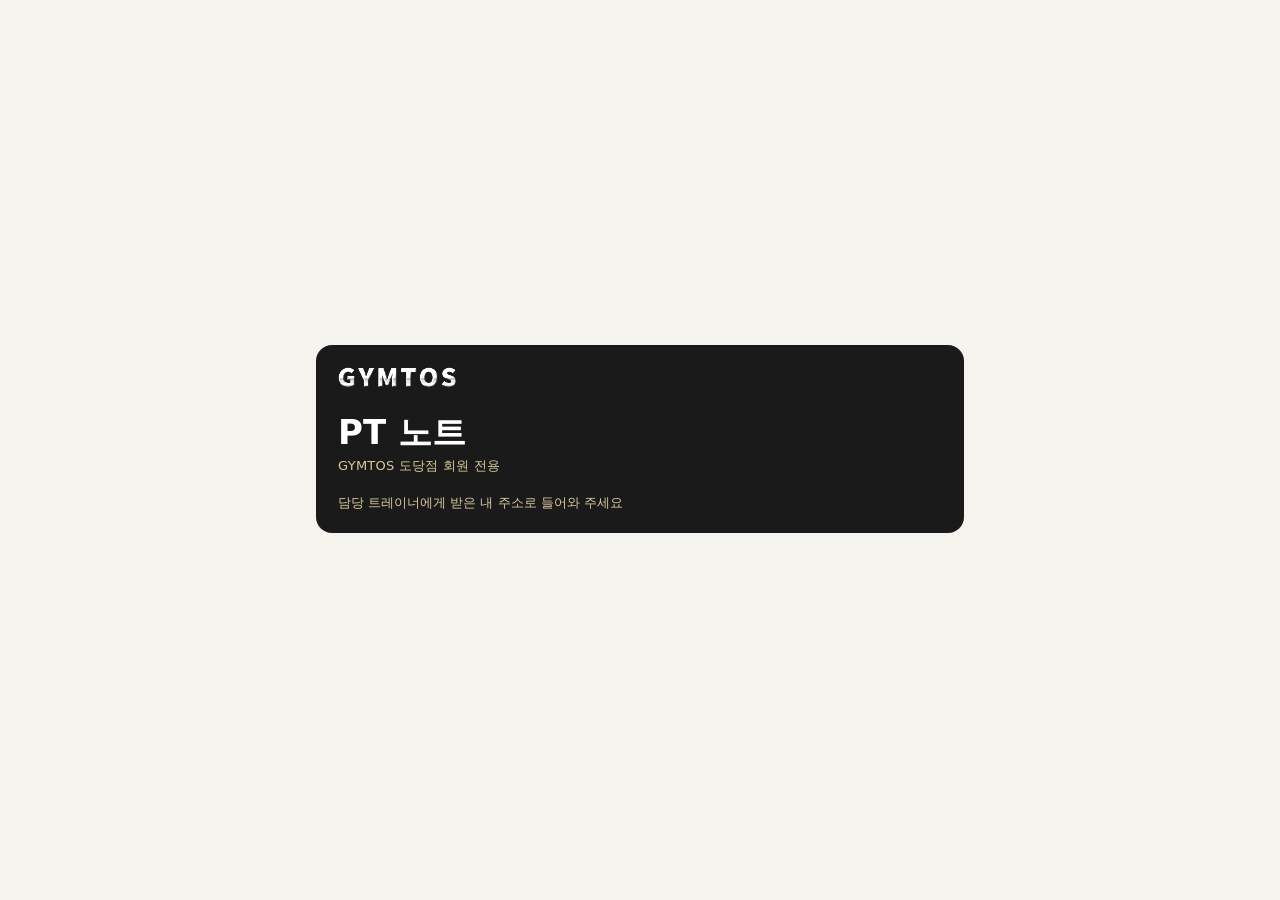
<file: index.html>
<!doctype html>
<html lang="ko">
<head>
<meta charset="utf-8">
<meta name="viewport" content="width=device-width, initial-scale=1, viewport-fit=cover">
<title>GYMTOS 도당점 PT 노트</title>
<meta name="robots" content="noindex, nofollow">
<link rel="icon" href="assets/icon.png">
<link rel="stylesheet" href="assets/style.css">
</head>
<body>
<main class="wrap" style="min-height:100vh;justify-content:center;padding-bottom:40px">
  <div class="hero"><div class="hero-main"><div class="hero-l">
    <img src="assets/logo.png" alt="GYMTOS" style="width:120px;filter:brightness(1.6)">
    <h1 style="margin-top:16px">PT 노트</h1>
    <div class="en">GYMTOS 도당점 회원 전용</div>
    <div class="who"><span>담당 트레이너에게 받은 내 주소로 들어와 주세요</span></div>
  </div></div></div>
</main>
</body>
</html>
</file>
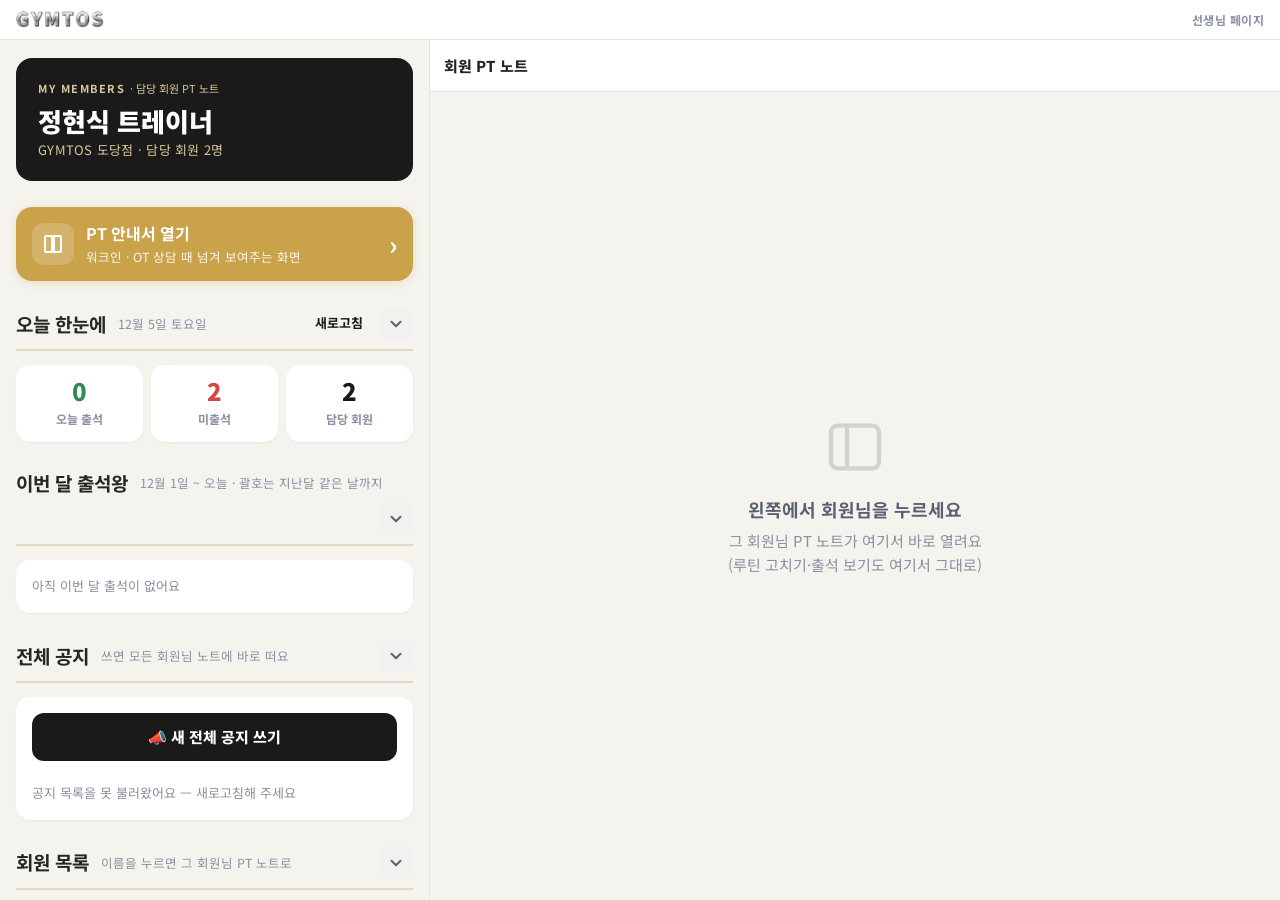
<file: coach-vpcbuw/index.html>
<!doctype html>
<html lang="ko">
<head>
<meta charset="utf-8">
<meta name="viewport" content="width=device-width, initial-scale=1, viewport-fit=cover">
<title>PT 노트 선생님 · GYMTOS 도당점</title>
<meta name="robots" content="noindex, nofollow">
<meta name="theme-color" content="#0D0D0D">
<meta name="apple-mobile-web-app-capable" content="yes">
<meta name="mobile-web-app-capable" content="yes">
<meta name="apple-mobile-web-app-title" content="PT노트 쌤">
<meta name="apple-mobile-web-app-status-bar-style" content="default">
<link rel="manifest" href="manifest.webmanifest">
<link rel="icon" href="/assets/icon-coach-192.png">
<link rel="apple-touch-icon" href="/assets/icon-coach-180.png">
<link rel="preconnect" href="https://fonts.googleapis.com">
<link rel="preconnect" href="https://fonts.gstatic.com" crossorigin>
<link rel="stylesheet" href="https://fonts.googleapis.com/css2?family=Noto+Sans+KR:wght@400;500;700;900&display=swap">
<link rel="stylesheet" href="/assets/style.css">
<script src="/assets/site.js"></script>
<style>
.wrap { padding-bottom: calc(40px + env(safe-area-inset-bottom, 0px)); }
.sum { display: grid; grid-template-columns: repeat(3, 1fr); gap: 8px; }
.sum div { background: var(--paper); border-radius: 14px; padding: 12px 8px; text-align: center; box-shadow: 0 1px 2px rgba(30, 35, 48, .06); }
.sum b { display: block; font-size: 24px; font-weight: 900; color: var(--primary); font-variant-numeric: tabular-nums; line-height: 1.2; }
.sum b.ok { color: var(--good); }
.sum small { font-size: 12px; color: var(--faint); font-weight: 700; }
.mlist { display: flex; flex-direction: column; gap: 10px; }
.mcard { background: var(--paper); border-radius: 16px; padding: 14px; box-shadow: 0 1px 2px rgba(30, 35, 48, .06); display: flex; flex-direction: column; gap: 12px; }
.mtop { display: flex; align-items: center; gap: 12px; text-decoration: none; color: inherit; }
.av { width: 48px; height: 48px; border-radius: 50%; display: grid; place-items: center; color: #fff; font-size: 20px; font-weight: 900; flex: none; }
.av.M { background: #1A1A1A; } .av.F { background: #C2185B; }
.mtop > div { flex: 1; min-width: 0; }
.mtop h3 { margin: 0; font-size: 17px; line-height: 1.3; }
.mtop p { margin: 2px 0 0; font-size: 12.5px; color: var(--faint); white-space: nowrap; overflow: hidden; text-overflow: ellipsis; }
.st { flex: none; display: inline-flex; flex-direction: column; align-items: center; gap: 4px; min-width: 66px; padding: 8px 8px 7px; border-radius: 12px; background: #F4F3F2; color: var(--sub); }
.st b { font-size: 13.5px; line-height: 1.1; }
.st small { font-size: 11px; font-variant-numeric: tabular-nums; line-height: 1.1; margin-top: -2px; opacity: .85; }
.led { width: 12px; height: 12px; border-radius: 50%; background: #CECCC7; box-shadow: inset 0 -1px 2px rgba(0, 0, 0, .15); display: block; }
.st.on { background: var(--good-tint); color: var(--good); }
.st.on .led { background: radial-gradient(circle at 35% 35%, #B9F5D0 0 18%, #2ECC71 45%, #1E9E55 100%); box-shadow: 0 0 6px 2px rgba(46, 204, 113, .65), 0 0 14px 4px rgba(46, 204, 113, .3); animation: ledon 2.4s ease-in-out infinite; }
@keyframes ledon { 0%, 100% { box-shadow: 0 0 6px 2px rgba(46, 204, 113, .65), 0 0 14px 4px rgba(46, 204, 113, .3); } 50% { box-shadow: 0 0 4px 1px rgba(46, 204, 113, .45), 0 0 8px 2px rgba(46, 204, 113, .15); } }
@media (prefers-reduced-motion: reduce) { .st.on .led { animation: none; } }
.st.off { background: #FDEDED; color: var(--bad); }
.st.off .led { background: #E9B4B4; }
.st.rest { color: #A3A9B5; }
.st.wait { opacity: .6; }
.sum b.no { color: var(--bad); }
.mrow2 { display: flex; flex-wrap: wrap; gap: 6px 14px; font-size: 12.5px; color: var(--sub); }
.mrow2 b { color: var(--ink); font-variant-numeric: tabular-nums; }
.qlinks { display: grid; grid-template-columns: repeat(4, 1fr); gap: 6px; }
.qlinks a { text-align: center; text-decoration: none; font-size: 13px; font-weight: 700; color: var(--primary); background: var(--tint); border-radius: 10px; padding: 9px 4px; }
.qlinks a.F { color: #C2185B; background: #FCE4EC; }
.qlinks a:focus-visible, .mtop:focus-visible { outline: 3px solid var(--key); outline-offset: 2px; }
.refresh { font: inherit; font-size: 13px; font-weight: 700; color: var(--primary); background: none; border: 0; cursor: pointer; margin-left: auto; padding: 4px; }
.sbar { position: sticky; top: var(--barh, 51px); z-index: 10; background: var(--page); padding: 8px 0 10px; margin: -8px 0 -4px; display: flex; flex-direction: column; gap: 8px; }
.sbox { display: flex; align-items: center; gap: 8px; background: var(--paper); border: 1.5px solid var(--rule); border-radius: 14px; padding: 0 12px; height: 46px; color: var(--faint); }
.sbox:focus-within { border-color: var(--primary); color: var(--primary); }
.sbox svg { width: 20px; height: 20px; flex: none; }
.sbox input { flex: 1; min-width: 0; border: 0; outline: 0; background: transparent; font: inherit; font-size: 16px; color: var(--ink); height: 100%; }
.sbox input::-webkit-search-cancel-button { display: none; }
.sbox button { border: 0; background: #EAE8E5; color: var(--sub); width: 24px; height: 24px; border-radius: 50%; font-size: 12px; cursor: pointer; flex: none; }
.fchips { display: flex; gap: 6px; }
.fchips button { font: inherit; font-size: 13px; font-weight: 700; padding: 6px 12px; border-radius: 99px; border: 1.5px solid var(--rule); background: var(--paper); color: var(--sub); cursor: pointer; }
.fchips button b { font-variant-numeric: tabular-nums; margin-left: 2px; }
.fchips button[aria-pressed="true"] { background: var(--primary); border-color: var(--primary); color: #fff; }
.fchips button[data-f="on"][aria-pressed="true"] { background: var(--good); border-color: var(--good); }
.fchips button[data-f="off"][aria-pressed="true"] { background: var(--bad); border-color: var(--bad); }
.nores { text-align: center; color: var(--faint); font-size: 14px; margin: 8px 0; }
.howto { font-size: 13px; color: var(--sub); line-height: 1.6; }
.howto b { color: var(--ink); }
.guidecard { display: flex; align-items: center; gap: 12px; text-decoration: none; color: #fff; background: linear-gradient(0deg, #C9A24A, #C9A24A); border-radius: 16px; padding: 14px 16px; box-shadow: 0 2px 8px rgba(201, 162, 74, .25); }
.guidecard .sc-ic { width: 42px; height: 42px; border-radius: 12px; background: rgba(255, 255, 255, .18); display: grid; place-items: center; flex: none; }
.guidecard .sc-ic svg { width: 24px; height: 24px; }
.guidecard .sc-t { flex: 1; min-width: 0; display: flex; flex-direction: column; }
.guidecard b { font-size: 16px; } .guidecard small { font-size: 12.5px; opacity: .9; }
.guidecard .sc-go { font-size: 26px; font-weight: 700; line-height: 1; }
.guidecard:focus-visible { outline: 3px solid var(--primary); outline-offset: 2px; }
/* 이번 달 출석왕 · 전체 공지 (2026-11-11) */
.rank { display: flex; flex-direction: column; gap: 8px; }
.rk { display: grid; grid-template-columns: 30px 34px 1fr auto; align-items: center; gap: 10px; text-decoration: none; color: inherit; }
.rk .no { width: 28px; height: 28px; border-radius: 50%; display: grid; place-items: center; font-weight: 900; font-size: 13px; color: var(--sub); background: #F2F1F0; }
.rk.r1 .no { background: linear-gradient(135deg, #F6D77A, #C99A2E); color: #fff; box-shadow: 0 0 10px rgba(214, 170, 60, .55); }
.rk.r2 .no { background: linear-gradient(135deg, #EBE9E6, #B3AFA8); color: #fff; }
.rk.r3 .no { background: linear-gradient(135deg, #EBC2A0, #B47A4C); color: #fff; }
.rk .av { width: 34px; height: 34px; font-size: 14px; }
.rk .nm { min-width: 0; display: flex; flex-direction: column; gap: 4px; }
.rk .nm b { font-size: 14.5px; white-space: nowrap; overflow: hidden; text-overflow: ellipsis; }
.rk .bar { height: 7px; border-radius: 99px; background: #F2F1F0; overflow: hidden; }
.rk .bar i { display: block; height: 100%; border-radius: 99px; background: var(--primary); }
.rk.F .bar i { background: #C2185B; }
.rk.r1 .bar i { background: linear-gradient(90deg, #C99A2E, #F6D77A); }
.rk .cnt { text-align: right; line-height: 1.2; }
.rk .cnt b { font-size: 16px; font-weight: 900; font-variant-numeric: tabular-nums; }
.rk .cnt small { display: block; font-size: 11px; font-weight: 700; color: var(--faint); font-variant-numeric: tabular-nums; }
.rk .cnt small.up { color: var(--good); } .rk .cnt small.dn { color: var(--bad); }
.rkmore { font: inherit; font-size: 13px; font-weight: 700; color: var(--primary); background: var(--tint); border: 0; border-radius: 10px; padding: 9px; cursor: pointer; }
.rkhide { display: none !important; }
.rank.all .rkhide { display: grid !important; }
.bnnew { width: 100%; font: inherit; font-size: 15px; font-weight: 800; color: #fff; background: var(--primary); border: 0; border-radius: 12px; padding: 12px; cursor: pointer; }
.bnf { display: flex; flex-direction: column; gap: 10px; margin-top: 2px; }
.bnf label { display: flex; flex-direction: column; gap: 5px; font-size: 13px; font-weight: 800; color: var(--sub); }
.bnf label small { font-weight: 500; color: var(--faint); font-size: 11.5px; }
.bnf input, .bnf textarea, .bnf select { font: inherit; font-size: 16px; color: var(--ink); border: 1.5px solid var(--rule); border-radius: 10px; padding: 9px 11px; background: #fff; width: 100%; box-sizing: border-box; resize: vertical; }
.bnf input:focus, .bnf textarea:focus, .bnf select:focus { outline: none; border-color: var(--primary); }
.bnf .row { display: grid; grid-template-columns: 1fr 2fr; gap: 8px; }
.bnf .row button { font: inherit; font-size: 15px; font-weight: 800; border-radius: 12px; padding: 11px; cursor: pointer; border: 1.5px solid var(--primary); background: #fff; color: var(--primary); }
.bnf .row button.fill { background: var(--primary); color: #fff; }
.bnf .row button:disabled { opacity: .5; }
.bnmsg { margin: 0; font-size: 13px; font-weight: 700; color: var(--bad); }
.bnmsg:empty { display: none; }
.bnl { display: flex; flex-direction: column; gap: 8px; margin-top: 12px; }
.bnl:empty { display: none; }
.bni { border-top: 1px dashed var(--rule); padding-top: 9px; display: grid; grid-template-columns: 1fr auto; gap: 2px 10px; align-items: start; }
.bni time { font-size: 11.5px; color: var(--faint); font-weight: 700; }
.bni b { font-size: 14.5px; grid-column: 1; }
.bni p { margin: 0; font-size: 12.5px; color: var(--sub); grid-column: 1; white-space: pre-line; }
.bni button { grid-column: 2; grid-row: 1 / span 3; align-self: center; font: inherit; font-size: 12.5px; font-weight: 800; color: var(--bad); background: #fff; border: 1.5px solid #F2C9C9; border-radius: 9px; padding: 6px 10px; cursor: pointer; }
.bni button.sure { background: var(--bad); color: #fff; border-color: var(--bad); }
.bnempty { font-size: 13px; color: var(--faint); margin: 10px 0 0; }
/* 칸 접기·펼치기 (2026-11-11 "공간 확보 — 가리기 누르면 저장") */
.fold-btn { margin-left: auto; flex: none; width: 34px; height: 34px; border: 0; border-radius: 10px; background: #F2F1F0; color: var(--sub); display: grid; place-items: center; cursor: pointer; }
.fold-btn svg { width: 18px; height: 18px; transition: transform .2s ease; }
.refresh + .fold-btn { margin-left: 0; }
.head .refresh { margin-left: auto; }
section[data-fold] .head h2 { cursor: pointer; }
section.folded .fold-btn svg { transform: rotate(-90deg); }
section.folded .fbody { display: none; }
section.folded .head { border-bottom-style: dashed; }
section.folded .head p { display: none; }
.fsum { display: none; font-size: 12.5px; font-weight: 700; color: var(--primary); white-space: nowrap; overflow: hidden; text-overflow: ellipsis; min-width: 0; }
section.folded .fsum:not(:empty) { display: inline; }
.fbody { display: flex; flex-direction: column; gap: inherit; }
@media (prefers-reduced-motion: reduce) { .fold-btn svg { transition: none; } }
/* 아이패드 화면 (2026-11-11 "PT통합노트도 아이패드버전"): 넓은 화면이면 왼쪽 = 지금 선생님 페이지, 오른쪽 = 고른 회원 PT 노트(바로 열림) */
.pane { display: none; }
@media (min-width: 760px) {
  body.pad { height: 100vh; height: 100dvh; overflow: hidden; display: grid; grid-template-columns: 380px 1fr; grid-template-rows: auto minmax(0, 1fr); }
  body.pad .bar { grid-column: 1 / -1; }
  body.pad .bar-in { max-width: none; }
  body.pad .wrap { max-width: none; width: 100%; margin: 0; overflow-y: auto; -webkit-overflow-scrolling: touch; border-right: 1px solid var(--line); padding-bottom: calc(28px + env(safe-area-inset-bottom, 0px)); box-sizing: border-box; min-height: 0; }
  body.pad .sbar { top: 0; }
  body.pad .wrap > * { flex-shrink: 0; }
  body.pad .pane { display: flex; flex-direction: column; min-width: 0; min-height: 0; background: var(--page); }
  body.pad .mcard.sel { box-shadow: 0 0 0 2.5px var(--primary), 0 4px 14px rgba(30, 35, 48, .12); }
  body.pad .mcard.sel.F { box-shadow: 0 0 0 2.5px #C2185B, 0 4px 14px rgba(30, 35, 48, .12); }
  body.pad .hero h1 { font-size: 26px; }
}
@media (min-width: 1100px) { body.pad { grid-template-columns: 430px 1fr; } }
.pane-top { display: flex; align-items: center; gap: 10px; padding: 10px 14px; border-bottom: 1px solid var(--line); background: var(--paper); min-height: 52px; box-sizing: border-box; }
.pane-top .pt-name { flex: 1; min-width: 0; font-size: 15px; font-weight: 800; white-space: nowrap; overflow: hidden; text-overflow: ellipsis; }
.pane-top .pt-name small { font-size: 12px; color: var(--faint); font-weight: 700; margin-left: 6px; }
.pane-top a, .pane-top button { flex: none; font: inherit; font-size: 13px; font-weight: 700; color: var(--primary); background: var(--tint); border: 0; border-radius: 10px; padding: 7px 12px; text-decoration: none; cursor: pointer; }
.pane-body { flex: 1; min-height: 0; position: relative; }
.pane-body iframe { position: absolute; inset: 0; width: 100%; height: 100%; border: 0; background: var(--page); }
.pane-empty { position: absolute; inset: 0; display: grid; place-items: center; text-align: center; color: var(--faint); padding: 24px; }
.pane-empty b { display: block; font-size: 18px; color: var(--sub); margin-bottom: 6px; }
.pane-empty svg { width: 64px; height: 64px; color: #D4D2CD; margin-bottom: 10px; }
</style>
</head>
<body>
<header class="bar"><div class="bar-in"><img src="/assets/logo.png" alt="GYMTOS"><span>선생님 페이지</span></div></header>
<main class="wrap">
  <div class="hero"><div class="hero-main"><div class="hero-l">
    <div class="eyebrow">MY MEMBERS <b>· 담당 회원 PT 노트</b></div>
    <h1 id="trn">정현식 트레이너</h1>
    <div class="en" id="sub">GYMTOS 도당점</div>
  </div></div></div>

  <a class="guidecard" href="guide.html">
    <span class="sc-ic" aria-hidden="true"><svg viewBox="0 0 24 24" fill="none" stroke="currentColor" stroke-width="2" stroke-linejoin="round"><path d="M4 5.5A1.5 1.5 0 0 1 5.5 4H11v16H5.5A1.5 1.5 0 0 1 4 18.5z"/><path d="M20 5.5A1.5 1.5 0 0 0 18.5 4H13v16h5.5a1.5 1.5 0 0 0 1.5-1.5z"/></svg></span>
    <span class="sc-t"><b>PT 안내서 열기</b><small>워크인 · OT 상담 때 넘겨 보여주는 화면</small></span>
    <span class="sc-go" aria-hidden="true">›</span>
  </a>

  <section data-fold="today">
    <div class="head"><h2>오늘 한눈에</h2><p id="today"></p><button class="refresh" id="refresh" type="button">새로고침</button></div>
    <div class="sum">
      <div><b class="ok" id="sOn">–</b><small>오늘 출석</small></div>
      <div><b class="no" id="sWait">–</b><small>미출석</small></div>
      <div><b id="sAll">–</b><small>담당 회원</small></div>
    </div>
  </section>

  <section id="rankSec" data-fold="rank">
    <div class="head"><h2>이번 달 출석왕</h2><p id="rankSub">출석 불러오는 중…</p></div>
    <div class="panel rank" id="rank"></div>
  </section>

  <section data-fold="bn">
    <div class="head"><h2>전체 공지</h2><p>쓰면 모든 회원님 노트에 바로 떠요</p></div>
    <div class="panel">
      <button type="button" class="bnnew" id="bnOpen">📣 새 전체 공지 쓰기</button>
      <form class="bnf" id="bnForm" hidden>
        <label>제목<input id="bnT" maxlength="80" placeholder="예: 11월 15일(토) 단축 운영 안내" autocomplete="off"></label>
        <label>내용<textarea id="bnB" rows="3" maxlength="600" placeholder="회원님께 보여줄 내용"></textarea></label>
        <label>바로가기 버튼 <small>누르면 그 화면으로 (없어도 돼요)</small><select id="bnL"><option value="">없음</option><option value="home">홈</option><option value="routine">루틴</option><option value="forms">복습지</option><option value="diet">식단</option><option value="goal">출석·목표</option><option value="body">몸변화</option></select></label>
        <label id="bnKeyWrap" hidden>선생님 열쇠 <small>처음 한 번만</small><input id="bnK" type="password" autocomplete="off"></label>
        <p class="bnmsg" id="bnMsg" role="status"></p>
        <div class="row"><button type="button" id="bnCancel">취소</button><button type="submit" class="fill" id="bnSend">모든 회원님께 보내기</button></div>
      </form>
      <div class="bnl" id="bnList"></div>
    </div>
  </section>

  <section data-fold="list">
    <div class="head"><h2>회원 목록</h2><p>이름을 누르면 그 회원님 PT 노트로</p></div>
    <div class="sbar" id="sbar">
      <label class="sbox"><svg viewBox="0 0 24 24" aria-hidden="true"><circle cx="10.5" cy="10.5" r="6.5" fill="none" stroke="currentColor" stroke-width="2.4"/><path d="M15.5 15.5 20 20" stroke="currentColor" stroke-width="2.4" stroke-linecap="round"/></svg>
        <input type="search" id="q" placeholder="회원 이름 검색 (초성도 돼요 · ㅊㅈㅎ)" autocomplete="off" aria-label="회원 이름 검색">
        <button type="button" id="qclear" aria-label="검색어 지우기" hidden>✕</button></label>
      <div class="fchips" role="group" aria-label="출석으로 거르기">
        <button type="button" data-f="all" aria-pressed="true">전체 <b id="cAll">0</b></button>
        <button type="button" data-f="on" aria-pressed="false">출석 <b id="cOn">0</b></button>
        <button type="button" data-f="off" aria-pressed="false">미출석 <b id="cOff">0</b></button>
      </div>
    </div>
    <p class="nores" id="nores" hidden>찾는 회원님이 없어요</p>
    <div class="mlist" id="list"><div class="panel empty"><h3>불러오는 중…</h3></div></div>
  </section>

  <section data-fold="howto">
    <div class="head"><h2>앱처럼 쓰기</h2></div>
    <div class="panel howto">
      <p style="margin:0 0 6px"><b>아이폰</b> 사파리에서 이 페이지 열기 → 아래 공유 버튼 → <b>홈 화면에 추가</b></p>
      <p style="margin:0">갤럭시 크롬에서 이 페이지 열기 → 오른쪽 위 ⋮ → <b>홈 화면에 추가 / 앱 설치</b></p>
      <p style="margin:8px 0 0;color:var(--faint);font-size:12px">이 주소는 선생님만 아시면 돼요. 회원님께는 각자 PT 노트 주소만 보내주세요.</p>
    </div>
  </section>
</main>
<aside class="pane" id="pane" aria-label="회원 PT 노트 보기">
  <div class="pane-top"><span class="pt-name" id="ptName">회원 PT 노트</span>
    <button type="button" id="ptReload" hidden>새로고침</button><a id="ptOpen" href="#" target="_blank" rel="noopener" hidden>새 창으로 ↗</a></div>
  <div class="pane-body" id="paneBody">
    <div class="pane-empty" id="paneEmpty"><div><svg viewBox="0 0 24 24" fill="none" stroke="currentColor" stroke-width="1.6" stroke-linejoin="round"><rect x="3" y="4" width="18" height="16" rx="2.5"/><path d="M9 4v16"/></svg><b>왼쪽에서 회원님을 누르세요</b>그 회원님 PT 노트가 여기서 바로 열려요<br>(루틴 고치기·출석 보기도 여기서 그대로)</div></div>
  </div>
</aside>
<script src="members.js"></script>
<script>
(function () {
  "use strict";
  var SITE = window.SITE || {}, BRN = (SITE.brand || "GYMTOS") + " " + (SITE.branch || "도당점");
  if (SITE.trainer) document.getElementById("trn").textContent = SITE.trainer + " 트레이너";
  document.title = "PT 노트 선생님 · " + BRN;
  var API = SITE.att_api || "";
  var LIST = window.COACH_MEMBERS || [];
  var DK = ["일", "월", "화", "수", "목", "금", "토"];
  try { sessionStorage.setItem("ptcoach", location.pathname); localStorage.setItem("ptcoach", location.pathname); sessionStorage.removeItem("ptdemo"); } catch (e) {}
  /* 루틴 고치기 열쇠 (2026-11-10): 주소 끝 #key=… 로 한 번 열면 이 휴대폰에 저장 → 회원 루틴 탭에서 바로 저장됨 */
  var km = location.hash.match(/key=([a-z0-9]{8,64})/);
  if (km) {
    try { localStorage.setItem("ptkey", km[1]); } catch (e) {}
    history.replaceState(null, "", location.pathname + location.search);
    setTimeout(function () {
      var t = document.createElement("div");
      t.textContent = "루틴 고치기 열쇠가 이 휴대폰에 저장됐어요";
      t.style.cssText = "position:fixed;left:50%;bottom:28px;transform:translateX(-50%);z-index:50;background:#272625;color:#fff;font-size:13.5px;font-weight:700;padding:10px 16px;border-radius:99px;box-shadow:0 4px 16px rgba(0,0,0,.2);max-width:calc(100% - 32px);text-align:center";
      document.body.appendChild(t); setTimeout(function () { t.remove(); }, 3200);
    }, 300);
  }
  function rtBase(r) { return r ? String(r.version || "") + "|" + String(r.updated || "") : ""; }

  function pad(n) { return (n < 10 ? "0" : "") + n; }
  function ymd(d) { return d.getFullYear() + "-" + pad(d.getMonth() + 1) + "-" + pad(d.getDate()); }
  function esc(s) { return String(s == null ? "" : s).replace(/[&<>"']/g, function (c) { return { "&": "&amp;", "<": "&lt;", ">": "&gt;", '"': "&quot;", "'": "&#39;" }[c]; }); }
  var now = new Date(), today = ymd(now);
  document.getElementById("today").textContent = (now.getMonth() + 1) + "월 " + now.getDate() + "일 " + DK[now.getDay()] + "요일";
  document.getElementById("sAll").textContent = LIST.length;
  document.getElementById("sub").textContent = BRN + " · 담당 회원 " + LIST.length + "명";

  function loadMember(slug) {
    return fetch("/m/" + slug + "/data.js", { cache: "no-store" }).then(function (r) { return r.text(); }).then(function (t) {
      var w = {}; new Function("window", t)(w); return w.MEMBER;
    });
  }
  function journeyText(M) {
    if (!M.journey || !M.journey.start) return "";
    var p = M.journey.start.split("-"), st = new Date(+p[0], +p[1] - 1, +p[2]);
    var el = (Date.now() - st.getTime()) / (86400000 * 30.44);
    var f = jFit(M, el);
    var mo = Math.max(1, Math.min(f ? Math.ceil(f.T) : 12, Math.floor(el) + 1)), stage = f ? ["1단계 기초", "2단계 벌크", "3단계 컷팅"][f.s - 1] : el < 2 ? "1단계 기초" : el < 7 ? "2단계 변화" : "3단계 자립";
    return mo + "개월차 · " + stage;
  }
  function jFit(M, el) {   /* 바프 촬영일 맞춤(journey.fit) — app.js와 같은 규칙: 기초 18%(0.75~2개월) · 컷팅 촬영 전 16주 */
    var J = M.journey; if (!J || J.mode !== "bodyprofile" || !J.fit || !J.shoot) return null;
    var d = function (s) { var p = s.split("-"); return new Date(+p[0], +p[1] - 1, +p[2]); };
    var T = (d(J.shoot) - d(J.start)) / (86400000 * 30.44); if (T <= 2) return null;
    var b = Math.max(0.75, Math.min(2, T * 0.18)), c = T - Math.max(6, Math.min(16, Math.round((T - b - 0.75) * 4.35))) / 4.35;
    return { T: T, s: el < b ? 1 : el < c ? 2 : 3 };
  }

  function isRestToday(M) {
    var R = M.routine; if (!R || R.rotation) return false;
    var key = DK[now.getDay()];
    for (var i = 0; i < R.days.length; i++) if (R.days[i].day === key) return !!R.days[i].rest;
    return false;
  }
  function card(slug, M, days) {
    var sex = M.sex === "F" ? "F" : "M", base = "/m/" + slug + "/";
    var on = days && days[today] != null, rest = isRestToday(M);
    var st = !days ? '<span class="st wait"><i class="led"></i><b>확인 중</b></span>'
      : on ? '<span class="st on"><i class="led"></i><b>출석</b>' + (days[today] ? '<small>' + esc(days[today]) + '</small>' : '') + '</span>'
      : rest ? '<span class="st rest"><i class="led"></i><b>쉬는 날</b></span>'
      : '<span class="st off"><i class="led"></i><b>미출석</b></span>';
    var info = "";
    if (days) {
      var ym = today.slice(0, 7), cnt = 0, last = "";
      Object.keys(days).forEach(function (k) { if (k.slice(0, 7) === ym) cnt++; if (k > last) last = k; });
      info = '<span>이번 달 출석 <b>' + cnt + '회</b></span><span>마지막 <b>' + (last ? (+last.slice(5, 7)) + "/" + (+last.slice(8)) : "없음") + '</b></span>';
    }
    var R = M.routine || {};
    info += '<span>루틴 <b>' + esc(R.version || "–") + (M._rted ? ' ✎' : '') + '</b></span><span>복습지 <b>' + (M.forms || []).length + '개</b></span>';
    var jt = journeyText(M);
    var stKey = !days ? "wait" : on ? "on" : rest ? "rest" : "off";
    return '<div class="mcard ' + sex + '" data-name="' + esc(M.name) + '" data-cho="' + esc(cho(M.name)) + '" data-st="' + stKey + '"><a class="mtop" href="' + base + '#home"><span class="av ' + sex + '">' + esc(M.name.charAt(0)) + '</span>' +
      '<div><h3>' + esc(M.name) + ' 회원님</h3><p>' + esc(M.goal || "") + (jt ? ' · ' + jt : '') + '</p></div>' + st + '</a>' +
      '<div class="mrow2">' + info + '</div>' +
      '<div class="qlinks"><a class="' + sex + '" href="' + base + '#home">홈</a><a class="' + sex + '" href="' + base + '#goal">출석·목표</a>' +
      '<a class="' + sex + '" href="' + base + '#routine">루틴</a><a class="' + sex + '" href="' + base + '#forms">복습지</a></div></div>';
  }
  /* 초성 검색: "OO" → "ㅊㅈㅎ" */
  var CHO = "ㄱㄲㄴㄷㄸㄹㅁㅂㅃㅅㅆㅇㅈㅉㅊㅋㅌㅍㅎ";
  function cho(t) {
    return String(t).split("").map(function (c) {
      var k = c.charCodeAt(0) - 0xAC00;
      return k >= 0 && k < 11172 ? CHO.charAt(Math.floor(k / 588)) : c;
    }).join("");
  }
  function barH() { var b = document.querySelector(".bar"); if (b) document.documentElement.style.setProperty("--barh", (b.getBoundingClientRect().height - 1) + "px"); }
  barH(); window.addEventListener("resize", barH); if (document.fonts && document.fonts.ready) document.fonts.ready.then(barH);
  var FILTER = "all";
  function applyFilter() {
    var q = document.getElementById("q").value.replace(/\s+/g, ""), n = 0, on = 0, off = 0, all = 0;
    document.getElementById("qclear").hidden = !q;
    var onlyCho = q && /^[ㄱ-ㅎ]+$/.test(q);
    Array.prototype.forEach.call(document.querySelectorAll(".mcard"), function (el) {
      var name = el.getAttribute("data-name") || "", st = el.getAttribute("data-st");
      var hit = !q || name.indexOf(q) >= 0 || (onlyCho && (el.getAttribute("data-cho") || "").indexOf(q) >= 0);
      if (hit) { all++; if (st === "on") on++; if (st === "off") off++; }
      var show = hit && (FILTER === "all" || st === FILTER);
      el.hidden = !show; if (show) n++;
    });
    document.getElementById("cAll").textContent = all;
    document.getElementById("cOn").textContent = on;
    document.getElementById("cOff").textContent = off;
    document.getElementById("nores").hidden = n > 0 || !document.querySelector(".mcard");
  }
  document.getElementById("q").addEventListener("input", applyFilter);
  document.getElementById("qclear").addEventListener("click", function () { var i = document.getElementById("q"); i.value = ""; applyFilter(); i.focus(); });
  Array.prototype.forEach.call(document.querySelectorAll(".fchips button"), function (b) {
    b.addEventListener("click", function () {
      FILTER = b.getAttribute("data-f");
      Array.prototype.forEach.call(document.querySelectorAll(".fchips button"), function (o) { o.setAttribute("aria-pressed", String(o === b)); });
      applyFilter();
    });
  });

  /* ---------------- 칸 접기·펼치기 (2026-11-11): 제목이나 ⌄ 누르면 접힘/펼침, 이 폰에 기억(localStorage ptcoach:fold) */
  var FOLD_KEY = "ptcoach:fold", FOLDED = {};
  try { FOLDED = JSON.parse(localStorage.getItem(FOLD_KEY) || "{}") || {}; } catch (e) { FOLDED = {}; }
  function fsum(k, t) { var el = document.querySelector('section[data-fold="' + k + '"] .fsum'); if (el) el.textContent = t || ""; }
  Array.prototype.forEach.call(document.querySelectorAll("section[data-fold]"), function (sec) {
    var k = sec.getAttribute("data-fold"), head = sec.querySelector(".head"), body = document.createElement("div");
    body.className = "fbody"; body.id = "fb-" + k;
    while (head.nextSibling) body.appendChild(head.nextSibling);
    sec.appendChild(body);
    var h2 = head.querySelector("h2"), sum = document.createElement("span");
    sum.className = "fsum"; h2.insertAdjacentElement("afterend", sum);
    var btn = document.createElement("button");
    btn.type = "button"; btn.className = "fold-btn"; btn.setAttribute("aria-controls", body.id);
    btn.innerHTML = '<svg viewBox="0 0 24 24" fill="none" stroke="currentColor" stroke-width="2.6" stroke-linecap="round" stroke-linejoin="round" aria-hidden="true"><path d="m6 9 6 6 6-6"/></svg>';
    head.appendChild(btn);
    function set(f, save) {
      sec.classList.toggle("folded", f);
      btn.setAttribute("aria-expanded", String(!f));
      btn.setAttribute("aria-label", h2.textContent + (f ? " 펼치기" : " 접기"));
      if (save) { if (f) FOLDED[k] = 1; else delete FOLDED[k]; try { localStorage.setItem(FOLD_KEY, JSON.stringify(FOLDED)); } catch (e) {} }
    }
    set(!!FOLDED[k], false);
    function toggle() { set(!sec.classList.contains("folded"), true); }
    btn.addEventListener("click", toggle);
    h2.addEventListener("click", toggle);
  });

  /* ---------------- 아이패드 화면 (2026-11-11): 폭 760px 넘으면 두 칸 — 왼쪽 회원 목록, 오른쪽에 그 회원 PT 노트를 바로 띄움 */
  var PAD_MQ = window.matchMedia("(min-width: 760px)"), paneFrame = null, paneSlug = "";
  function isPad() { return PAD_MQ.matches; }
  function padSet() { document.body.classList.toggle("pad", isPad()); }
  padSet();
  if (PAD_MQ.addEventListener) PAD_MQ.addEventListener("change", padSet); else if (PAD_MQ.addListener) PAD_MQ.addListener(padSet);
  function paneMark() {
    Array.prototype.forEach.call(document.querySelectorAll(".mcard"), function (el) {
      var a = el.querySelector(".mtop"), m = a && a.getAttribute("href").match(/^\/m\/([^\/]+)\//);
      el.classList.toggle("sel", !!m && m[1] === paneSlug);
    });
  }
  function paneOpen(href) {
    var m = href.match(/^\/m\/([^\/]+)\/(#.*)?$/); if (!m) return false;
    paneSlug = m[1];
    var body = document.getElementById("paneBody");
    document.getElementById("paneEmpty").hidden = true;
    if (!paneFrame) { paneFrame = document.createElement("iframe"); paneFrame.title = "회원 PT 노트"; body.appendChild(paneFrame); }
    var cur = paneFrame.getAttribute("src") || "";
    if (cur.split("#")[0] === "/m/" + m[1] + "/" && paneFrame.contentWindow) { try { paneFrame.contentWindow.location.hash = (m[2] || "#home"); } catch (e) { paneFrame.src = href; } }
    else paneFrame.src = href;
    var card = null;
    Array.prototype.forEach.call(document.querySelectorAll(".mcard"), function (el) { if (el.querySelector('.mtop[href^="/m/' + m[1] + '/"]')) card = el; });
    var nm = card ? card.getAttribute("data-name") : "";
    document.getElementById("ptName").innerHTML = esc(nm ? nm + " 회원님" : "회원 PT 노트") + '<small>선생님 보기</small>';
    var op = document.getElementById("ptOpen"); op.href = href; op.hidden = false;
    document.getElementById("ptReload").hidden = false;
    try { sessionStorage.setItem("ptpane", href); } catch (e) {}
    paneMark();
    return true;
  }
  document.getElementById("ptReload").addEventListener("click", function () { if (paneFrame) try { paneFrame.contentWindow.location.reload(); } catch (e) { paneFrame.src = paneFrame.src; } });
  document.querySelector("main.wrap").addEventListener("click", function (e) {
    if (!isPad() || e.metaKey || e.ctrlKey) return;
    var a = e.target.closest('a[href^="/m/"]'); if (!a) return;
    if (paneOpen(a.getAttribute("href"))) e.preventDefault();
  });

  /* ---------------- 이번 달 출석왕 (2026-11-11): 출석 창고 기록으로 이번 달 출석 횟수 순위 + 지난달 같은 날까지와 비교 */
  function renderRank(rows) {
    var ym = today.slice(0, 7), dd = +today.slice(8);
    var pm = new Date(now.getFullYear(), now.getMonth() - 1, 1), pym = pm.getFullYear() + "-" + pad(pm.getMonth() + 1);
    var list = rows.map(function (r) {
      var c = 0, p = 0;
      Object.keys(r.days || {}).forEach(function (k) { if (k.slice(0, 7) === ym) c++; else if (k.slice(0, 7) === pym && +k.slice(8) <= dd) p++; });
      return { r: r, c: c, p: p };
    }).sort(function (a, b) { return b.c - a.c || b.p - a.p || String(a.r.M.name).localeCompare(String(b.r.M.name), "ko"); });
    var max = list.length ? Math.max(1, list[0].c) : 1, rank = 0, prev = -1;
    document.getElementById("rankSub").textContent = (now.getMonth() + 1) + "월 1일 ~ 오늘 · 괄호는 지난달 같은 날까지";
    if (!list.length || !list[0].c) { document.getElementById("rank").innerHTML = '<p class="bnempty" style="margin:0">아직 이번 달 출석이 없어요</p>'; return; }
    var h = list.map(function (x, i) {
      if (x.c !== prev) { rank = i + 1; prev = x.c; }
      var M = x.r.M, sex = M.sex === "F" ? "F" : "M", d = x.c - x.p;
      var dl = d > 0 ? '<small class="up">▲' + d + ' (' + x.p + ')</small>' : d < 0 ? '<small class="dn">▼' + (-d) + ' (' + x.p + ')</small>' : '<small>– (' + x.p + ')</small>';
      return '<a class="rk ' + sex + (rank <= 3 && x.c ? ' r' + rank : '') + (i >= 5 ? ' rkhide' : '') + '" href="/m/' + x.r.slug + '/#goal">' +
        '<span class="no">' + rank + '</span><span class="av ' + sex + '">' + esc(M.name.charAt(0)) + '</span>' +
        '<span class="nm"><b>' + esc(M.name) + '</b><span class="bar"><i style="width:' + Math.round(x.c / max * 100) + '%"></i></span></span>' +
        '<span class="cnt"><b>' + x.c + '회</b>' + dl + '</span></a>';
    }).join("");
    if (list.length > 5) h += '<button type="button" class="rkmore" id="rkMore">전체 순위 보기 (' + list.length + '명)</button>';
    var box = document.getElementById("rank"); box.classList.remove("all"); box.innerHTML = h;
    fsum("rank", "1등 " + list[0].r.M.name + " " + list[0].c + "회");
    var mb = document.getElementById("rkMore");
    if (mb) mb.addEventListener("click", function () { var on = box.classList.toggle("all"); mb.textContent = on ? "접기" : "전체 순위 보기 (" + list.length + "명)"; });
  }

  /* ---------------- 전체 공지 (2026-11-11): 창고 "전체공지" 탭 → 모든 회원 노트 공지에 같이 나옴 */
  function bnKey() { try { return localStorage.getItem("ptkey") || ""; } catch (e) { return ""; } }
  var bnTimer = null;
  function bnDraw(list) {
    var box = document.getElementById("bnList");
    if (list === null) { box.innerHTML = '<p class="bnempty">창고(Apps Script)를 새 버전으로 배포하면 쓸 수 있어요</p>'; return; }
    fsum("bn", list.length ? "보낸 공지 " + list.length + "개 · 최근 " + list[0].title : "보낸 공지 없음");
    box.innerHTML = list.length ? list.map(function (n) {
      return '<div class="bni"><time>' + esc(n.date) + ' · 모든 회원님께 보냄</time><b>' + esc(n.title) + '</b>' + (n.body ? '<p>' + esc(n.body) + '</p>' : '') +
        '<button type="button" data-id="' + esc(n.id) + '">삭제</button></div>';
    }).join("") : '<p class="bnempty">보낸 전체 공지가 없어요 (60일 지난 공지는 회원님께 안 보여요)</p>';
  }
  function bnLoad() {
    fetch(API + "?m=coach&a=bn", { cache: "no-store" }).then(function (r) { return r.json(); })
      .then(function (j) { bnDraw(j && j.ok && Array.isArray(j.bnotices) ? j.bnotices : null); })
      .catch(function () { document.getElementById("bnList").innerHTML = '<p class="bnempty">공지 목록을 못 불러왔어요 — 새로고침해 주세요</p>'; });
  }
  function bnPost(body) {
    body.m = "coach"; body.key = document.getElementById("bnK").value.trim() || bnKey();
    function once() { return fetch(API, { method: "POST", body: JSON.stringify(body) }).then(function (r) { return r.json(); }); }
    return once().catch(function () { return new Promise(function (ok) { setTimeout(ok, 2500); }).then(once); }).then(function (j) {
      if (j && j.ok) { try { localStorage.setItem("ptkey", body.key); } catch (e) {} }
      return j;
    });
  }
  function bnErr(j) {
    var e = j && j.error, m = document.getElementById("bnMsg");
    if (e === "key") { try { localStorage.removeItem("ptkey"); } catch (x) {} document.getElementById("bnKeyWrap").hidden = false; m.textContent = "선생님 열쇠가 맞지 않아요. 다시 넣어 주세요"; }
    else if (e === "action" || (j && j.ok && !j.bnotices)) m.textContent = "창고(Apps Script)를 새 버전으로 다시 배포해야 보낼 수 있어요";
    else if (e === "title") m.textContent = "제목을 넣어 주세요";
    else m.textContent = "보내지 못했어요 — 잠깐 뒤 다시 눌러 주세요";
  }
  var bnForm = document.getElementById("bnForm"), bnOpen = document.getElementById("bnOpen");
  bnOpen.addEventListener("click", function () {
    bnForm.hidden = false; bnOpen.hidden = true; document.getElementById("bnMsg").textContent = "";
    document.getElementById("bnKeyWrap").hidden = !!bnKey();
    document.getElementById("bnT").focus();
  });
  document.getElementById("bnCancel").addEventListener("click", function () { bnForm.hidden = true; bnOpen.hidden = false; });
  bnForm.addEventListener("submit", function (e) {
    e.preventDefault();
    var t = document.getElementById("bnT").value.trim(), m = document.getElementById("bnMsg");
    if (!t) { m.textContent = "제목을 넣어 주세요"; return; }
    if (!bnKey() && !document.getElementById("bnK").value.trim()) { document.getElementById("bnKeyWrap").hidden = false; m.textContent = "선생님 열쇠를 넣어 주세요"; return; }
    var btn = document.getElementById("bnSend"); btn.disabled = true; btn.textContent = "보내는 중…"; m.textContent = "";
    bnPost({ a: "bn_add", title: t, body: document.getElementById("bnB").value.trim(), link: document.getElementById("bnL").value })
      .then(function (j) {
        if (!j || !j.ok || !j.bnotices) { bnErr(j); return; }
        bnDraw(j.bnotices);
        bnForm.reset(); bnForm.hidden = true; bnOpen.hidden = false;
        bnToast("모든 회원님 노트에 공지가 올라갔어요");
      })
      .catch(function () { m.textContent = "보내지 못했어요 — 인터넷 연결을 확인하고 다시 눌러 주세요"; })
      .then(function () { btn.disabled = false; btn.textContent = "모든 회원님께 보내기"; });
  });
  document.getElementById("bnList").addEventListener("click", function (e) {
    var b = e.target.closest("button[data-id]"); if (!b || b.disabled) return;
    if (!b.classList.contains("sure")) {
      b.classList.add("sure"); b.textContent = "한 번 더";
      clearTimeout(bnTimer); bnTimer = setTimeout(function () { b.classList.remove("sure"); b.textContent = "삭제"; }, 2500);
      return;
    }
    if (!bnKey()) { bnOpen.click(); document.getElementById("bnMsg").textContent = "삭제하려면 선생님 열쇠를 먼저 넣고 공지를 보내 주세요"; return; }
    b.disabled = true; b.textContent = "지우는 중";
    bnPost({ a: "bn_del", id: b.getAttribute("data-id") }).then(function (j) {
      if (j && j.ok && j.bnotices) { bnDraw(j.bnotices); bnToast("공지를 지웠어요"); } else { b.disabled = false; b.textContent = "삭제"; b.classList.remove("sure"); bnToast("지우지 못했어요"); }
    }).catch(function () { b.disabled = false; b.textContent = "삭제"; b.classList.remove("sure"); bnToast("지우지 못했어요 — 다시 눌러 주세요"); });
  });
  function bnToast(msg) {
    var t = document.createElement("div");
    t.textContent = msg; t.setAttribute("role", "status");
    t.style.cssText = "position:fixed;left:50%;bottom:28px;transform:translateX(-50%);z-index:50;background:#272625;color:#fff;font-size:13.5px;font-weight:700;padding:10px 16px;border-radius:99px;box-shadow:0 4px 16px rgba(0,0,0,.2);max-width:calc(100% - 32px);text-align:center";
    document.body.appendChild(t); setTimeout(function () { t.remove(); }, 2800);
  }
  bnLoad();

  /* 공개 회원 목록 (2026-11-14 트레이너 요청 — 팀장님 PT 노트 페이지에서 보이게):
     선생님 페이지를 열 때마다 창고 저장소에 pub:m:roster-list:members = [{slug,name,sex,goal,start}] 저장(선생님 열쇠).
     누구나 GET ?m=roster-list 응답의 kv["pub:m:roster-list:members"] 로 읽음 (창고 코드 변경·재배포 없음).
     폰에서 회원을 만들고·고치고·지우는 기능이 생기면 그 저장 끝에 window.ptPublishRoster(rows) 를 부를 것. */
  function publishRoster(rows) {
    var key = bnKey();
    if (!API || !key) return Promise.resolve(null);
    var list = (rows || []).filter(function (r) { return r && r.M; }).map(function (r) {
      return { slug: r.slug, name: r.M.name || "", sex: r.M.sex || "", goal: r.M.goal || "", start: (r.M.journey && r.M.journey.start) || "" };
    });
    var body = { a: "kv_set", m: "coach", key: key, k: "pub:m:roster-list:members", v: list };
    function once() { return fetch(API, { method: "POST", body: JSON.stringify(body) }).then(function (r) { return r.json(); }); }
    return once().catch(function () { return new Promise(function (ok) { setTimeout(ok, 2500); }).then(once); }).catch(function () { return null; });
  }
  window.ptPublishRoster = publishRoster;

  function render() {
    var box = document.getElementById("list");
    Promise.all(LIST.map(function (slug) {
      return loadMember(slug).then(function (M) { return { slug: slug, M: M }; }).catch(function () { return null; });
    })).then(function (rows) {
      rows = rows.filter(Boolean);
      publishRoster(rows);
      box.innerHTML = rows.map(function (r) { return card(r.slug, r.M, null); }).join("");
      fsum("list", rows.length + "명");
      if (isPad() && !paneSlug) { var last = ""; try { last = sessionStorage.getItem("ptpane") || ""; } catch (e) {} if (last) paneOpen(last); }
      paneMark();
      applyFilter();
      var done = 0, onN = 0, restN = 0;
      rows.forEach(function (r, i) {
        fetch(API + "?m=" + encodeURIComponent(r.slug), { cache: "no-store" }).then(function (x) { return x.json(); })
          .then(function (j) {
            /* 선생님이 폰에서 고친 루틴(창고)이 있으면 그걸로 — 쉬는 날·버전도 그대로 맞춤 */
            if (j && j.ok && j.routine && j.routine.routine && j.routine.base === rtBase(r.M.routine)) { r.M.routine = j.routine.routine; r.M._rted = 1; }
            return j && j.ok ? j.days : {};
          }).catch(function () { return {}; })
          .then(function (days) {
            r.days = days;
            var el = box.children[i]; if (el) el.outerHTML = card(r.slug, r.M, days);
            paneMark();
            applyFilter();
            if (days[today] != null) onN++; else if (isRestToday(r.M)) restN++;
            done++;
            document.getElementById("sOn").textContent = onN;
            document.getElementById("sWait").textContent = done === rows.length ? (rows.length - onN - restN) : "…";
            if (done === rows.length) fsum("today", "출석 " + onN + " · 미출석 " + (rows.length - onN - restN));
            if (done === rows.length) renderRank(rows);
          });
      });
    });
  }
  render();
  document.getElementById("refresh").addEventListener("click", render);
  document.addEventListener("visibilitychange", function () { if (!document.hidden) render(); });
})();
</script>
</body>
</html>
</file>
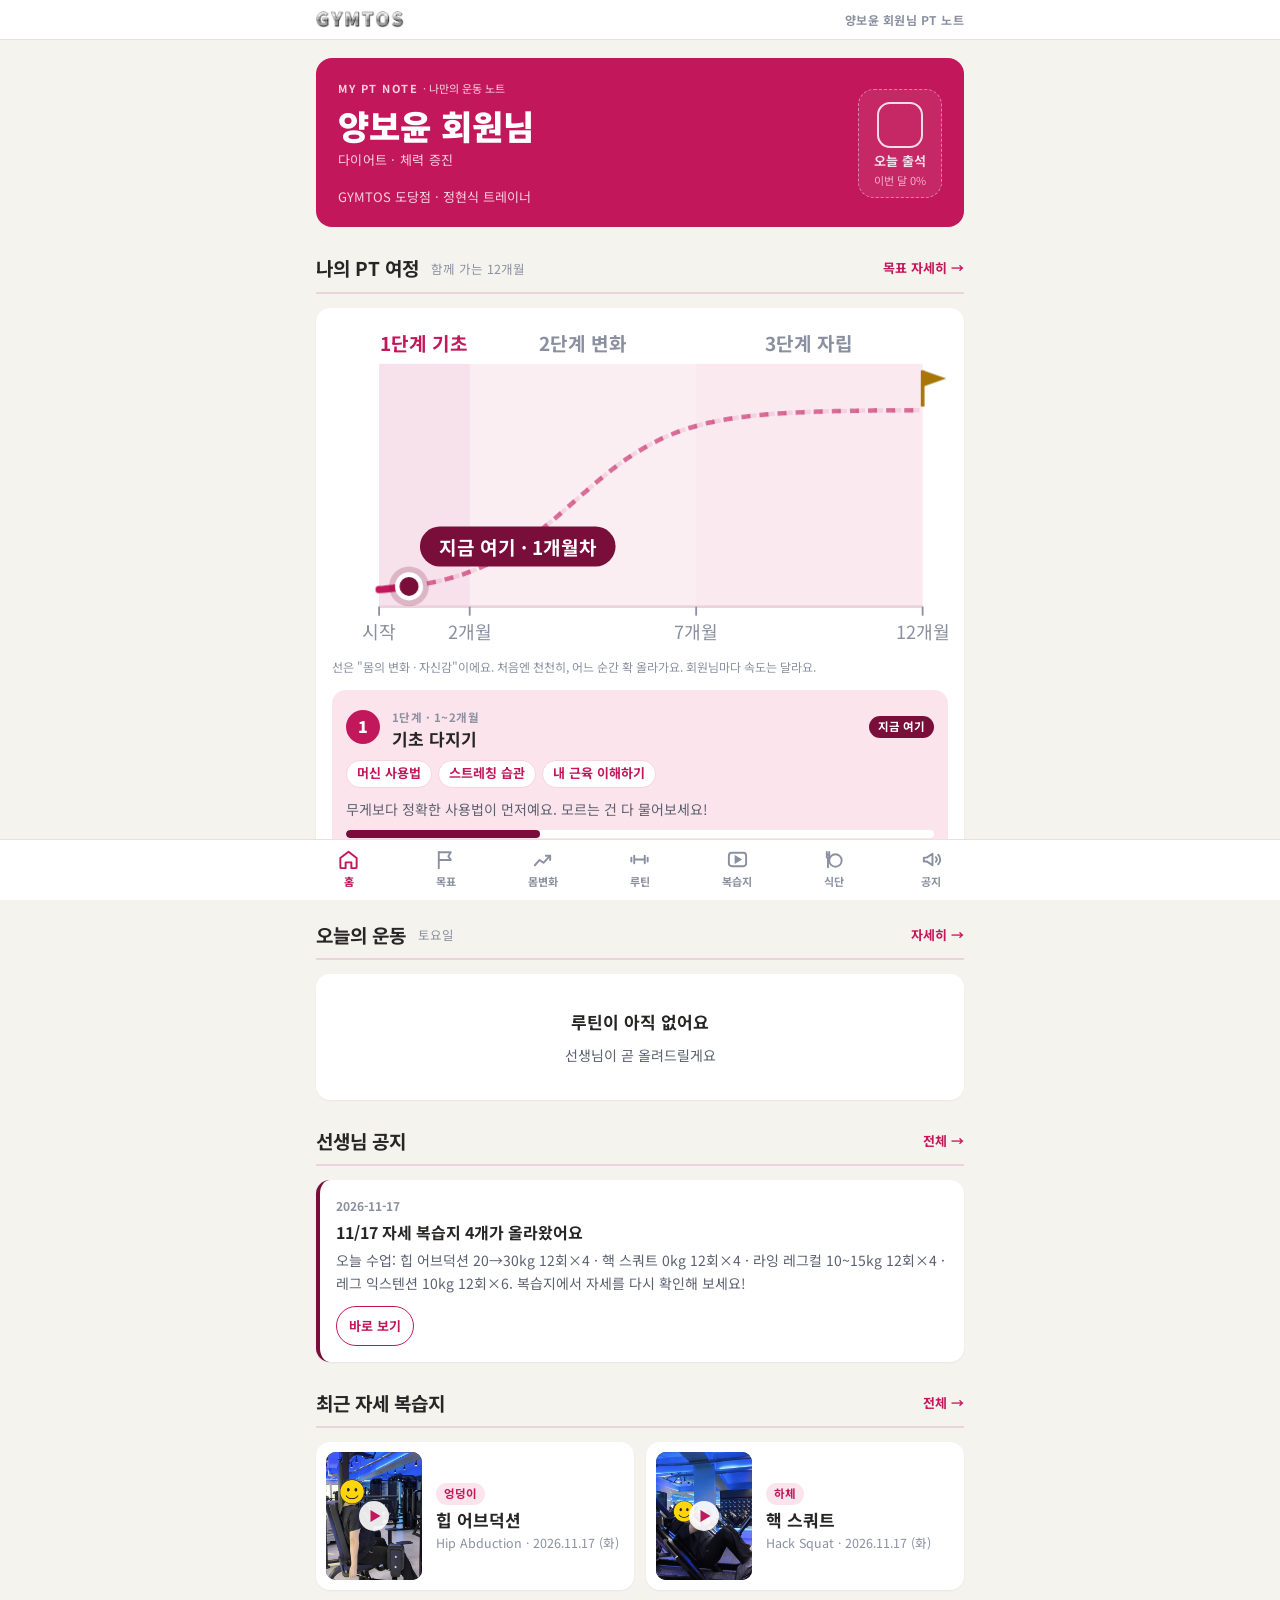
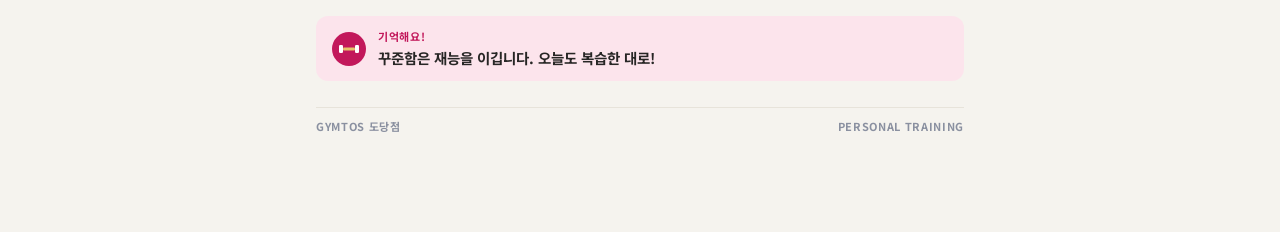
<file: m/boyun-gb2cwi/index.html>
<!doctype html>
<html lang="ko">
<head>
<meta charset="utf-8">
<meta name="viewport" content="width=device-width, initial-scale=1, viewport-fit=cover">
<title>양보윤 회원님 PT 노트 · GYMTOS 도당점</title>
<meta name="description" content="내 루틴, 자세 복습지, 식단, 선생님 공지를 한곳에서">
<meta name="robots" content="noindex, nofollow">
<meta name="theme-color" content="#C2185B">
<meta property="og:type" content="website">
<meta property="og:title" content="양보윤 회원님 PT 노트 · GYMTOS 도당점">
<meta property="og:description" content="내 루틴, 자세 복습지, 식단, 선생님 공지를 한곳에서">
<meta property="og:image" content="https://run6792864-alt.github.io/m/boyun-gb2cwi/og.jpg">
<meta property="og:image:width" content="1200">
<meta property="og:image:height" content="630">
<link rel="icon" href="../../assets/icon.png">
<link rel="apple-touch-icon" href="../../assets/icon.png">
<link rel="preconnect" href="https://fonts.googleapis.com">
<link rel="preconnect" href="https://fonts.gstatic.com" crossorigin>
<link rel="stylesheet" href="https://fonts.googleapis.com/css2?family=Noto+Sans+KR:wght@400;500;700;900&display=swap">
<link rel="stylesheet" href="../../assets/style.css">
</head>
<body>
<svg width="0" height="0" style="position:absolute" aria-hidden="true">
  <symbol id="i-check" viewBox="0 0 12 12"><path d="M2.4 6.3 5 8.7l4.6-5.2" fill="none" stroke="#fff" stroke-width="1.9" stroke-linecap="round" stroke-linejoin="round"/></symbol>
  <symbol id="i-x" viewBox="0 0 12 12"><path d="M3.3 3.3l5.4 5.4M8.7 3.3 3.3 8.7" fill="none" stroke="#fff" stroke-width="1.9" stroke-linecap="round"/></symbol>
</svg>
<header class="bar"><div class="bar-in"><a href="#home"><img src="../../assets/logo.png" alt="GYMTOS"></a><span>양보윤 회원님 PT 노트</span></div></header>
<main class="wrap"><div class="view" id="view" aria-live="polite"></div></main>
<nav class="tabs" aria-label="메뉴"><div class="tabs-in">
  <a href="#home" data-tab="home"><svg viewBox="0 0 24 24" fill="none" stroke="currentColor" stroke-width="2" stroke-linejoin="round"><path d="M3.5 10.5 12 4l8.5 6.5V20a1 1 0 0 1-1 1H15v-6H9v6H4.5a1 1 0 0 1-1-1z"/></svg>홈</a>
  <a href="#forms" data-tab="forms"><svg viewBox="0 0 24 24" fill="none" stroke="currentColor" stroke-width="2" stroke-linejoin="round"><rect x="3" y="5" width="18" height="14" rx="3"/><path d="m10 9 5 3-5 3z" fill="currentColor"/></svg>복습지</a>
  <a href="#routine" data-tab="routine"><svg viewBox="0 0 24 24" fill="none" stroke="currentColor" stroke-width="2" stroke-linecap="round"><path d="M6.5 8v8M17.5 8v8M3.5 10v4M20.5 10v4M6.5 12h11"/></svg>루틴</a>
  <a href="#diet" data-tab="diet"><svg viewBox="0 0 24 24" fill="none" stroke="currentColor" stroke-width="2" stroke-linecap="round"><circle cx="13" cy="13" r="6.5"/><path d="M4 4v6M6.5 4v6M4 7h2.5M5.2 10v10"/></svg>식단</a>
  <a href="#notice" data-tab="notice"><svg viewBox="0 0 24 24" fill="none" stroke="currentColor" stroke-width="2" stroke-linejoin="round"><path d="M4 10v4h3l6 4V6L7 10z"/><path d="M16.5 9.5a3.5 3.5 0 0 1 0 5M19 7a7 7 0 0 1 0 10" stroke-linecap="round"/></svg>공지</a>
</div></nav>
<script src="data.js"></script>
<script src="../../assets/site.js"></script>
<script src="../../assets/exicons.js"></script>
<script src="../../assets/app.js"></script>
</body>
</html>
</file>
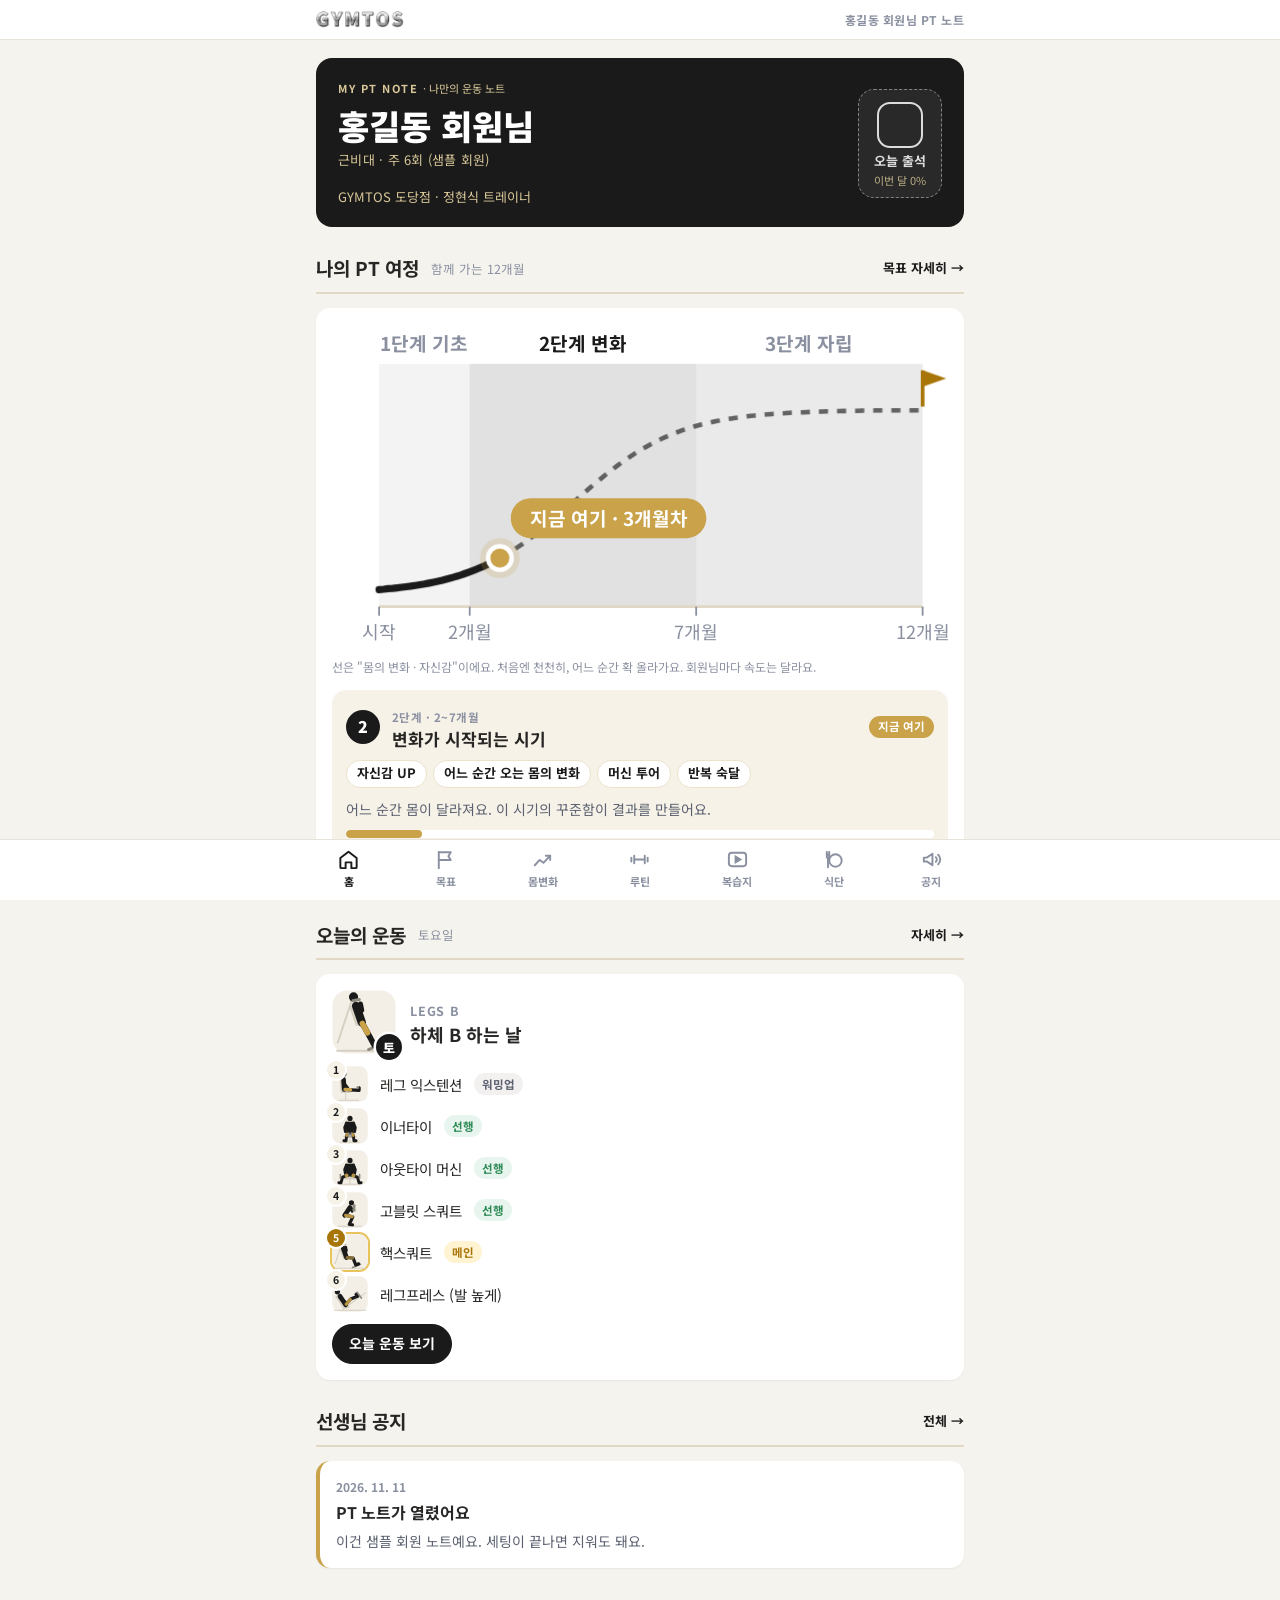
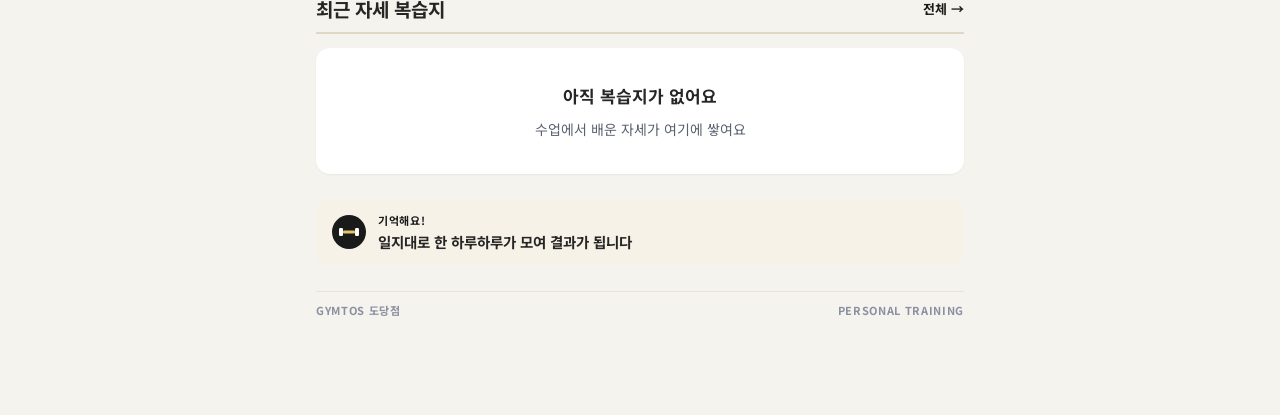
<file: m/sample-k7d2qx/index.html>
<!doctype html>
<html lang="ko">
<head>
<meta charset="utf-8">
<meta name="viewport" content="width=device-width, initial-scale=1, viewport-fit=cover">
<title>홍길동 회원님 PT 노트 · GYMTOS 도당점</title>
<meta name="description" content="내 루틴, 자세 복습지, 식단, 선생님 공지를 한곳에서">
<meta name="robots" content="noindex, nofollow">
<meta name="theme-color" content="#1A1A1A">
<meta property="og:type" content="website">
<meta property="og:title" content="홍길동 회원님 PT 노트 · GYMTOS 도당점">
<meta property="og:description" content="내 루틴, 자세 복습지, 식단, 선생님 공지를 한곳에서">
<meta property="og:image" content="https://run6792864-alt.github.io/m/sample-k7d2qx/og.jpg">
<meta property="og:image:width" content="1200">
<meta property="og:image:height" content="630">
<link rel="icon" href="../../assets/icon.png">
<link rel="apple-touch-icon" href="../../assets/icon.png">
<link rel="preconnect" href="https://fonts.googleapis.com">
<link rel="preconnect" href="https://fonts.gstatic.com" crossorigin>
<link rel="stylesheet" href="https://fonts.googleapis.com/css2?family=Noto+Sans+KR:wght@400;500;700;900&display=swap">
<link rel="stylesheet" href="../../assets/style.css">
</head>
<body>
<svg width="0" height="0" style="position:absolute" aria-hidden="true">
  <symbol id="i-check" viewBox="0 0 12 12"><path d="M2.4 6.3 5 8.7l4.6-5.2" fill="none" stroke="#fff" stroke-width="1.9" stroke-linecap="round" stroke-linejoin="round"/></symbol>
  <symbol id="i-x" viewBox="0 0 12 12"><path d="M3.3 3.3l5.4 5.4M8.7 3.3 3.3 8.7" fill="none" stroke="#fff" stroke-width="1.9" stroke-linecap="round"/></symbol>
</svg>
<header class="bar"><div class="bar-in"><a href="#home"><img src="../../assets/logo.png" alt="GYMTOS"></a><span>홍길동 회원님 PT 노트</span></div></header>
<main class="wrap"><div class="view" id="view" aria-live="polite"></div></main>
<nav class="tabs" aria-label="메뉴"><div class="tabs-in">
  <a href="#home" data-tab="home"><svg viewBox="0 0 24 24" fill="none" stroke="currentColor" stroke-width="2" stroke-linejoin="round"><path d="M3.5 10.5 12 4l8.5 6.5V20a1 1 0 0 1-1 1H15v-6H9v6H4.5a1 1 0 0 1-1-1z"/></svg>홈</a>
  <a href="#forms" data-tab="forms"><svg viewBox="0 0 24 24" fill="none" stroke="currentColor" stroke-width="2" stroke-linejoin="round"><rect x="3" y="5" width="18" height="14" rx="3"/><path d="m10 9 5 3-5 3z" fill="currentColor"/></svg>복습지</a>
  <a href="#routine" data-tab="routine"><svg viewBox="0 0 24 24" fill="none" stroke="currentColor" stroke-width="2" stroke-linecap="round"><path d="M6.5 8v8M17.5 8v8M3.5 10v4M20.5 10v4M6.5 12h11"/></svg>루틴</a>
  <a href="#diet" data-tab="diet"><svg viewBox="0 0 24 24" fill="none" stroke="currentColor" stroke-width="2" stroke-linecap="round"><circle cx="13" cy="13" r="6.5"/><path d="M4 4v6M6.5 4v6M4 7h2.5M5.2 10v10"/></svg>식단</a>
  <a href="#notice" data-tab="notice"><svg viewBox="0 0 24 24" fill="none" stroke="currentColor" stroke-width="2" stroke-linejoin="round"><path d="M4 10v4h3l6 4V6L7 10z"/><path d="M16.5 9.5a3.5 3.5 0 0 1 0 5M19 7a7 7 0 0 1 0 10" stroke-linecap="round"/></svg>공지</a>
</div></nav>
<script src="data.js"></script>
<script src="../../assets/site.js"></script>
<script src="../../assets/exicons.js"></script>
<script src="../../assets/app.js"></script>
</body>
</html>
</file>
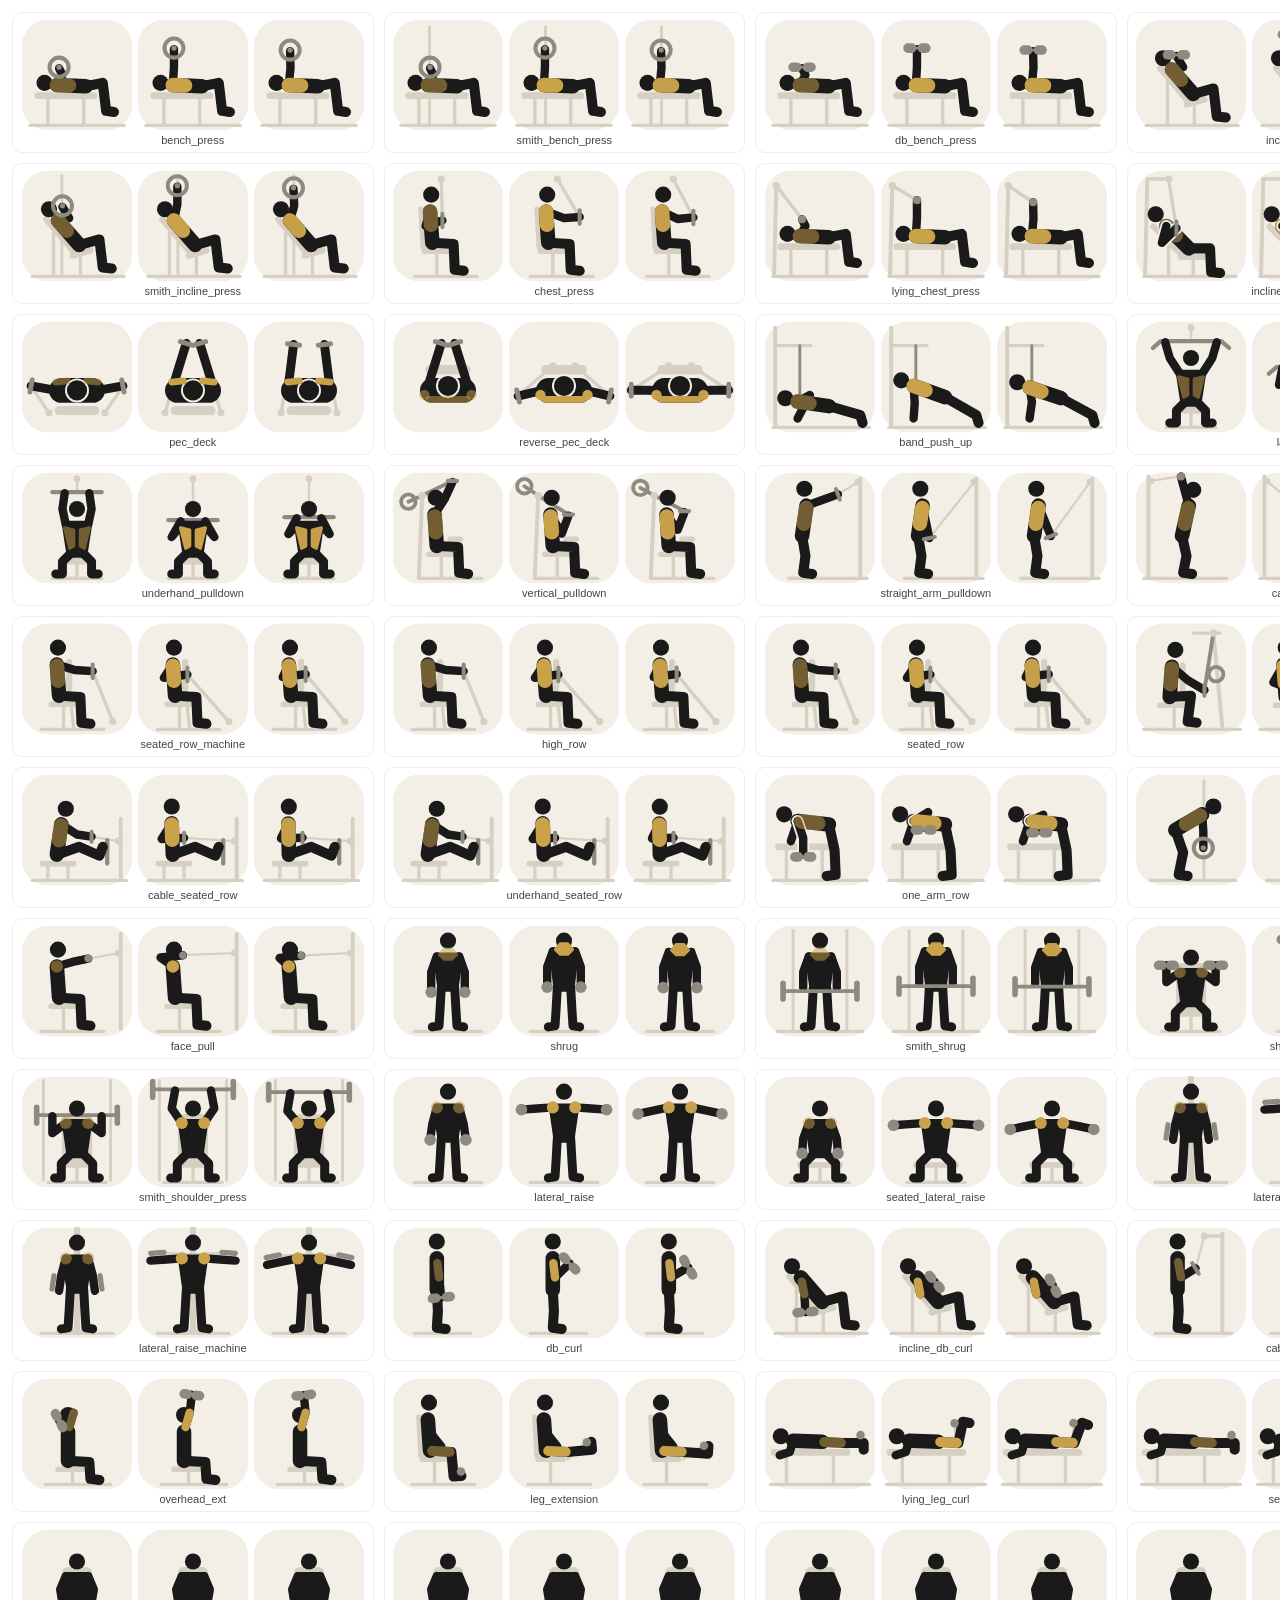
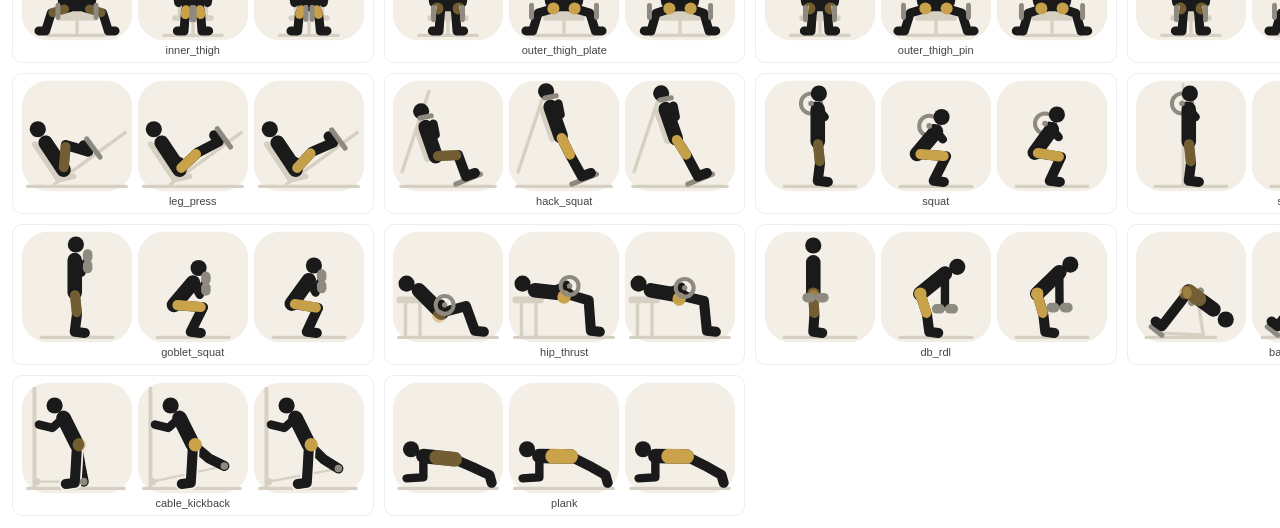
<file: _tools/exicons_sheet.html>
<!doctype html><html lang="ko"><meta charset="utf-8"><title>움직이는 운동 아이콘 확인판</title>
<!-- 움직이는 운동 아이콘(assets/exicons.js) 확인용: 종목마다 시작 자세 · 끝 자세 · 움직이는 모습. 브라우저로 열어서 봄 (?sex=F 여성 테마, ?only=a,b) -->
<style>body{margin:0;background:#fff;font-family:sans-serif;font-size:11px;color:#444}#g{display:grid;grid-template-columns:repeat(4,1fr);gap:10px;padding:12px;width:1500px;box-sizing:border-box}
.c{display:flex;flex-direction:column;gap:3px;align-items:center;border:1px solid #eee;border-radius:10px;padding:6px}.c div{display:flex;gap:4px}.c svg{width:112px;height:112px;display:block}</style>
<div id="g"></div><script src="../assets/exicons.js"></script><script>
var q=new URLSearchParams(location.search),sex=q.get("sex")||"M",only=q.get("only"),seen=[],keys=EXI.keys().filter(function(k){return !only||only.split(",").indexOf(k)>=0});
document.getElementById("g").innerHTML=keys.map(function(k){return '<div class="c"><div>'+EXI.frame(k,0,sex)+EXI.frame(k,1,sex)+EXI.svg(k,{sex:sex})+'</div>'+k+'</div>'}).join("");
</script></html>
</file>
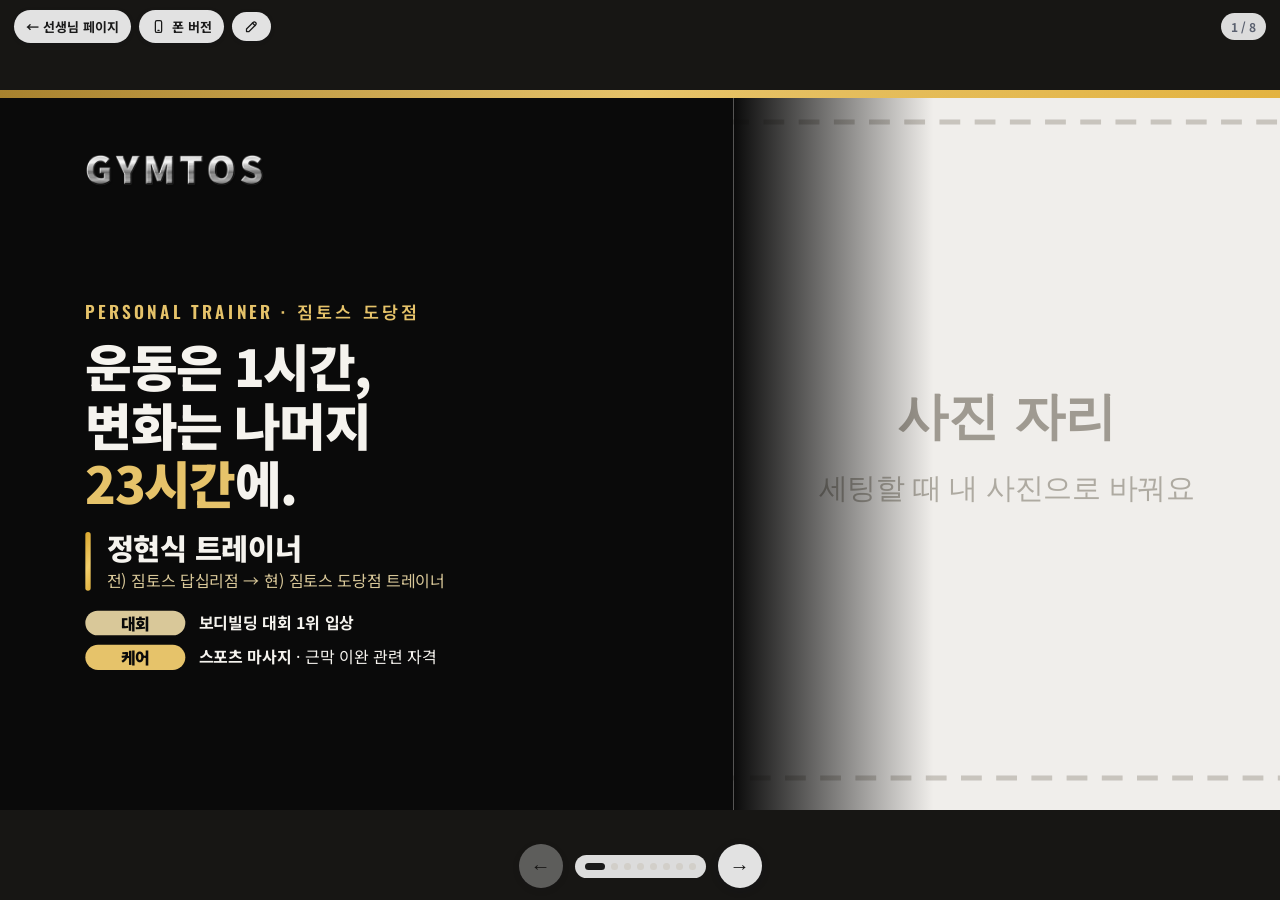
<file: coach-vpcbuw/guide.html>
<!doctype html>
<html lang="ko">
<head>
<meta charset="utf-8">
<meta name="viewport" content="width=device-width, initial-scale=1, viewport-fit=cover">
<title>PT 안내서 · GYMTOS 정현식 트레이너</title>
<meta name="robots" content="noindex, nofollow">
<meta name="theme-color" content="#1A1A1A">
<meta name="apple-mobile-web-app-capable" content="yes">
<meta name="mobile-web-app-capable" content="yes">
<link rel="icon" href="/assets/icon-coach-192.png">
<script>
/* 아이패드·컴퓨터처럼 가로로 넓은 화면은 가로형(intro.html)으로 — 위 버튼으로 고른 게 있으면 그걸 따름 (2026-11-07) */
(function () { try { var v = localStorage.getItem("ptview");
  if (v === "pad" || (!v && window.innerWidth >= 900 && window.innerWidth > window.innerHeight)) location.replace("intro.html");
} catch (e) {} })();
</script>
<link rel="preconnect" href="https://fonts.googleapis.com">
<link rel="preconnect" href="https://fonts.gstatic.com" crossorigin>
<link rel="stylesheet" href="https://fonts.googleapis.com/css2?family=Noto+Sans+KR:wght@400;500;700;900&display=swap">
<style>
/* PT 안내서 (2026-11-06, 처음 이름 세일즈북 → "대놓고 세일즈 느낌"이라 PT 안내서로) — 워크인·OT 상담 때 선생님 폰으로 한 장씩 넘겨 보여주는 화면. 시안 A 5장 + 시안 B(지금 관리 현황) */
:root {
  --navy: #1A1A1A; --navy2: #0D0D0D; --pink: #C9A24A; --pink2: #E6C36A; --pinkT: #FBF3DF; --gold: #A87508; --goldT: #FFF3D1;
  --tint: #F6F2E8; --page: #F5F3EE; --paper: #FFFFFF; --ink: #272625; --sub: #5B6170; --faint: #8A90A0; --muted: #D9C899; --rule: #E0D8C4; --line: #F2F1F0;
  --font: "Noto Sans KR", "Apple SD Gothic Neo", "Malgun Gothic", sans-serif;
  color-scheme: light;
}
* { box-sizing: border-box; }
html, body { margin: 0; height: 100%; background: var(--navy2); color: var(--ink); font-family: var(--font); -webkit-text-size-adjust: 100%; }
.deck { height: 100%; display: flex; overflow-x: auto; overflow-y: hidden; scroll-snap-type: x mandatory; scrollbar-width: none; overscroll-behavior-x: contain; }
.deck::-webkit-scrollbar { display: none; }
.pg { flex: 0 0 100%; height: 100%; scroll-snap-align: start; scroll-snap-stop: always; overflow-y: auto; -webkit-overflow-scrolling: touch; background: var(--page); }
.pg.dark { background: var(--navy); color: #fff; }
.pg.blue { background: var(--tint); }
.in { max-width: 460px; min-height: 100%; margin: 0 auto; display: flex; flex-direction: column; gap: 16px;
  padding: calc(64px + env(safe-area-inset-top, 0px)) max(20px, env(safe-area-inset-right, 0px)) calc(88px + env(safe-area-inset-bottom, 0px)) max(20px, env(safe-area-inset-left, 0px)); position: relative; }

/* 위·아래 고정 막대 */
.top { position: fixed; top: 0; left: 0; right: 0; z-index: 20; display: flex; align-items: center; gap: 8px;
  padding: calc(10px + env(safe-area-inset-top, 0px)) max(14px, env(safe-area-inset-right, 0px)) 10px max(14px, env(safe-area-inset-left, 0px)); pointer-events: none; }
.top > * { pointer-events: auto; }
.tbtn { font: inherit; font-size: 13px; font-weight: 700; border: 0; border-radius: 99px; padding: 7px 12px; cursor: pointer; text-decoration: none; background: rgba(255, 255, 255, .9); color: var(--navy); box-shadow: 0 1px 4px rgba(15, 22, 40, .12); }
.tbtn.ic { width: 34px; height: 34px; padding: 0; display: grid; place-items: center; }
.tbtn.ic svg { width: 17px; height: 17px; }
.top .cnt { margin-left: auto; font-size: 12px; font-weight: 700; color: var(--faint); font-variant-numeric: tabular-nums; background: rgba(255, 255, 255, .85); border-radius: 99px; padding: 5px 10px; }
.bot { position: fixed; left: 0; right: 0; bottom: 0; z-index: 20; display: flex; align-items: center; justify-content: center; gap: 14px;
  padding: 12px max(16px, env(safe-area-inset-right, 0px)) calc(14px + env(safe-area-inset-bottom, 0px)) max(16px, env(safe-area-inset-left, 0px)); pointer-events: none; }
.bot > * { pointer-events: auto; }
.dots { display: flex; gap: 6px; background: rgba(255, 255, 255, .85); border-radius: 99px; padding: 8px 10px; }
.dots button { width: 7px; height: 7px; border-radius: 4px; border: 0; padding: 0; background: #D2CFC9; cursor: pointer; transition: width .2s; }
.dots button[aria-current="true"] { width: 20px; background: var(--navy); }
.nav { width: 44px; height: 44px; border-radius: 50%; border: 0; font-size: 20px; font-weight: 900; cursor: pointer; background: var(--navy); color: #fff; box-shadow: 0 2px 8px rgba(15, 22, 40, .2); }
.nav.prev { background: rgba(255, 255, 255, .92); color: var(--navy); }
.nav:disabled { opacity: .3; cursor: default; }
button:focus-visible, a:focus-visible, input:focus-visible { outline: 3px solid var(--pink); outline-offset: 2px; }

/* 공통 */
.kick { display: flex; align-items: center; gap: 8px; }
.kick .n { background: var(--navy); color: #fff; font-size: 12px; font-weight: 900; padding: 2px 8px; border-radius: 5px; }
.kick .t { font-size: 12px; font-weight: 700; color: var(--pink); letter-spacing: .06em; }
h2 { margin: 0; font-size: 27px; line-height: 1.32; font-weight: 900; text-wrap: balance; }
.lead { margin: 0; font-size: 14.5px; color: var(--sub); }
.card { background: var(--paper); border-radius: 16px; }
.cta { margin-top: auto; background: var(--navy); color: #fff; border-radius: 18px; padding: 18px; display: flex; flex-direction: column; gap: 8px; }
.cta small { font-size: 11.5px; font-weight: 700; letter-spacing: .12em; color: var(--pink2); }
.cta b { font-size: 19px; line-height: 1.4; }
.swipe { font-size: 13px; color: var(--faint); text-align: center; margin: 0; }

/* 1 표지 */
.brand { display: flex; align-items: baseline; gap: 8px; }
.brand b { font-size: 20px; font-weight: 900; letter-spacing: .18em; color: #E1DFDC; }
.brand span { font-size: 12px; font-weight: 700; color: var(--muted); }
.ring1, .ring2 { position: absolute; border-radius: 50%; pointer-events: none; }
.ring1 { right: -90px; top: 150px; width: 300px; height: 300px; border: 2px solid rgba(255, 255, 255, .07); }
.ring2 { right: -40px; top: 200px; width: 200px; height: 200px; border: 2px solid rgba(201, 162, 74, .25); }
.cover-h { margin-top: 56px; display: flex; flex-direction: column; gap: 14px; position: relative; }
.cover-h .ey { font-size: 12px; font-weight: 700; letter-spacing: .16em; color: var(--pink2); }
.cover-h h1 { margin: 0; font-size: 36px; line-height: 1.28; font-weight: 900; }
.cover-h p { margin: 0; font-size: 15px; line-height: 1.6; color: #E5E2DC; }
.cstat { margin-top: auto; display: flex; flex-direction: column; gap: 10px; }
.cstat .when { font-size: 12px; font-weight: 700; color: var(--muted); }
.tiles3 { display: grid; grid-template-columns: repeat(3, minmax(0, 1fr)); gap: 8px; }
.tiles3 div, .tiles4 div { background: var(--navy2); border-radius: 14px; padding: 14px 8px; display: flex; flex-direction: column; align-items: center; gap: 2px; }
.tiles3 b, .tiles4 b { font-size: 27px; font-weight: 900; color: #fff; font-variant-numeric: tabular-nums; line-height: 1.2; }
.tiles3 b small, .tiles4 b small { font-size: 13px; margin-left: 2px; }
.tiles3 > div > span, .tiles4 > div > span { font-size: 11.5px; color: var(--muted); }
[hidden] { display: none !important; }
.who { background: var(--pink); border-radius: 14px; padding: 14px 16px; display: flex; flex-direction: column; gap: 2px; }
.who b { font-size: 16px; } .who span { font-size: 12px; color: var(--pinkT); }
.edit-n { cursor: default; }
body.editing .edit-n { outline: 2px dashed var(--pink2); outline-offset: 3px; border-radius: 6px; cursor: pointer; }

/* 2 관리 방식 */
.feat { display: grid; grid-template-columns: repeat(2, minmax(0, 1fr)); gap: 10px; }
.feat div { background: var(--paper); border-radius: 16px; padding: 16px 14px; display: flex; flex-direction: column; gap: 8px; }
.feat i { width: 40px; height: 40px; border-radius: 12px; background: var(--tint); display: flex; align-items: center; justify-content: center; }
.feat i.p { background: var(--pinkT); }
.feat svg { width: 24px; height: 24px; }
.feat b { font-size: 15px; } .feat span { font-size: 12.5px; line-height: 1.5; color: var(--sub); }

/* 3 PT 노트 미리보기 */
.phone { align-self: center; width: 268px; height: 520px; border-radius: 34px; background: var(--ink); padding: 9px; box-shadow: 0 18px 40px rgba(26, 26, 26, .25); flex: none; }
.scr { width: 100%; height: 100%; border-radius: 26px; background: var(--page); overflow: hidden; display: flex; flex-direction: column; }
.scr .hd { background: #fff; padding: 12px 14px 8px; display: flex; justify-content: space-between; border-bottom: 1px solid #EAE8E5; font-size: 11px; font-weight: 900; letter-spacing: .14em; color: var(--sub); }
.scr .hd small { font-size: 9px; letter-spacing: 0; color: var(--faint); font-weight: 700; }
.scr .bd { padding: 10px; display: flex; flex-direction: column; gap: 8px; flex: 1; }
.mhero { background: var(--navy); color: #fff; border-radius: 12px; padding: 12px; display: flex; justify-content: space-between; align-items: center; }
.mhero b { display: block; font-size: 15px; } .mhero small { font-size: 9.5px; color: var(--muted); }
.mchk { width: 54px; height: 54px; border: 1.5px dashed rgba(255, 255, 255, .55); border-radius: 10px; display: flex; flex-direction: column; align-items: center; justify-content: center; gap: 2px; font-size: 8.5px; font-weight: 700; }
.mchk i { width: 18px; height: 18px; border-radius: 5px; border: 2px solid var(--pink2); animation: blink 1.6s ease-in-out infinite; }
@keyframes blink { 0%, 100% { box-shadow: 0 0 8px rgba(230, 195, 106, .9); } 50% { box-shadow: 0 0 2px rgba(230, 195, 106, .3); } }
.mbox { background: #fff; border-radius: 12px; padding: 10px; display: flex; flex-direction: column; gap: 6px; font-size: 10.5px; }
.mbox > b { font-size: 10.5px; }
.mrow { display: flex; align-items: center; gap: 8px; border-radius: 8px; padding: 6px 8px; background: var(--tint); }
.mrow.g { background: #FCF1D2; }
.mrow em { font-style: normal; font-size: 9px; font-weight: 900; color: #fff; background: var(--navy); border-radius: 4px; padding: 1px 5px; }
.mrow.g em { background: #C9961A; }
.mrow span { flex: 1; font-weight: 700; } .mrow small { font-size: 10px; font-weight: 700; color: var(--navy); }
.mrow.g small { color: #9A6B00; }
.mib { flex-direction: row; align-items: center; gap: 8px; font-weight: 700; }
.mib em { font-style: normal; font-size: 8.5px; font-weight: 900; color: #fff; background: var(--navy); border-radius: 4px; padding: 2px 5px; }
.mtabs { background: #fff; border-top: 1px solid #EAE8E5; display: grid; grid-template-columns: repeat(6, minmax(0, 1fr)); padding: 6px 4px 8px; font-size: 8px; color: var(--faint); text-align: center; }
.mtabs b { color: var(--navy); }
.note3 { margin: 0; font-size: 14px; line-height: 1.6; color: #444342; text-align: center; }
.note3 b { color: var(--navy); }

/* 4 여정 */
.jsvg { padding: 14px 12px 10px; } .jsvg svg { width: 100%; height: auto; display: block; }
.stg { display: flex; flex-direction: column; gap: 8px; }
.stg div { background: var(--paper); border-radius: 14px; padding: 12px 14px; display: flex; gap: 12px; align-items: flex-start; }
.stg div.now { border: 2px solid var(--pink); }
.stg i { flex: none; width: 30px; height: 30px; border-radius: 50%; background: var(--navy); color: #fff; font-style: normal; font-weight: 900; font-size: 14px; display: flex; align-items: center; justify-content: center; }
.stg .now i { background: var(--pink); } .stg i.g { background: var(--gold); }
.stg b { display: block; font-size: 15px; } .stg b small { font-size: 12px; color: var(--faint); }
.stg span { font-size: 13px; line-height: 1.5; color: var(--sub); }

/* 5 첫 달 */
.tl { padding: 16px; display: flex; flex-direction: column; }
.tl > div { display: flex; gap: 12px; }
.tl .rail { display: flex; flex-direction: column; align-items: center; }
.tl .rail i { width: 12px; height: 12px; border-radius: 50%; background: var(--navy); flex: none; margin-top: 3px; }
.tl .rail u { width: 2px; flex: 1; background: var(--rule); }
.tl .tx { display: flex; flex-direction: column; gap: 2px; padding-bottom: 14px; }
.tl .tx small { font-size: 12px; font-weight: 700; color: var(--navy); }
.tl .tx b { font-size: 15px; } .tl .tx span { font-size: 13px; color: var(--sub); }
.tl .p i { background: var(--pink); } .tl .p small { color: var(--pink); }
.tl .g i { background: var(--gold); } .tl .g small { color: var(--gold); }
.perk { background: var(--navy2); border-radius: 12px; padding: 12px 14px; display: flex; justify-content: space-between; align-items: center; gap: 12px; }
.perk span { font-size: 13px; color: var(--muted); flex: none; } .perk b { font-size: 14px; text-align: right; }
.contact { font-size: 12.5px; color: var(--muted); text-align: center; }

/* 6 관리 현황 */
.st-head { background: var(--navy); color: #fff; margin: calc(-64px - env(safe-area-inset-top, 0px)) -20px 0; padding: calc(64px + env(safe-area-inset-top, 0px)) 22px 24px; display: flex; flex-direction: column; gap: 10px; }
.live { display: inline-flex; align-items: center; gap: 6px; font-size: 11.5px; font-weight: 700; color: #B9F2C9; }
.live i { width: 8px; height: 8px; border-radius: 50%; background: #3DDC84; box-shadow: 0 0 8px #3DDC84; animation: blink2 2s ease-in-out infinite; }
@keyframes blink2 { 50% { opacity: .45; } }
.st-head h2 { color: #fff; }
.st-head p { margin: 0; font-size: 13.5px; color: var(--muted); }
.tiles4 { display: grid; grid-template-columns: repeat(2, minmax(0, 1fr)); gap: 8px; margin-top: 4px; }
.tiles4 div { align-items: flex-start; padding: 12px 14px; }
.sec { display: flex; align-items: baseline; gap: 8px; flex-wrap: wrap; }
.sec .n { background: var(--navy); color: #fff; font-size: 12px; font-weight: 900; padding: 2px 8px; border-radius: 5px; }
.sec b { font-size: 18px; } .sec small { font-size: 12px; color: var(--faint); }
.feed { padding: 4px 14px; }
.feed div { display: flex; gap: 10px; align-items: center; padding: 11px 0; border-bottom: 1px solid var(--line); }
.feed div:last-child { border-bottom: 0; }
.feed time { flex: none; width: 44px; font-size: 12px; font-weight: 700; color: var(--faint); font-variant-numeric: tabular-nums; }
.feed em { flex: none; font-style: normal; font-size: 11px; font-weight: 900; color: #fff; border-radius: 5px; padding: 2px 7px; background: var(--navy); }
.feed em.r { background: var(--pink); } .feed em.d { background: var(--gold); }
.feed span { font-size: 13.5px; line-height: 1.4; min-width: 0; }
.mem { display: flex; flex-direction: column; gap: 8px; }
.mem > div { background: var(--paper); border-radius: 14px; padding: 12px 14px; display: flex; flex-direction: column; gap: 8px; }
.mem .r1 { display: flex; align-items: center; gap: 8px; }
.mem .r1 b { font-size: 15px; }
.mem .r1 em { font-style: normal; font-size: 11px; font-weight: 700; border-radius: 99px; padding: 2px 8px; background: var(--line); color: var(--sub); }
.mem .r1 em.s2 { background: var(--pink); color: #fff; } .mem .r1 em.s3 { background: var(--gold); color: #fff; }
.mem .r1 small { margin-left: auto; font-size: 12px; font-weight: 700; color: var(--sub); }
.mem .r2 { display: flex; flex-wrap: wrap; gap: 6px; }
.mem .r2 span { font-size: 12px; font-weight: 700; color: var(--navy); background: var(--tint); border-radius: 6px; padding: 3px 8px; }
.mem .r2 span.d { color: var(--gold); background: var(--goldT); }
.endcta { background: var(--pink); color: #fff; border-radius: 18px; padding: 20px 18px; display: flex; flex-direction: column; gap: 6px; }
.endcta b { font-size: 20px; line-height: 1.4; } .endcta span { font-size: 13px; color: var(--pinkT); }
.loading { color: var(--faint); font-size: 13px; text-align: center; padding: 14px 0; margin: 0; }

/* 트레이너 소개 (2026-11-06 소개 PPT를 안내서에 합침) */
.pg.dark .kick .n { background: var(--pink); }
.pf-hero { position: relative; border-radius: 20px; overflow: hidden; height: 300px; flex: none; background: #181717; }
.pf-hero img { width: 100%; height: 100%; object-fit: cover; object-position: 50% 18%; display: block; }
.pf-hero div { position: absolute; left: 0; right: 0; bottom: 0; padding: 40px 16px 14px; background: linear-gradient(180deg, rgba(13, 13, 13, 0), rgba(13, 13, 13, .92)); display: flex; flex-direction: column; gap: 2px; }
.pf-hero small { font-size: 11px; font-weight: 700; letter-spacing: .16em; color: var(--pink2); }
.pf-hero b { font-size: 26px; font-weight: 900; } .pf-hero span { font-size: 13px; color: #E5E2DC; }
.pg.dark h2 { color: #fff; }
.quals { display: flex; flex-direction: column; gap: 8px; }
.quals div { background: var(--navy2); border-radius: 14px; padding: 12px 14px; border-left: 4px solid var(--muted); }
.quals div.p { border-left-color: var(--pink2); } .quals div.g { border-left-color: #E3B341; }
.quals em { font-style: normal; font-size: 12px; font-weight: 700; letter-spacing: .04em; color: var(--muted); }
.quals div.p em { color: var(--pink2); } .quals div.g em { color: #E3B341; }
.quals ul { margin: 6px 0 0; padding: 0; list-style: none; display: flex; flex-direction: column; gap: 4px; }
.quals li { font-size: 14px; line-height: 1.45; color: #F1EFEC; }
.career { display: flex; align-items: center; gap: 8px; flex-wrap: wrap; font-size: 13.5px; color: var(--muted); }
.career i { font-style: normal; color: var(--pink2); font-weight: 900; } .career b { color: #fff; }

/* 이런 고민 */
.chat { display: flex; flex-direction: column; gap: 14px; }
.chat > div { display: flex; flex-direction: column; gap: 6px; }
.chat q, .chat p { margin: 0; font-size: 14.5px; line-height: 1.45; padding: 10px 14px; max-width: 82%; }
.chat q { quotes: none; align-self: flex-start; background: var(--paper); color: var(--ink); border-radius: 18px 18px 18px 4px; box-shadow: 0 1px 3px rgba(26, 26, 26, .08); }
.chat p { align-self: flex-end; background: var(--pink); color: #fff; border-radius: 18px 18px 4px 18px; }
.chat p b { color: #fff; }

/* 여정 계단 */
.stair { position: relative; height: 214px; display: flex; align-items: flex-end; padding: 0 2px; }
.stair > div { display: flex; flex-direction: column; gap: 1px; padding: 8px 8px; color: #fff; }
.stair .s1 { flex: 2; height: 74px; background: #EAE7E2; color: var(--navy); border-radius: 12px 0 0 0; }
.stair .s2 { flex: 5; height: 134px; background: #726F69; border-radius: 12px 0 0 0; }
.stair .s3 { flex: 5; height: 194px; background: var(--navy); border-radius: 12px 12px 0 0; }
.stair small { font-size: 10.5px; font-weight: 700; opacity: .85; } .stair b { font-size: 14px; line-height: 1.3; }
.stair .s3 em { margin-top: auto; align-self: flex-start; font-style: normal; font-size: 11px; font-weight: 900; color: var(--navy); background: #E3B341; border-radius: 99px; padding: 3px 9px; }
.stair .tag { position: absolute; font-size: 11px; font-weight: 900; border-radius: 99px; padding: 4px 9px; white-space: nowrap; }
.stair .t1 { left: 2px; bottom: 82px; background: var(--pink); color: #fff; }
.stair .t2 { left: 18%; bottom: 142px; background: #fff; color: var(--pink); border: 2px solid var(--pink); }
.months { display: grid; grid-template-columns: repeat(12, minmax(0, 1fr)); padding: 6px 2px 0; font-size: 10px; font-weight: 700; color: var(--faint); text-align: center; font-variant-numeric: tabular-nums; }
.months span:nth-child(-n+2) { color: var(--navy); } .months span:last-child { color: var(--gold); }

/* 실제 변화 */
.bah { font-size: 13px; font-weight: 700; letter-spacing: .06em; color: var(--pink2); margin: 6px 0 -6px; }
.ba { position: relative; border-radius: 16px; overflow: hidden; flex: none; }
.ba img { width: 100%; height: auto; display: block; }
.ba i { position: absolute; top: 8px; font-style: normal; font-size: 10.5px; font-weight: 900; letter-spacing: .1em; border-radius: 99px; padding: 3px 9px; }
.ba i.b { left: 8px; background: rgba(255, 255, 255, .92); color: var(--navy); } .ba i.a { left: calc(50% + 8px); background: var(--pink); color: #fff; }
.ibst { background: var(--navy2); border-radius: 16px; padding: 12px; display: flex; gap: 12px; align-items: center; }
.ibst img { width: 46%; border-radius: 10px; display: block; flex: none; }
.ibst div { display: flex; flex-direction: column; gap: 2px; }
.ibst small { font-size: 11.5px; color: var(--muted); } .ibst b { font-size: 24px; font-weight: 900; color: var(--pink2); font-variant-numeric: tabular-nums; line-height: 1.2; }
.ibst b s { text-decoration: none; color: #AAA293; } .ibst span { font-size: 13px; font-weight: 700; color: #fff; }

/* 실제 화면 보기 버튼 */
.chat .go { display: block; margin-top: 8px; font: inherit; font-size: 12.5px; font-weight: 900; color: var(--pink); background: #fff; border: 0; border-radius: 99px; padding: 6px 12px; cursor: pointer; }
.cta .go.wide { margin-top: 4px; font: inherit; font-size: 15px; font-weight: 900; color: #fff; background: var(--pink); border: 0; border-radius: 99px; padding: 13px 16px; cursor: pointer; }
.sec .n { white-space: nowrap; }
.zoom { position: fixed; inset: 0; z-index: 50; background: rgba(15, 22, 40, .9); display: flex; align-items: center; justify-content: center; padding: 24px; cursor: zoom-out; }
.zoom img { max-width: 100%; max-height: 100%; border-radius: 12px; }

/* 한 화면에 다 보이게 (2026-11-06 "너무 스크롤") */
.in.fit { gap: 12px; }
.in.fit h2 { font-size: 24px; }
.pf-top { display: flex; gap: 14px; align-items: stretch; margin-top: 4px; position: relative; }
.pf-top img { width: 46%; aspect-ratio: 3 / 4; object-fit: cover; object-position: 50% 15%; border-radius: 16px; flex: none; display: block; }
.pf-top div { display: flex; flex-direction: column; gap: 6px; justify-content: flex-end; min-width: 0; }
.pf-top small { font-size: 11px; font-weight: 700; letter-spacing: .14em; color: var(--pink2); }
.pf-top h1 { margin: 0; font-size: 25px; line-height: 1.28; font-weight: 900; }
.pf-top b { font-size: 17px; margin-top: 6px; } .pf-top span { font-size: 12.5px; line-height: 1.5; color: #E5E2DC; }
.quals.q2 { gap: 6px; }
.quals.q2 div { display: flex; gap: 10px; align-items: baseline; padding: 9px 12px; }
.quals.q2 em { flex: none; width: 52px; font-size: 11.5px; }
.quals.q2 p { margin: 0; font-size: 12.5px; line-height: 1.45; color: #F1EFEC; }
.wq { display: grid; grid-template-columns: repeat(2, minmax(0, 1fr)); gap: 8px; }
.wq > * { font: inherit; text-align: left; border: 0; background: var(--paper); border-radius: 14px; padding: 10px 12px; display: flex; flex-direction: column; gap: 3px; color: var(--ink); box-shadow: 0 1px 3px rgba(26, 26, 26, .08); cursor: pointer; }
.wq q { quotes: none; font-size: 12px; color: var(--sub); background: var(--page); border-radius: 10px 10px 10px 3px; padding: 5px 8px; align-self: flex-start; margin-bottom: 4px; }
.wq b { font-size: 15px; color: var(--navy); } .wq span { font-size: 12px; line-height: 1.4; color: var(--sub); }
.wq i { font-style: normal; font-size: 12px; font-weight: 900; color: var(--pink); margin-top: auto; padding-top: 4px; }
.wq div { cursor: default; background: var(--pinkT); box-shadow: none; } .wq div b { color: var(--pink); }
.wq .wait { opacity: .55; }
.cta.slim { padding: 14px 16px; gap: 6px; } .cta.slim > b { font-size: 16px; } .cta.slim b em { font-style: normal; color: var(--pink2); } .cta.slim > span { font-size: 12px; color: var(--muted); }
.stair .s1 { height: 84px; } .stair .s2 { height: 140px; } .stair .s3 { height: 196px; }
.stair > div span { font-size: 10.5px; line-height: 1.35; opacity: .9; }
.stair .t1 { bottom: 92px; } .stair .t2 { bottom: 148px; }
.fm { display: grid; grid-template-columns: repeat(2, minmax(0, 1fr)); gap: 8px; }
.fm div { background: var(--paper); border-radius: 12px; padding: 9px 12px; border-top: 4px solid #726F69; display: flex; flex-direction: column; gap: 1px; }
.fm div.p { border-top-color: var(--pink); } .fm div.g { border-top-color: #E3B341; }
.fm small { font-size: 11px; font-weight: 700; color: var(--navy); } .fm .p small { color: var(--pink); } .fm .g small { color: var(--gold); }
.fm b { font-size: 14px; } .fm span { font-size: 12px; color: var(--sub); }
.bag { display: grid; grid-template-columns: repeat(2, minmax(0, 1fr)); gap: 8px; }
.bag .bah { grid-column: 1 / -1; margin: 2px 0 -2px; }
button.ba { border: 0; padding: 0; font: inherit; color: inherit; cursor: zoom-in; background: #1A1917; }
.bag .ba { height: 150px; } .bag .ba img { width: 100%; height: 100%; object-fit: cover; }
.bag .ba i { font-size: 9px; padding: 2px 6px; top: 6px; } .bag .ba i.b { left: 6px; } .bag .ba i.a { left: calc(50% + 6px); }
.ibst.ba { width: 100%; text-align: left; background: var(--navy2); padding: 12px; overflow: visible; }
.ibst.ba img { width: 44%; height: auto; }
.fit .st-head { padding-bottom: 16px; gap: 8px; }
.fit .tiles4 { grid-template-columns: repeat(4, minmax(0, 1fr)); gap: 6px; }
.fit .tiles4 div { padding: 8px 4px; align-items: center; }
.fit .tiles4 b { font-size: 21px; } .fit .tiles4 > div > span { font-size: 10.5px; white-space: nowrap; }
.fit .feed div { padding: 8px 0; }
.fit .mem { flex-direction: row; flex-wrap: wrap; gap: 6px; }
.mem .chip { display: inline-flex; align-items: center; gap: 5px; background: var(--paper); border-radius: 99px; padding: 5px 10px; font-size: 12px; font-weight: 700; color: var(--sub); }
.mem .chip b { color: var(--ink); font-size: 12.5px; }
.mem .chip em { font-style: normal; font-size: 10.5px; border-radius: 99px; padding: 1px 6px; background: var(--line); color: var(--sub); }
.mem .chip em.s2 { background: var(--pink); color: #fff; } .mem .chip em.s3 { background: var(--gold); color: #fff; }
.fit .endcta { padding: 12px 16px; } .fit .endcta b { font-size: 14.5px; }
/* 고민 칸 위 실제 화면 그림 (2026-11-07 "어플처럼 이미지도") */
.wq img.th { display: block; width: calc(100% + 24px); max-width: none; margin: -10px -12px 6px; height: 62px; object-fit: cover; object-position: center top; border-radius: 14px 14px 0 0; background: var(--page); }
.wq q { margin-bottom: 2px; }
.wq span { display: none; }   /* 그림이 설명을 대신함 */
.wq img.th { height: 58px; }
/* 3단계 다음 목표 칩 · 오늘 시작 두 줄 (2026-11-07) */
.stair .s3 em { display: none; }
.stair .s3 u { margin-top: auto; text-decoration: none; font-size: 10px; font-weight: 700; color: #E3B341; }
.stair .nx { margin: 2px 0 0; display: flex; flex-wrap: wrap; gap: 3px; }
.stair .nx em { display: inline-block; margin: 0; font-style: normal; font-size: 10px; font-weight: 900; color: var(--navy); background: #E3B341; border-radius: 99px; padding: 2px 7px; }
.stair .t1 { white-space: normal; text-align: center; line-height: 1.15; border-radius: 10px; padding: 4px 7px; left: 4px; }
/* 아이패드 버전과 같은 7장 (2026-11-07) */
.ey2 { margin: 0; font-size: 11.5px; font-weight: 700; letter-spacing: .14em; color: var(--pink2); }
.ey2.pk { color: var(--pink); }
.pf-top h1 em { font-style: normal; color: var(--pink2); }
.pf-top div { justify-content: center; }
.pf-who { display: flex; flex-direction: column; gap: 3px; padding-left: 12px; border-left: 4px solid #E3B341; }
.pf-who b { font-size: 18px; } .pf-who span { font-size: 12px; color: #E5E2DC; }
.wq b { line-height: 1.35; font-size: 14px; }
.wq q { font-size: 11px; }
/* 2쪽 그림은 잘리지 않게 2:1 통째로 (2026-11-07 "이미지 짤림") */
.wq > * { position: relative; }
.wq img.th { height: auto; aspect-ratio: 2 / 1; object-fit: contain; background: #F5F3EE; border-bottom: 1px solid var(--line); }
.wq i { position: static; display: inline-block; vertical-align: 1px; margin: 0 0 0 2px; padding: 1px 7px; font-size: 10px; white-space: nowrap; color: #fff; background: var(--pink); border-radius: 99px; box-shadow: 0 1px 4px rgba(194, 24, 91, .35); }
.stair .s1 small { line-height: 1.25; }
.stair .t2 { white-space: nowrap; text-align: center; line-height: 1.2; border-radius: 10px; padding: 3px 8px; }
.ba1 { position: relative; display: block; width: 100%; height: 190px; border-radius: 16px; overflow: hidden; }
.ba1.tall { height: 250px; }
.ba1 img { width: 100%; height: 100%; object-fit: cover; }
.ba1 i { font-size: 10px; padding: 3px 8px; }
.cap { margin: -6px 0 0; font-size: 13px; font-weight: 700; color: #F1EFEC; }
.price { display: flex; flex-direction: column; gap: 8px; }
.price > div { display: flex; align-items: center; gap: 10px; background: var(--paper); border-radius: 14px; padding: 10px 12px; }
.price > div.best { box-shadow: inset 0 0 0 2px var(--pink); }
.price b { width: 58px; white-space: nowrap; flex: none; font-family: Oswald, 'Noto Sans KR', sans-serif; font-size: 20px; font-weight: 700; color: var(--navy); }
.price .best b, .price .best strong { color: var(--pink); }
.price i { flex: 1; min-width: 0; height: 14px; display: block; }
.price i u { display: block; height: 100%; border-radius: 7px; }
.price p { margin: 0; width: 112px; flex: none; display: flex; flex-direction: column; text-align: right; }
.price strong { font-size: 13.5px; color: var(--navy); white-space: nowrap; } .price span { font-size: 11px; color: var(--sub); }
.note { margin: 0; font-size: 11.5px; line-height: 1.5; color: var(--sub); }
.cl-photo { height: 250px; border-radius: 18px; overflow: hidden; flex: none; }
.cl-photo img { width: 100%; height: 100%; object-fit: cover; object-position: 50% 20%; display: block; }
.cl-lead { margin: 0; font-size: 13.5px; line-height: 1.6; color: #E5E2DC; }
.cl-card { background: var(--navy2); border-radius: 16px; padding: 14px 16px; border-left: 5px solid #E3B341; display: flex; flex-direction: column; gap: 3px; }
.cl-card b { font-size: 18px; } .cl-card > span { font-size: 13px; color: #E5E2DC; }
@media (max-height: 760px) {
  .ba1 { height: 150px; } .ba1.tall { height: 190px; } .cl-photo { height: 180px; }
  .price > div { padding: 7px 10px; } .pf-who b { font-size: 16px; }
}

/* 작은 폰(아이폰 SE 등 화면 높이 낮을 때)도 한 화면에 */
@media (max-height: 760px) {
  .in.fit { gap: 8px; padding-top: calc(54px + env(safe-area-inset-top, 0px)); padding-bottom: calc(74px + env(safe-area-inset-bottom, 0px)); }
  .in.fit h2 { font-size: 21px; } .in.fit .lead { font-size: 13px; }
  .pf-top img { width: 38%; } .pf-top h1 { font-size: 21px; }
  .quals.q2 div { padding: 7px 10px; } .quals.q2 p { font-size: 12px; }
  .fit .tiles3 div { padding: 9px 6px; } .fit .tiles3 b { font-size: 22px; }
  .wq { gap: 6px; } .wq > * { padding: 8px 10px; gap: 1px; } .wq q { font-size: 11px; padding: 3px 7px; margin-bottom: 2px; } .wq b { font-size: 14px; } .wq span { font-size: 11.5px; } .wq i { padding-top: 2px; }
  .cta.slim { padding: 10px 14px; }
  .stair { height: 170px; } .stair .s1 { height: 70px; } .stair .s2 { height: 112px; } .stair .s3 { height: 156px; }
  .stair .t1 { bottom: 76px; } .stair .t2 { bottom: 118px; } .stair .s3 span { display: none; }
  .wq img.th { height: auto; aspect-ratio: 2.6 / 1; margin: -8px -10px 4px; width: calc(100% + 20px); }
  .fit .wq ~ .cta.slim { display: none; }   /* 작은 폰은 2쪽 아래 띠 숨김 */
  .jsvg { padding: 10px 10px 8px; } .fm div { padding: 7px 10px; }
  .bag { gap: 6px; } .bag .ba { height: 112px; } .ibst.ba { padding: 8px; } .ibst.ba img { width: 36%; } .ibst b { font-size: 20px; }
  .fit .st-head { margin-top: calc(-54px - env(safe-area-inset-top, 0px)); padding-top: calc(54px + env(safe-area-inset-top, 0px)); padding-bottom: 12px; gap: 6px; }
  .fit .feed div { padding: 6px 0; } .fit .feed span { font-size: 12.5px; }
  .mem .chip { padding: 4px 8px; } .fit .endcta { padding: 10px 14px; }
  .fit .feed div:nth-child(n+3) { display: none; }
}

/* 편집 창 (선생님만) */
.sheet { position: fixed; inset: 0; z-index: 40; display: flex; align-items: flex-end; justify-content: center; background: rgba(15, 22, 40, .5); }
.sheet form { width: 100%; max-width: 480px; background: #fff; border-radius: 18px 18px 0 0; display: flex; flex-direction: column; gap: 12px;
  padding: 18px max(18px, env(safe-area-inset-right, 0px)) calc(18px + env(safe-area-inset-bottom, 0px)) max(18px, env(safe-area-inset-left, 0px)); }
.sheet h3 { margin: 0; font-size: 18px; }
.sheet label { display: flex; flex-direction: column; gap: 4px; font-size: 13px; font-weight: 700; color: var(--sub); }
.sheet input { font: inherit; font-size: 16px; padding: 10px 12px; border-radius: 10px; border: 1.5px solid #EAE8E5; color: var(--ink); }
.sheet input:focus { outline: none; border-color: var(--navy); }
.sheet p { margin: 0; font-size: 12px; color: var(--faint); }
.sheet .row { display: flex; gap: 8px; }
.sheet .row button { flex: 1; font: inherit; font-size: 15px; font-weight: 700; padding: 12px; border-radius: 99px; border: 1.5px solid var(--navy); background: #fff; color: var(--navy); cursor: pointer; }
.sheet .row button.fill { background: var(--navy); color: #fff; }
@media (prefers-reduced-motion: reduce) { .mchk i, .live i { animation: none; } .dots button { transition: none; } }

/* ---- 포인트 그라데이션 + 살짝 움직임 (2026-11-08 시안 B "약간 움직이는 그라데이션 느낌으로") — 배경은 그대로, 볼 곳에만 ---- */
@keyframes gflow { 0%, 100% { background-position: 0% 50%; } 50% { background-position: 100% 50%; } }
.pg:not(.dark) h2 { background: linear-gradient(100deg, #1A1A1A 0%, #1A1A1A 30%, #8C6A1C 58%, #C9A24A 72%, #1A1A1A 100%); background-size: 220% 100%;
  -webkit-background-clip: text; background-clip: text; color: transparent; animation: gflow 9s ease-in-out infinite; }
.pg.dark h2, .pg .st-head h2, .pf-top h1 { background: linear-gradient(100deg, #FFFFFF 0%, #FFFFFF 35%, #F2E7CD 60%, #FFFFFF 85%); background-size: 220% 100%;
  -webkit-background-clip: text; background-clip: text; color: transparent; animation: gflow 9s ease-in-out infinite; }
.endcta, .who, .stair .t1 { background: linear-gradient(120deg, #A8822E, #C9A24A 35%, #E6C36A 50%, #C9A24A 65%, #A8822E); background-size: 220% 100%; animation: gflow 6s ease-in-out infinite; }
.price i u { background-image: linear-gradient(90deg, rgba(255, 255, 255, .45), rgba(255, 255, 255, 0)) !important; }
.price .best i u { background: linear-gradient(90deg, #A8822E, #E6C36A 50%, #A8822E) !important; background-size: 220% 100% !important; animation: gflow 6s ease-in-out infinite; }
.stair .s1 { background: linear-gradient(180deg, #F2F0ED, #E4E1DB); }
.stair .s2 { background: linear-gradient(180deg, #9F937C, #726F69); }
.stair .s3 { background: linear-gradient(180deg, #5D5953, #1A1A1A); }
.stair .s3 em { background: linear-gradient(120deg, #D9A62C, #F3CF6B 50%, #D9A62C); background-size: 220% 100%; animation: gflow 5s ease-in-out infinite; }
.cta, .tiles3 div, .tiles4 div, .quals div, .perk, .ibst { background-image: linear-gradient(150deg, rgba(255, 255, 255, .07), rgba(255, 255, 255, 0) 60%); }
.tiles3 b, .tiles4 b { background: linear-gradient(180deg, #FFFFFF 40%, #E2DED7); -webkit-background-clip: text; background-clip: text; color: transparent; }
.ibst b { background: linear-gradient(90deg, #E6C36A, #F3CF6B, #E6C36A); background-size: 220% 100%; -webkit-background-clip: text; background-clip: text; color: transparent; animation: gflow 7s ease-in-out infinite; }
@media (prefers-reduced-motion: reduce) {
  .pg h2, .pf-top h1, .endcta, .who, .stair .t1, .price .best i u, .stair .s3 em, .ibst b { animation: none !important; }
}
</style>
</head>
<body>
<div class="top">
  <a class="tbtn" href="./" id="back">← 선생님 페이지</a>
  <button class="tbtn ic" type="button" id="editBtn" aria-label="담당 회원 수·연락처 고치기" title="담당 회원 수·연락처 고치기"><svg viewBox="0 0 24 24" fill="none" stroke="currentColor" stroke-width="2" stroke-linecap="round" stroke-linejoin="round" aria-hidden="true"><path d="M4 20h4L18.5 9.5a2.1 2.1 0 0 0-4-4L4 16z"/><path d="m13.5 6.5 4 4"/></svg></button>
  <button class="tbtn" type="button" id="toPad" title="아이패드(가로 화면)용으로 바꾸기" style="display:inline-flex;align-items:center;gap:5px"><svg viewBox="0 0 24 24" width="15" height="15" fill="none" stroke="currentColor" stroke-width="2" stroke-linecap="round" stroke-linejoin="round" aria-hidden="true"><rect x="2.5" y="5" width="19" height="14" rx="2.5"/><path d="M18 12h.01"/></svg>아이패드</button>
  <span class="cnt" id="cnt">1 / 8</span>
</div>

<main class="deck" id="deck">
  <!-- 아이패드 버전(intro.html)과 같은 7장 · 같은 문구 (2026-11-07 "아이패드 기준으로 폰 버전 맞춰줘") -->
  <!-- 1 표지 · 트레이너 소개 -->
  <section class="pg dark" aria-label="1쪽 트레이너 소개"><div class="in fit">
    <div class="ring1"></div><div class="ring2"></div>
    <div class="brand"><b>GYMTOS</b><span>도당점</span></div>
    <p class="ey2">PERSONAL TRAINER · 짐토스 도당점</p>
    <div class="pf-top">
      <img src="guide/placeholder.svg" alt="정현식 트레이너 프로필 사진">
      <div>
        <h1>운동은 1시간,<br>변화는 나머지<br><em>23시간</em>에.</h1>
      </div>
    </div>
    <div class="pf-who"><b>정현식 트레이너</b><span>전) 짐토스 답십리점 → 현) 짐토스 도당점 트레이너</span></div>
    <div class="quals q2">
      <div><em>대회</em><p><b>보디빌딩 대회 1위 입상</b></p></div>
      <div class="p"><em>케어</em><p><b>스포츠 마사지</b> · 근막 이완 관련 자격</p></div>
    </div>
  </div></section>

  <!-- 2 이런 고민 → PT 노트로 해결 (칸을 누르면 실제 회원 PT 노트) -->
  <section class="pg" aria-label="2쪽 이런 고민과 PT 노트"><div class="in fit">
    <p class="ey2 pk">SOUND FAMILIAR? → PT 노트로 해결</p>
    <h2>혹시 이런 고민 있으세요?</h2>
    <div class="wq">
      <button type="button" class="go" data-go="routine"><img class="th" src="guide/t3-routine.jpg" alt="루틴일지 화면: 요일별 운동 아이콘"><q>“뭘 해야 할지 모르겠어요”</q><b>요일별 루틴일지에 무게까지 <i>보기 →</i></b></button>
      <button type="button" class="go" data-go="form"><img class="th" src="guide/t3-form.jpg" alt="자세 복습지 화면: 오늘 수업 영상"><q>“자세가 맞는지 헷갈려요”</q><b>수업 영상으로 자세 복습지 <i>보기 →</i></b></button>
      <button type="button" class="go" data-go="diet"><img class="th" src="guide/t3-diet.jpg" alt="식단 화면: 끼니별 음식 그림"><q>“뭘 먹어야 할지 모르겠어요”</q><b>끼니별 맞춤 식단을 그림으로 <i>보기 →</i></b></button>
      <button type="button" class="go" data-go="goal"><img class="th" src="guide/t3-goal.jpg" alt="PT 노트 홈 화면: 오늘 출석 버튼"><q>“혼자 하면 작심삼일이에요”</q><b>출석 체크로 매일 확인 <i>보기 →</i></b></button>
      <button type="button" class="go" data-go="body"><img class="th" src="guide/t3-body.jpg" alt="인바디 체지방률 기록 그래프"><q>“변화가 안 보여요”</q><b>인바디로 지난달과 비교 <i>보기 →</i></b></button>
      <div><img class="th" src="guide/t3-muscle.jpg" alt="자극 부위 근육 그림"><q>“허리·무릎이 아파요”</q><b>재활 트레이닝으로 안 아픈 동작부터</b></div>
    </div>
    <div class="cta slim"><b>이 모든 게 회원님 폰 하나에 <em>나만의 PT 노트</em>로</b><span>앱 설치 없이 카톡 링크 하나</span></div>
  </div></section>

  <!-- 3 12개월 여정 + 첫 달 -->
  <section class="pg" aria-label="3쪽 12개월 여정과 첫 달"><div class="in fit">
    <p class="ey2 pk">12-MONTH JOURNEY · PT 여정</p>
    <h2>12개월, 계단처럼 한 단계씩</h2>
    <div class="card jsvg" role="img" aria-label="12개월 PT 여정 계단: 1단계 기초 1~2개월, 2단계 몸이 바뀌는 시기 2~7개월, 3단계 혼자서도 하는 몸 7~12개월, 다음 목표 바디프로필·대회 도전·혼자 운동 졸업">
      <div class="stair">
        <div class="s1"><small>1단계<br>1~2개월</small><b>기초</b></div>
        <div class="s2"><small>2단계 · 2~7개월</small><b>몸이 바뀌는 시기</b><span>자신감 · 머신 투어 · 어느 순간 거울 속 몸이 달라져요</span></div>
        <div class="s3"><small>3단계 · 7~12개월</small><b>혼자서도 하는 몸</b><span>프리웨이트까지, 선생님 없이도 스스로</span><u>12개월 · 다음 목표</u><p class="nx"><em>바디프로필</em><em>대회 도전</em><em>혼자 운동 졸업</em></p></div>
        <span class="tag t1">오늘<br>시작!</span>
        <span class="tag t2">어느 순간,<br>몸이 확 바뀌어요</span>
      </div>
      <div class="months" aria-hidden="true"><span>1</span><span>2</span><span>3</span><span>4</span><span>5</span><span>6</span><span>7</span><span>8</span><span>9</span><span>10</span><span>11</span><span>12</span></div>
    </div>
    <p class="ey2 pk" style="margin-top:4px">FIRST MONTH · 첫 달은 이렇게 시작해요</p>
    <div class="fm">
      <div class="p"><small>상담 당일</small><b>인바디 · 목표</b><span>전용 PT 노트를 카톡으로</span></div>
      <div><small>1주차</small><b>머신 · 스트레칭</b><span>배운 자세는 영상 복습지로</span></div>
      <div><small>2~3주차</small><b>루틴일지로 혼자</b><span>온 날은 출석 체크</span></div>
      <div class="g"><small>4주차</small><b>첫 인바디 비교</b><span>지난달과 비교 · 루틴 UP</span></div>
    </div>
  </div></section>

  <!-- 4 실제 변화 · 남성 -->
  <section class="pg dark" aria-label="4쪽 남성 회원님 변화"><div class="in fit">
    <p class="ey2">BEFORE · AFTER · 남성 회원님</p>
    <h2>회원님들의 실제 변화</h2>
    <button type="button" class="ba ba1"><img src="guide/placeholder.svg" alt="회원님 비포 애프터 거울 사진"><i class="b">BEFORE</i><i class="a">AFTER</i></button>
    <p class="cap">남성 회원님 변화 사례</p>
    <button type="button" class="ba ba1"><img src="guide/placeholder.svg" alt="회원님 비포 애프터 거울 사진"><i class="b">BEFORE</i><i class="a">AFTER</i></button>
    <p class="cap">남성 회원님 변화 사례</p>
    <button type="button" class="ibst ba"><img src="guide/placeholder.svg" alt="인바디 체지방률 기록 그래프: 4월 20.5%에서 6월 13.3%로 감소"><div><small>인바디 체지방률 · 약 11주</small><b><s>20.5</s> → 13.3%</b><span>체지방률 7.2%p 감소</span></div></button>
  </div></section>

  <!-- 5 실제 변화 · 여성 -->
  <section class="pg dark" aria-label="5쪽 여성 회원님 변화"><div class="in fit">
    <p class="ey2">BEFORE · AFTER · 여성 회원님</p>
    <h2>라인이 바뀌고, 힙이 올라가요</h2>
    <button type="button" class="ba ba1 tall"><img src="guide/placeholder.svg" alt="여성 회원님 전신 비포 애프터 사진, 얼굴은 가림"><i class="b">BEFORE</i><i class="a">AFTER</i></button>
    <p class="cap">전신 라인</p>
    <button type="button" class="ba ba1"><img src="guide/placeholder.svg" alt="여성 회원님 힙 라인 비포 애프터 뒷모습 사진"><i class="b">BEFORE</i><i class="a">AFTER</i></button>
    <p class="cap">힙 라인</p>
  </div></section>

  <!-- 6 지금 관리 현황 (자동, 2026-11-07 다시 넣음) -->
  <section class="pg" aria-label="6쪽 지금 관리 현황"><div class="in fit">
    <div class="st-head">
      <span class="live"><i></i>실제 관리 기록 · 자동 업데이트</span>
      <h2>지금 이렇게 관리하고 있어요</h2>
      <p id="when6">정현식 트레이너</p>
      <div class="tiles4">
        <div><span>담당 회원</span><b class="edit-n" data-edit="total"><span class="v-total">–</span><small>명</small></b></div>
        <div><span>루틴 업데이트</span><b><span class="v-routine">–</span><small>회</small></b></div>
        <div><span>자세 복습지</span><b><span class="v-forms">–</span><small>개</small></b></div>
        <div><span>맞춤 식단</span><b><span class="v-diet">–</span><small>명</small></b></div>
      </div>
    </div>
    <div class="sec"><span class="n">01</span><b>최근 관리 기록</b><small>최근 순</small></div>
    <div class="card feed" id="feed"><p class="loading">불러오는 중…</p></div>
    <div class="sec"><span class="n">02</span><b>회원별 단계</b><small>이름은 가렸어요</small></div>
    <div class="mem" id="mem"><p class="loading">불러오는 중…</p></div>
    <div class="endcta"><b>다음 관리 기록에 회원님 이름이 올라갈 차례예요</b></div>
  </div></section>

  <!-- 7 가격 -->
  <section class="pg" aria-label="7쪽 가격 안내"><div class="in fit">
    <p class="ey2 pk">PRICE · 가격 안내</p>
    <h2>많이 할수록<br>회당 가격이 내려가요</h2>
    <div class="price">
      <div><b>10회</b><i><u style="width:100%;background:#DCD8D0"></u></i><p><strong>회당 70,000원</strong><span>총 700,000원</span></p></div>
      <div><b>20회</b><i><u style="width:92.9%;background:#C7C1B4"></u></i><p><strong>회당 65,000원</strong><span>총 1,300,000원</span></p></div>
      <div><b>30회</b><i><u style="width:85.7%;background:#ABA18D"></u></i><p><strong>회당 60,000원</strong><span>총 1,800,000원</span></p></div>
      <div><b>50회</b><i><u style="width:78.6%;background:#726F69"></u></i><p><strong>회당 55,000원</strong><span>총 2,750,000원</span></p></div>
      <div class="best"><b>100회</b><i><u style="width:71.4%;background:#A8822E"></u></i><p><strong>회당 50,000원</strong><span>총 5,000,000원</span></p></div>
    </div>
    <p class="note">VAT 별도 · 카드 · 이체 · 현금 결제 가능 · 막대가 짧을수록 회당 가격이 낮아요</p>
  </div></section>

  <!-- 8 마무리 · 상담 안내 -->
  <section class="pg dark" aria-label="8쪽 상담 안내"><div class="in fit">
    <div class="cl-photo"><img src="guide/placeholder.svg" alt="정현식 트레이너"></div>
    <p class="ey2">START TODAY · 상담 안내</p>
    <h2>오늘 내딛는 작은 도전이<br>가장 단단한 거름이<br>될 겁니다</h2>
    <p class="cl-lead">상담받은 날부터 회원님 전용 PT 노트를 바로 드려요.<br>인바디 재고, 목표부터 같이 정해요.</p>
    <div class="cl-card"><b>정현식 트레이너</b><span>GYMTOS 도당점<span class="ct"></span></span></div>
  </div></section>
</main>

<div class="bot">
  <button class="nav prev" type="button" id="prev" aria-label="이전 쪽">←</button>
  <div class="dots" id="dots" role="group" aria-label="쪽 이동"></div>
  <button class="nav" type="button" id="next" aria-label="다음 쪽">→</button>
</div>

<script src="members.js"></script>
<script>
(function () {
  "use strict";
  var LIST = window.COACH_MEMBERS || [];
  try { sessionStorage.removeItem("ptdemo"); } catch (e) {}   /* 회원 PT 노트 "보여주기"는 버튼 누를 때만 */
  var KEY = "ptsales";   /* 저장 이름은 그대로 (이미 넣은 숫자·문구 유지) */
  var cfg = {};
  try { cfg = JSON.parse(localStorage.getItem(KEY) || "{}") || {}; } catch (e) {}
  if (cfg.contact == null) cfg.contact = "010-6271-2864";   /* 기본 연락처 — ✎에서 지우면 빈칸 유지 */
  function saveCfg() { try { localStorage.setItem(KEY, JSON.stringify(cfg)); } catch (e) {} }
  function esc(s) { return String(s == null ? "" : s).replace(/[&<>"']/g, function (c) { return { "&": "&amp;", "<": "&lt;", ">": "&gt;", '"': "&quot;", "'": "&#39;" }[c]; }); }
  function $(id) { return document.getElementById(id); }
  function setAll(cls, v) { Array.prototype.forEach.call(document.querySelectorAll("." + cls), function (e) { e.textContent = v; }); }
  var now = new Date();
  var stamp = now.getFullYear() + ". " + (now.getMonth() + 1) + ". " + now.getDate() + " 기준";
  $("when6").textContent = "정현식 트레이너 · " + stamp;

  /* ---------- 넘기기 */
  var deck = $("deck"), pages = deck.querySelectorAll(".pg"), N = pages.length, cur = 0;
  var dots = $("dots");
  for (var i = 0; i < N; i++) {
    var b = document.createElement("button");
    b.type = "button"; b.setAttribute("aria-label", (i + 1) + "쪽으로");
    (function (k) { b.addEventListener("click", function () { go(k); }); })(i);
    dots.appendChild(b);
  }
  function go(k) { k = Math.max(0, Math.min(N - 1, k)); deck.scrollTo({ left: k * deck.clientWidth, behavior: "smooth" }); }
  function mark() {
    var k = Math.round(deck.scrollLeft / Math.max(1, deck.clientWidth));
    if (k === cur && dots.children[k].getAttribute("aria-current") === "true") return;
    cur = k;
    Array.prototype.forEach.call(dots.children, function (d, j) { d.setAttribute("aria-current", j === k ? "true" : "false"); });
    $("cnt").textContent = (k + 1) + " / " + N;
    $("prev").disabled = k === 0; $("next").disabled = k === N - 1;
  }
  deck.addEventListener("scroll", function () { window.requestAnimationFrame(mark); }, { passive: true });
  window.addEventListener("resize", function () { deck.scrollLeft = cur * deck.clientWidth; });
  $("prev").addEventListener("click", function () { go(cur - 1); });
  $("next").addEventListener("click", function () { go(cur + 1); });
  document.addEventListener("keydown", function (e) {
    if (document.querySelector(".sheet")) return;
    if (e.key === "ArrowRight") go(cur + 1);
    if (e.key === "ArrowLeft") go(cur - 1);
  });
  mark();

  /* ---------- 회원 데이터 → 숫자·기록 */
  function mask(n) {
    return String(n).split("·").map(function (p) {
      p = p.trim();
      if (p.length <= 1) return p;
      if (p.length === 2) return p.charAt(0) + "O";
      return p.charAt(0) + new Array(p.length - 1).join("O") + p.charAt(p.length - 1);
    }).join("·");
  }
  function headCount(M) { return String(M.name || "").split("·").length; }
  function journey(M) {
    if (!M.journey || !M.journey.start) return null;
    var p = M.journey.start.split("-"), st = new Date(+p[0], +p[1] - 1, +p[2]);
    var el = (Date.now() - st.getTime()) / (86400000 * 30.44);
    var f = jFit(M, el);
    return { mo: Math.max(1, Math.min(f ? Math.ceil(f.T) : 12, Math.floor(el) + 1)), s: f ? f.s : el < 2 ? 1 : el < 7 ? 2 : 3 };
  }
  function jFit(M, el) {   /* 바프 촬영일 맞춤(journey.fit) — app.js와 같은 규칙: 기초 18%(0.75~2개월) · 컷팅 촬영 전 16주 */
    var J = M.journey; if (!J || J.mode !== "bodyprofile" || !J.fit || !J.shoot) return null;
    var d = function (s) { var p = s.split("-"); return new Date(+p[0], +p[1] - 1, +p[2]); };
    var T = (d(J.shoot) - d(J.start)) / (86400000 * 30.44); if (T <= 2) return null;
    var b = Math.max(0.75, Math.min(2, T * 0.18)), c = T - Math.max(6, Math.min(16, Math.round((T - b - 0.75) * 4.35))) / 4.35;
    return { T: T, s: el < b ? 1 : el < c ? 2 : 3 };
  }

  function freq(M) {
    var R = M.routine || {};
    var n = (R.days || []).filter(function (d) { return !d.rest && ((d.items || []).length || d.cardio_only); }).length;
    var t = n ? "주 " + n + "회" : "";
    if (R.rotation) t += " 순환";
    if (/·/.test(M.name || "")) t = "그룹 · " + t;
    if (M.journey && M.journey.mode === "bodyprofile") t += " · 바프";
    return t;
  }
  function verNum(v) { var m = String(v || "").match(/\d+/); return m ? +m[0] : 0; }
  function nDate(s) {   /* "2026. 11. 6" → Date */
    var m = String(s || "").match(/(\d{4})\D+(\d{1,2})\D+(\d{1,2})/);
    return m ? new Date(+m[1], +m[2] - 1, +m[3]) : null;
  }
  function kindOf(t) { return /복습지/.test(t) ? ["복습지", ""] : /루틴/.test(t) ? ["루틴", "r"] : /식단/.test(t) ? ["식단", "d"] : ["공지", ""]; }
  function shortTitle(t) {
    return String(t).replace(/루틴이\s*(v\d+)\s*(으)?로 바뀌었어요/, "루틴 $1 업데이트")
      .replace(/(이|가) 올라왔어요/, " 업로드").replace(/(으)?로 바뀌었어요/, " 업데이트");
  }
  function hideNames(t, names) {   /* 공지 제목 속 회원 실명도 가림 */
    names.forEach(function (n) { if (n.length > 1) t = t.split(n).join(mask(n)); });
    return t;
  }

  var auto = { total: 0, routine: 0, forms: 0, diet: 0 };
  function paintNums() {
    setAll("v-total", cfg.total != null && cfg.total !== "" ? cfg.total : (auto.total || "–"));
    setAll("v-routine", auto.routine || "–");
    setAll("v-forms", auto.forms || "–");
    setAll("v-diet", auto.diet || "0");
    var ct = (cfg.contact || "").trim();
    setAll("ct", ct ? " · " + ct : "");
  }
  paintNums();

  function loadMember(slug) {
    return fetch("/m/" + slug + "/data.js", { cache: "no-store" }).then(function (r) { return r.text(); })
      .then(function (t) { var w = {}; new Function("window", t)(w); return w.MEMBER; })
      .catch(function () { return null; });
  }
  var pool = [];
  Promise.all(LIST.map(loadMember)).then(function (all) {
    all.forEach(function (M, i) { if (M) pool.push({ slug: LIST[i], M: M }); });   /* "보기 →" 누를 때 고를 회원 */
    var ms = all.filter(Boolean), feed = [], rows = [], names = [];
    ms.forEach(function (M) { String(M.name || "").split("·").forEach(function (n) { n = n.trim(); if (n) names.push(n); }); });
    ms.forEach(function (M) {
      auto.total += headCount(M);
      auto.routine += verNum((M.routine || {}).version);
      auto.forms += (M.forms || []).length;
      if (M.diet && typeof M.diet === "object") auto.diet += 1;
      (M.notices || []).forEach(function (n) {
        if (/열렸어요/.test(n.title || "")) return;
        var d = nDate(n.date); if (!d) return;
        feed.push({ d: d, who: mask(M.name) + "님", t: hideNames(shortTitle(n.title || ""), names), k: kindOf(n.title || "") });
      });
      var j = journey(M);
      rows.push({ name: mask(M.name), j: j, sort: j ? j.mo : 0 });
    });
    paintNums();
    feed.sort(function (a, b) { return b.d - a.d; });
    $("feed").innerHTML = feed.slice(0, 4).map(function (f) {
      return '<div><time>' + (f.d.getMonth() + 1) + ". " + ("0" + f.d.getDate()).slice(-2) + '</time><em class="' + f.k[1] + '">' + f.k[0] + '</em><span><b>' + esc(f.who) + '</b> ' + esc(f.t) + '</span></div>';
    }).join("") || '<p class="loading">아직 기록이 없어요</p>';
    rows.sort(function (a, b) { return b.sort - a.sort; });
    $("mem").innerHTML = rows.map(function (r) {
      var stg = r.j ? '<em class="s' + r.j.s + '">' + r.j.s + '단계</em>' + r.j.mo + '개월차' : '<em>관리 중</em>';
      return '<span class="chip"><b>' + esc(r.name) + '</b>' + stg + '</span>';
    }).join("");
  });

  /* ---------- 선생님만: 숫자·문구 고치기 (이 휴대폰에만 저장) */
  function openEdit() {
    var w = document.createElement("div");
    w.className = "sheet";
    w.innerHTML = '<form><h3>PT 안내서 고치기</h3>' +
      '<label for="eTotal">담당 회원 수 (비우면 PT 노트 회원 수 ' + auto.total + '명)</label><input id="eTotal" type="number" inputmode="numeric" min="0" max="999" value="' + esc(cfg.total != null ? cfg.total : "") + '" placeholder="' + auto.total + '">' +
      '<label for="eContact">마지막 장 연락처 (비우면 안 보여요)</label><input id="eContact" type="text" maxlength="40" value="' + esc(cfg.contact || "") + '" placeholder="예 010-0000-0000 · 카톡 ID gymtos_dong">' +
      '<p>이 휴대폰에만 저장돼요. 다른 폰에서는 한 번 더 넣어 주세요.</p>' +
      '<div class="row"><button type="button" data-x>닫기</button><button type="submit" class="fill">저장</button></div></form>';
    document.body.appendChild(w);
    document.body.classList.add("editing");
    function close() { w.remove(); document.body.classList.remove("editing"); }
    w.addEventListener("click", function (e) { if (e.target === w) close(); });
    w.querySelector("[data-x]").addEventListener("click", close);
    w.querySelector("form").addEventListener("submit", function (e) {
      e.preventDefault();
      var t = w.querySelector("#eTotal").value.trim();
      if (t === "") delete cfg.total; else cfg.total = Math.max(0, Math.min(999, parseInt(t, 10) || 0));
      cfg.contact = w.querySelector("#eContact").value.trim();
      saveCfg(); paintNums(); close();
    });
    setTimeout(function () { w.querySelector("#eTotal").focus(); }, 50);
  }
  $("editBtn").addEventListener("click", openEdit);
  $("toPad").addEventListener("click", function () { try { localStorage.setItem("ptview", "pad"); } catch (e) {} location.href = "intro.html"; });

  /* ---------- 누르면 실제 회원 PT 노트 (아무 회원이나, 이름은 가린 채로) */
  function pickFor(kind) {
    var ok = pool.filter(function (x) {
      var M = x.M;
      if (kind === "routine") return M.routine && (M.routine.days || []).length;
      if (kind === "form") return (M.forms || []).length;
      if (kind === "diet") return M.diet && typeof M.diet === "object";
      if (kind === "goal") return M.journey && M.journey.start;
      if (kind === "body") return !/·/.test(M.name || "") && M.inbody !== false;
      return true;
    });
    if (!ok.length) return null;
    var x = ok[Math.floor(Math.random() * ok.length)];
    var h = kind === "form" ? "form-" + x.M.forms[0].id : kind;
    return "/m/" + x.slug + "/#" + h;
  }
  Array.prototype.forEach.call(document.querySelectorAll(".go"), function (b) {
    b.addEventListener("click", function () {
      var url = pickFor(b.getAttribute("data-go"));
      if (!url) { b.classList.add("wait"); setTimeout(function () { b.classList.remove("wait"); }, 1200); return; }
      try { sessionStorage.setItem("ptdemo", location.pathname + "#p" + (cur + 1)); } catch (e) {}
      location.href = url;
    });
  });
  /* 비포애프터·인바디 사진 누르면 크게 */
  Array.prototype.forEach.call(document.querySelectorAll("button.ba"), function (b) {
    b.addEventListener("click", function () {
      var img = b.querySelector("img"); if (!img) return;
      var z = document.createElement("div");
      z.className = "zoom"; z.setAttribute("role", "dialog"); z.setAttribute("aria-label", "사진 크게 보기");
      z.innerHTML = '<img src="' + img.getAttribute("src") + '" alt="' + esc(img.alt) + '">';
      z.addEventListener("click", function () { z.remove(); });
      document.body.appendChild(z);
    });
  });
  document.addEventListener("keydown", function (e) { if (e.key === "Escape") { var z = document.querySelector(".zoom"); if (z) z.remove(); } });
  /* 회원 PT 노트에서 "← PT 안내서"로 돌아오면 그 쪽으로 */
  var hp = (location.hash.match(/^#p(\d+)$/) || [])[1];
  if (hp) { deck.style.scrollBehavior = "auto"; requestAnimationFrame(function () { deck.scrollLeft = (Math.min(N, +hp) - 1) * deck.clientWidth; mark(); }); }
})();
</script>
</body>
</html>
</file>
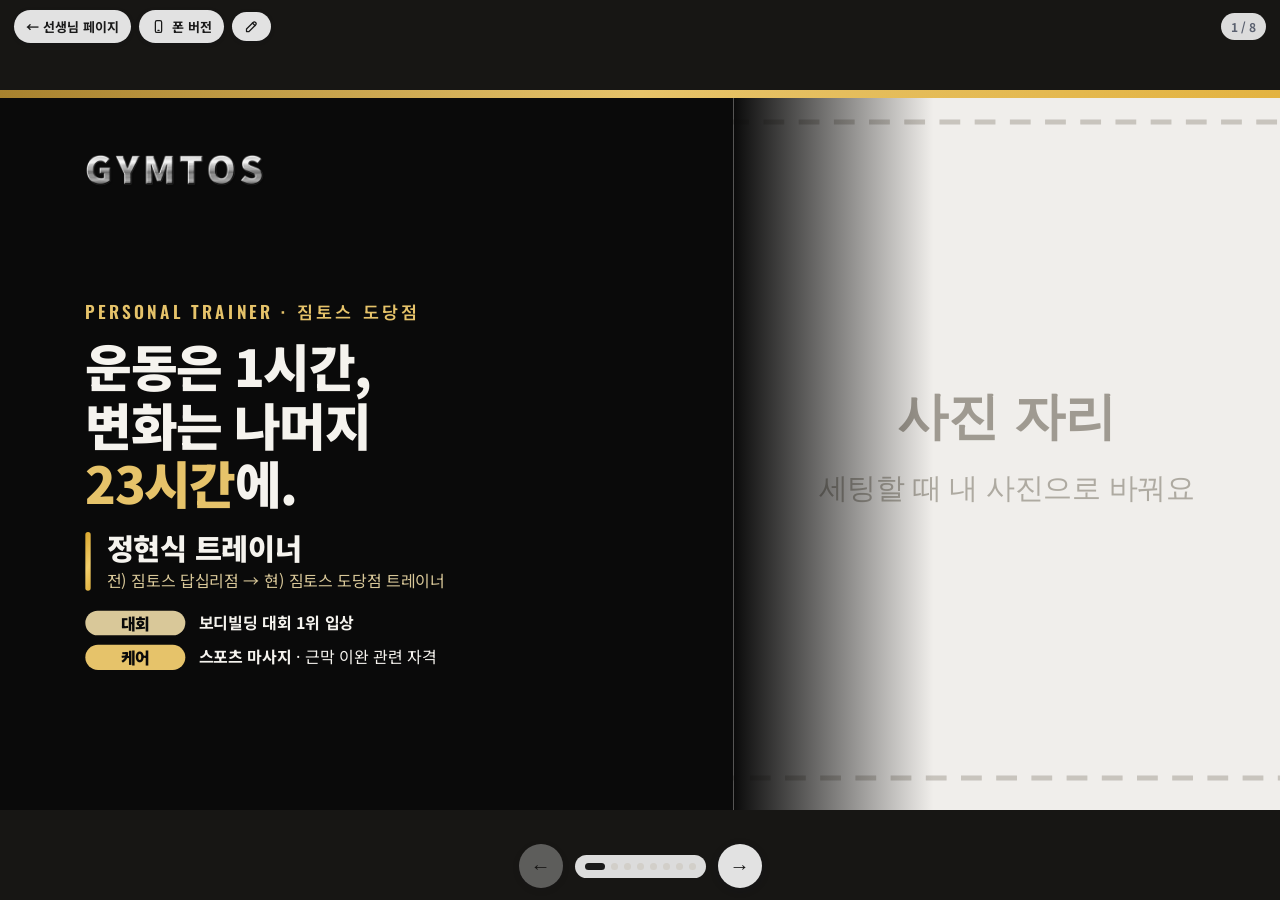
<file: coach-vpcbuw/intro.html>
<!doctype html>
<html lang="ko">
<head>
<meta charset="utf-8">
<meta name="viewport" content="width=device-width, initial-scale=1, viewport-fit=cover">
<title>트레이너 소개 · GYMTOS 정현식 트레이너</title>
<meta name="robots" content="noindex, nofollow">
<meta name="theme-color" content="#0A0A0A">
<meta name="apple-mobile-web-app-capable" content="yes">
<meta name="mobile-web-app-capable" content="yes">
<link rel="icon" href="/assets/icon-coach-192.png">
<link rel="preconnect" href="https://fonts.googleapis.com">
<link rel="stylesheet" href="https://fonts.googleapis.com/css2?family=Noto+Sans+KR:wght@400;500;700;900&family=Oswald:wght@500;600;700&display=swap">
<!-- PT 안내서 아이패드(가로) 버전 — 2026-11-07. 내용은 Claude 슬라이드 "정현식 트레이너 소개"를 옮긴 것. 폰 버전은 guide.html -->
<style>
html, body { margin: 0; height: 100%; background: #171614; overflow: hidden; -webkit-text-size-adjust: 100%; }
body { font-family: 'Noto Sans KR', 'Apple SD Gothic Neo', sans-serif; touch-action: pan-y; }
#stage { position: fixed; inset: 0; }
#deck { position: absolute; left: 0; top: 0; width: 1920px; height: 1080px; transform-origin: 0 0; }
.slide { position: absolute; left: 0; top: 0; width: 1920px; height: 1080px; box-sizing: border-box; overflow: hidden; opacity: 0; pointer-events: none; transition: opacity .35s ease; }
.slide.on { opacity: 1; pointer-events: auto; }
.slide * { margin: 0; box-sizing: border-box; }
.slide p, .slide li { line-height: 1.4; }
.slide h1 { line-height: 1.1; } .slide h2 { line-height: 1.15; } .slide h3 { line-height: 1.2; }
.slide img { display: block; }
.slide a.demo { color: #fff; font-weight: 900; text-decoration: underline; text-underline-offset: 6px; }
/* 지금 관리 현황 (슬라이드 6, 회원 data.js에서 자동) */
.ilive { display: flex; align-items: center; gap: 12px; font-size: 26px; font-weight: 700; color: #1E8E4E; letter-spacing: 1px; }
.ilive i { width: 16px; height: 16px; border-radius: 50%; background: #3DDC84; box-shadow: 0 0 14px #3DDC84; }
.itiles { display: grid; grid-template-columns: 1fr 1fr; gap: 20px; align-content: start; }
.itiles div { background: #0A0A0A; border-radius: 28px; padding: 30px 36px; display: flex; flex-direction: column; gap: 6px; }
.itiles span { font-size: 26px; color: #D9C899; }
.itiles b { color: #fff; display: flex; align-items: baseline; gap: 8px; }
.itiles em { font-style: normal; font-family: Oswald, 'Noto Sans KR', sans-serif; font-size: 100px; font-weight: 700; line-height: 1; }
.itiles small { font-size: 34px; font-weight: 900; }
.itiles div:first-child { background: #A8822E; } .itiles div:first-child span { color: #FAF5EB; }
.ilab { display: flex; align-items: center; gap: 14px; font-size: 32px; font-weight: 900; color: #0A0A0A; }
.ilab u { text-decoration: none; font-size: 22px; color: #fff; background: #1A1A1A; border-radius: 8px; padding: 2px 10px; }
.ilab small { font-size: 22px; font-weight: 500; color: #8A90A0; }
.ifeed { background: #fff; border-radius: 24px; padding: 6px 28px; }
.ifeed div { display: flex; align-items: center; gap: 18px; padding: 14px 0; border-bottom: 2px solid #EEECE9; }
.ifeed div:last-child { border-bottom: 0; }
.ifeed time { width: 84px; flex: none; font-size: 24px; font-weight: 700; color: #8A90A0; font-variant-numeric: tabular-nums; }
.ifeed em { flex: none; font-style: normal; font-size: 22px; font-weight: 900; color: #fff; background: #1A1A1A; border-radius: 8px; padding: 2px 12px; }
.ifeed em.r { background: #A8822E; } .ifeed em.d { background: #A87508; }
.ifeed span { font-size: 26px; min-width: 0; white-space: nowrap; overflow: hidden; text-overflow: ellipsis; }
.iload { font-size: 24px; color: #8A90A0; padding: 16px 0; }
.imem { display: flex; flex-wrap: wrap; gap: 10px; }
.imem span { display: inline-flex; align-items: center; gap: 8px; background: #fff; border-radius: 99px; padding: 7px 18px; font-size: 22px; font-weight: 700; color: #5B6170; }
.imem b { color: #272625; font-size: 23px; }
.imem i { font-style: normal; font-size: 21px; border-radius: 99px; padding: 1px 12px; background: #EEECE9; }
.imem i.s2 { background: #A8822E; color: #fff; } .imem i.s3 { background: #A87508; color: #fff; }
.iend { font-size: 30px; font-weight: 900; line-height: 1.4; color: #0A0A0A; background: #fff; border-left: 10px solid #A8822E; border-radius: 22px; padding: 24px 32px; }
/* 고치기 창 */
.sheet { position: fixed; inset: 0; z-index: 20; background: rgba(10, 16, 30, .55); display: flex; align-items: center; justify-content: center; padding: 20px; }
.sheet form { background: #fff; border-radius: 18px; padding: 20px; width: min(420px, 100%); display: flex; flex-direction: column; gap: 8px; font-family: 'Noto Sans KR', sans-serif; }
.sheet h3 { margin: 0 0 4px; font-size: 18px; color: #0A0A0A; }
.sheet label { font-size: 13px; font-weight: 700; color: #5B6170; }
.sheet input { font: inherit; font-size: 16px; padding: 10px 12px; border: 1.5px solid #E0D8C4; border-radius: 10px; }
.sheet p { margin: 0; font-size: 12px; color: #8A90A0; }
.sheet .row { display: flex; gap: 8px; justify-content: flex-end; margin-top: 6px; }
.sheet button { font: inherit; font-size: 14px; font-weight: 700; border: 0; border-radius: 99px; padding: 9px 16px; background: #EEECE9; color: #1A1A1A; cursor: pointer; }
.sheet button.fill { background: #1A1A1A; color: #fff; }
/* 위·아래 버튼 (화면 크기 그대로, 슬라이드와 같이 커지지 않음) */
.top { position: fixed; top: 0; left: 0; right: 0; z-index: 5; display: flex; gap: 8px; align-items: center;
  padding: calc(10px + env(safe-area-inset-top, 0px)) max(14px, env(safe-area-inset-right, 0px)) 10px max(14px, env(safe-area-inset-left, 0px)); pointer-events: none; }
.top > * { pointer-events: auto; }
.tbtn { font: inherit; font-size: 13px; font-weight: 700; border: 0; border-radius: 99px; padding: 7px 12px; cursor: pointer; text-decoration: none; background: rgba(255,255,255,.88); color: #1A1A1A; box-shadow: 0 1px 4px rgba(15,22,40,.18); display: inline-flex; align-items: center; gap: 6px; }
.tbtn svg { width: 15px; height: 15px; }
.cnt { margin-left: auto; font-size: 12px; font-weight: 700; color: #5B6170; background: rgba(255,255,255,.85); border-radius: 99px; padding: 5px 10px; font-variant-numeric: tabular-nums; }
.bot { position: fixed; left: 0; right: 0; bottom: 0; z-index: 5; display: flex; justify-content: center; align-items: center; gap: 12px;
  padding: 10px 14px calc(12px + env(safe-area-inset-bottom, 0px)); pointer-events: none; }
.bot > * { pointer-events: auto; }
.nav { width: 44px; height: 44px; border-radius: 50%; border: 0; background: rgba(255,255,255,.88); color: #1A1A1A; font-size: 20px; font-weight: 900; cursor: pointer; box-shadow: 0 2px 8px rgba(15,22,40,.2); }
.nav:disabled { opacity: .35; cursor: default; }
.dots { display: flex; gap: 6px; background: rgba(255,255,255,.85); border-radius: 99px; padding: 8px 10px; }
.dots button { width: 7px; height: 7px; border-radius: 4px; border: 0; padding: 0; background: #D2CFC9; cursor: pointer; transition: width .2s; }
.dots button.on { width: 20px; background: #1A1A1A; }
.hideui .top, .hideui .bot { opacity: 0; transition: opacity .3s; }

/* ---- 포인트 그라데이션 + 살짝 움직임 (2026-11-08, 폰 버전 guide.html과 같은 느낌) — 슬라이드는 인라인 스타일이라 색으로 골라 씀 ---- */
@keyframes gflow { 0%, 100% { background-position: 0% 50%; } 50% { background-position: 100% 50%; } }
.slide h2[style*="0F1B33" i] { background: linear-gradient(100deg, #0A0A0A 0%, #0A0A0A 30%, #8C6A1C 58%, #C9A24A 72%, #0A0A0A 100%); background-size: 220% 100%;
  -webkit-background-clip: text; background-clip: text; color: transparent !important; animation: gflow 9s ease-in-out infinite; }
.slide h1[style*="F3F5F9" i], .slide h2[style*="F3F5F9" i] { background: linear-gradient(100deg, #FFFFFF 0%, #FFFFFF 35%, #F2E7CD 60%, #FFFFFF 85%); background-size: 220% 100%;
  -webkit-background-clip: text; background-clip: text; color: transparent !important; animation: gflow 9s ease-in-out infinite; }
.slide [style*="background:#A8822E" i], .slide [style*="background: #A8822E" i], .itiles div:first-child {
  background: linear-gradient(120deg, #A8822E, #C9A24A 35%, #E6C36A 50%, #C9A24A 65%, #A8822E) !important; background-size: 220% 100% !important; animation: gflow 6s ease-in-out infinite; }
.slide div[style*="height:40px;border-radius:20px;background:#"]:not([style*="C2185B"]) { background-image: linear-gradient(90deg, rgba(255, 255, 255, .45), rgba(255, 255, 255, 0)) !important; }
.slide [style*="background:#EAE7E2" i] { background: linear-gradient(180deg, #F2F0ED, #E4E1DB) !important; }
.slide [style*="background:#726F69" i][style*="height:215px"] { background: linear-gradient(180deg, #9F937C, #726F69) !important; }
.slide [style*="background:#0A0A0A" i][style*="height:300px"] { background: linear-gradient(180deg, #4C4943, #0A0A0A) !important; }
.slide [style*="background:#e3b341" i] { background: linear-gradient(120deg, #D9A62C, #F3CF6B 50%, #D9A62C) !important; background-size: 220% 100% !important; animation: gflow 5s ease-in-out infinite; }
.itiles div { background-image: linear-gradient(150deg, rgba(255, 255, 255, .07), rgba(255, 255, 255, 0) 60%); }
.itiles div:not(:first-child) em { background: linear-gradient(180deg, #FFFFFF 40%, #E2DED7); -webkit-background-clip: text; background-clip: text; color: transparent; }
@media (prefers-reduced-motion: reduce) { .slide *, .itiles div { animation: none !important; } }
</style>
</head>
<body>
<div class="top">
  <a class="tbtn" href="./" id="back">← 선생님 페이지</a>
  <button class="tbtn" type="button" id="toPhone" title="폰 화면용 PT 안내서로 바꾸기"><svg viewBox="0 0 24 24" fill="none" stroke="currentColor" stroke-width="2" stroke-linecap="round" stroke-linejoin="round" aria-hidden="true"><rect x="7" y="2.5" width="10" height="19" rx="2.5"/><path d="M11 18h2"/></svg>폰 버전</button>
  <button class="tbtn" type="button" id="editBtn" aria-label="담당 회원 수·연락처 고치기" title="담당 회원 수·연락처 고치기"><svg viewBox="0 0 24 24" fill="none" stroke="currentColor" stroke-width="2" stroke-linecap="round" stroke-linejoin="round" aria-hidden="true"><path d="M4 20h4L18.5 9.5a2.1 2.1 0 0 0-4-4L4 16z"/><path d="m13.5 6.5 4 4"/></svg></button>
  <span class="cnt" id="cnt">1 / 8</span>
</div>
<div id="stage"><div id="deck">
<section class="slide" data-id="cover" aria-label="1쪽" style="background:#0A0A0A;color:#F5F3EE;font-family:'Noto Sans KR', Arial, sans-serif;padding:200px 128px 96px 128px;display:flex;flex-direction:column;justify-content:center;gap:28px">
<img src="guide/placeholder.svg" alt="정현식 트레이너 프로필 사진" style="position:absolute;left:1100px;top:0px;width:820px;height:1080px;object-fit:cover">
<div style="position:absolute;left:1100px;top:0px;width:300px;height:1080px;background:linear-gradient(90deg, #0A0A0A 0%, rgba(10, 10, 10,0) 100%)"></div>
<div style="position:absolute;left:0px;top:0px;width:1920px;height:12px;background:linear-gradient(90deg, #A8822E 0%, #E6C36A 50%, #E3B341 100%)"></div>
<img src="../assets/logo.png" alt="GYMTOS 로고" style="position:absolute;left:128px;top:96px;width:270px;height:50px;object-fit:contain">
<div style="width:940px;display:flex;flex-direction:column;gap:20px">
<p style="font-family:Oswald, 'Noto Sans KR', sans-serif;font-size:26px;font-weight:600;letter-spacing:5px;color:#E6C36A">PERSONAL TRAINER · 짐토스 도당점</p>
<h1 style="font-size:76px;font-weight:900;line-height:1.15;letter-spacing:-2px;color:#F5F3EE">운동은 1시간,<br>변화는 나머지<br><span style="color:#E6C36A">23시간</span>에.</h1>
</div>
<div style="width:940px;display:flex;align-items:center;gap:24px">
<div style="width:8px;height:88px;background:#E3B341;border-radius:4px"></div>
<div style="display:flex;flex-direction:column;gap:6px">
<h3 style="font-size:44px;font-weight:900;color:#F5F3EE">정현식 트레이너</h3>
<p style="font-size:24px;color:#D9C899">전) 짐토스 답십리점 → 현) 짐토스 도당점 트레이너</p>
</div>
</div>
<div style="width:940px;display:flex;flex-direction:column;gap:14px">
<div style="display:flex;align-items:start;gap:20px"><p style="width:150px;font-size:24px;font-weight:900;color:#0A0A0A;background:#D9C899;border-radius:20px;padding:2px 0px;text-align:center">대회</p><p style="flex:1;font-size:24px;line-height:1.45;color:#F5F3EE"><b>보디빌딩 대회 1위 입상</b></p></div>
<div style="display:flex;align-items:start;gap:20px"><p style="width:150px;font-size:24px;font-weight:900;color:#0A0A0A;background:#E6C36A;border-radius:20px;padding:2px 0px;text-align:center">케어</p><p style="flex:1;font-size:24px;line-height:1.45;color:#F5F3EE"><b>스포츠 마사지</b> · 근막 이완 관련 자격</p></div>
</div>
</section>
<section class="slide" data-id="howto" aria-label="2쪽" style="background:#F5F3EE;color:#272625;font-family:'Noto Sans KR', Arial, sans-serif;padding:128px;display:flex;flex-direction:column;gap:40px">
<div style="display:flex;flex-direction:column;gap:12px">
<p style="font-family:Oswald, 'Noto Sans KR', sans-serif;font-size:26px;font-weight:600;letter-spacing:5px;color:#A8822E">SOUND FAMILIAR? → PT 노트로 해결</p>
<h2 style="font-size:72px;font-weight:900;line-height:1.15;letter-spacing:-1px;color:#0A0A0A">혹시 이런 고민 있으세요?</h2>
</div>
<div style="display:flex;gap:48px;align-items:start">
<div style="flex:1;display:flex;flex-direction:column;gap:16px">
<div style="display:flex;gap:16px;align-items:center"><p style="width:440px;font-size:28px;line-height:1.35;color:#272625;background:#FFFFFF;border-radius:28px 28px 28px 6px;padding:12px 24px">“뭘 해야 할지 모르겠어요”</p><p style="flex:1;font-size:28px;line-height:1.35;color:#FAF5EB;background:#A8822E;border-radius:28px 28px 6px 28px;padding:12px 24px">요일별 <b>루틴일지</b>에 무게까지 · <a class="demo" href="/m/sample-k7d2qx/?demo#routine">보기 →</a></p></div>
<div style="display:flex;gap:16px;align-items:center"><p style="width:440px;font-size:28px;line-height:1.35;color:#272625;background:#FFFFFF;border-radius:28px 28px 28px 6px;padding:12px 24px">“자세가 맞는지 헷갈려요”</p><p style="flex:1;font-size:28px;line-height:1.35;color:#FAF5EB;background:#A8822E;border-radius:28px 28px 6px 28px;padding:12px 24px">수업 영상으로 <b>자세 복습지</b> · <a class="demo" href="/m/sample-k7d2qx/?demo#form-seated-face-pull">보기 →</a></p></div>
<div style="display:flex;gap:16px;align-items:center"><p style="width:440px;font-size:28px;line-height:1.35;color:#272625;background:#FFFFFF;border-radius:28px 28px 28px 6px;padding:12px 24px">“뭘 먹어야 할지 모르겠어요”</p><p style="flex:1;font-size:28px;line-height:1.35;color:#FAF5EB;background:#A8822E;border-radius:28px 28px 6px 28px;padding:12px 24px">끼니별 <b>맞춤 식단</b>을 그림으로 · <a class="demo" href="/m/sample-k7d2qx/?demo#diet">보기 →</a></p></div>
<div style="display:flex;gap:16px;align-items:center"><p style="width:440px;font-size:28px;line-height:1.35;color:#272625;background:#FFFFFF;border-radius:28px 28px 28px 6px;padding:12px 24px">“혼자 하면 작심삼일이에요”</p><p style="flex:1;font-size:28px;line-height:1.35;color:#FAF5EB;background:#A8822E;border-radius:28px 28px 6px 28px;padding:12px 24px"><b>출석 체크</b>로 매일 확인 · <a class="demo" href="/m/sample-k7d2qx/?demo#goal">보기 →</a></p></div>
<div style="display:flex;gap:16px;align-items:center"><p style="width:440px;font-size:28px;line-height:1.35;color:#272625;background:#FFFFFF;border-radius:28px 28px 28px 6px;padding:12px 24px">“변화가 안 보여요”</p><p style="flex:1;font-size:28px;line-height:1.35;color:#FAF5EB;background:#A8822E;border-radius:28px 28px 6px 28px;padding:12px 24px"><b>인바디</b>로 지난달과 비교 · <a class="demo" href="/m/sample-k7d2qx/?demo#body">보기 →</a></p></div>
<div style="display:flex;gap:16px;align-items:center"><p style="width:440px;font-size:28px;line-height:1.35;color:#272625;background:#FFFFFF;border-radius:28px 28px 28px 6px;padding:12px 24px">“허리·무릎이 아파요”</p><p style="flex:1;font-size:28px;line-height:1.35;color:#FAF5EB;background:#A8822E;border-radius:28px 28px 6px 28px;padding:12px 24px"><b>재활 트레이닝</b>으로 안 아픈 동작부터</p></div>
<p style="font-size:28px;line-height:1.4;font-weight:700;color:#F5F3EE;background:#0A0A0A;border-radius:20px;padding:16px 28px">이 모든 게 회원님 폰 하나에 <span style="color:#E6C36A">나만의 PT 노트</span>로 · 앱 설치 없이 카톡 링크 하나</p>
</div>
<div style="display:flex;flex-direction:column;align-items:center;gap:12px">
<div style="display:flex;gap:24px">
<img src="guide/phone-routine.jpg" alt="PT 노트 루틴 화면: 요일별 운동과 이번 주 계획" style="width:230px;height:497px;object-fit:cover;border-radius:28px;border:4px solid #0A0A0A;box-shadow:0px 18px 36px rgba(10, 10, 10,0.25)">
<img src="guide/phone-diet.jpg" alt="PT 노트 식단 화면: 하루 4끼 메뉴" style="width:230px;height:497px;object-fit:cover;border-radius:28px;border:4px solid #0A0A0A;box-shadow:0px 18px 36px rgba(10, 10, 10,0.25)">
</div>
<p style="font-size:24px;color:#6A7180">실제 회원님 PT 노트 · 이름은 가렸어요</p>
</div>
</div>
</section>
<section class="slide" data-id="journey" aria-label="3쪽" style="background:#F5F3EE">
  <div id="paa6b3399c7aer0-5ce0f07c" style="position:absolute; top:128px; left:128px; width:1664px; height:132px; display:flex; flex-direction:column; gap:12px">
    <p style="font-family:Oswald, sans-serif; font-size:26px; font-weight:600; letter-spacing:5px; color:#A8822E">12-MONTH JOURNEY · PT 여정</p>
    <h2 style="font-family:'Noto Sans KR', Arial, sans-serif; font-size:72px; font-weight:900; line-height:1.15; letter-spacing:-1px; color:#0A0A0A">12개월, 계단처럼 한 단계씩</h2>
  </div>
  <div id="paa6b3399c7aer1-5ce0f07c" style="position:absolute; top:279px; left:128px; width:1664px; height:300px; display:flex; flex-direction:row; align-items:end">
    <div style="width:277px; height:140px; display:flex; flex-direction:column; gap:4px; padding:20px 24px; background:#EAE7E2; border-radius:24px 0 0 0">
      <p style="font-family:Oswald, sans-serif; font-size:24px; font-weight:600; letter-spacing:2px; color:#1A1A1A">1단계 · 1~2개월</p>
      <h3 style="font-family:'Noto Sans KR', Arial, sans-serif; font-size:44px; font-weight:900; color:#0A0A0A">기초</h3>
    </div>
    <div style="width:693px; height:215px; display:flex; flex-direction:column; gap:6px; padding:24px 36px; background:#726F69; border-radius:24px 0 0 0">
      <p style="font-family:Oswald, sans-serif; font-size:24px; font-weight:600; letter-spacing:2px; color:#EAE7E2">2단계 · 2~7개월</p>
      <h3 style="font-family:'Noto Sans KR', Arial, sans-serif; font-size:44px; font-weight:900; color:#ffffff">몸이 바뀌는 시기</h3>
      <p style="font-family:'Noto Sans KR', Arial, sans-serif; font-size:24px; line-height:1.4; color:#F5F3EE">자신감 · 머신 투어 · 어느 순간 거울 속 몸이 달라져요</p>
    </div>
    <div style="width:694px; height:300px; display:flex; flex-direction:column; gap:6px; padding:24px 36px; background:#0A0A0A; border-radius:24px 24px 0 0">
      <p style="font-family:Oswald, sans-serif; font-size:24px; font-weight:600; letter-spacing:2px; color:#e3b341">3단계 · 7~12개월</p>
      <h3 style="font-family:'Noto Sans KR', Arial, sans-serif; font-size:44px; font-weight:900; color:#ffffff">혼자서도 하는 몸</h3>
      <p style="font-family:'Noto Sans KR', Arial, sans-serif; font-size:24px; line-height:1.4; color:#D9C899">프리웨이트까지, 선생님 없이도 스스로</p>
      <div style="flex:1"></div>
      <p style="font-family:'Noto Sans KR', Arial, sans-serif; font-size:24px; font-weight:700; color:#e3b341">12개월 · 다음 목표</p>
      <div style="display:flex; flex-direction:row; gap:12px">
        <p style="padding:6px 20px; font-family:'Noto Sans KR', Arial, sans-serif; font-size:24px; font-weight:900; color:#0A0A0A; background:#e3b341; border-radius:24px">바디프로필</p>
        <p style="padding:6px 20px; font-family:'Noto Sans KR', Arial, sans-serif; font-size:24px; font-weight:900; color:#0A0A0A; background:#e3b341; border-radius:24px">대회 도전</p>
        <p style="padding:6px 20px; font-family:'Noto Sans KR', Arial, sans-serif; font-size:24px; font-weight:900; color:#0A0A0A; background:#e3b341; border-radius:24px">혼자 운동 졸업</p>
      </div>
    </div>
    <p style="position:absolute; top:84px; left:24px; width:150px; padding:6px 12px; font-family:'Noto Sans KR', Arial, sans-serif; font-size:24px; font-weight:900; line-height:1.2; text-align:center; color:#FAF5EB; background:#A8822E; border-radius:16px">오늘<br>시작!</p>
  </div>
  <div id="paa6b3399c7aer2-5ce0f07c" style="position:absolute; top:599px; left:128px; width:1664px; height:34px; display:flex; flex-direction:row">
    <p style="flex:1; font-family:'Noto Sans KR', Arial, sans-serif; font-size:24px; font-weight:700; text-align:center; color:#1A1A1A">1개월</p>
    <p style="flex:1; font-family:'Noto Sans KR', Arial, sans-serif; font-size:24px; font-weight:700; text-align:center; color:#1A1A1A">2</p>
    <p style="flex:1; font-family:'Noto Sans KR', Arial, sans-serif; font-size:24px; text-align:center; color:#6a7180">3</p>
    <p style="flex:1; font-family:'Noto Sans KR', Arial, sans-serif; font-size:24px; text-align:center; color:#6a7180">4</p>
    <p style="flex:1; font-family:'Noto Sans KR', Arial, sans-serif; font-size:24px; text-align:center; color:#6a7180">5</p>
    <p style="flex:1; font-family:'Noto Sans KR', Arial, sans-serif; font-size:24px; text-align:center; color:#6a7180">6</p>
    <p style="flex:1; font-family:'Noto Sans KR', Arial, sans-serif; font-size:24px; text-align:center; color:#6a7180">7</p>
    <p style="flex:1; font-family:'Noto Sans KR', Arial, sans-serif; font-size:24px; text-align:center; color:#6a7180">8</p>
    <p style="flex:1; font-family:'Noto Sans KR', Arial, sans-serif; font-size:24px; text-align:center; color:#6a7180">9</p>
    <p style="flex:1; font-family:'Noto Sans KR', Arial, sans-serif; font-size:24px; text-align:center; color:#6a7180">10</p>
    <p style="flex:1; font-family:'Noto Sans KR', Arial, sans-serif; font-size:24px; text-align:center; color:#6a7180">11</p>
    <p style="flex:1; font-family:'Noto Sans KR', Arial, sans-serif; font-size:24px; font-weight:700; text-align:center; color:#8a6400">12개월</p>
  </div>
  <p id="paa6b3399c7aer3-5ce0f07c" style="position:absolute; top:653px; left:128px; width:1664px; font-family:Oswald, sans-serif; font-size:26px; font-weight:600; letter-spacing:5px; color:#A8822E">FIRST MONTH · 첫 달은 이렇게 시작해요</p>
  <div id="paa6b3399c7aer4-5ce0f07c" style="position:absolute; top:709px; left:128px; width:1664px; height:170px; display:flex; flex-direction:row; gap:24px">
    <div style="display:flex; flex-direction:column; gap:6px; flex:1; padding:20px 28px; background:#ffffff; border-top:6px solid #A8822E; border-radius:20px">
      <p style="font-family:'Noto Sans KR', Arial, sans-serif; font-size:24px; font-weight:700; color:#A8822E">상담 당일</p>
      <p style="font-family:'Noto Sans KR', Arial, sans-serif; font-size:32px; font-weight:900; color:#0A0A0A">인바디 · 목표</p>
      <p style="font-family:'Noto Sans KR', Arial, sans-serif; font-size:24px; line-height:1.4; color:#545351">전용 PT 노트를 카톡으로</p>
    </div>
    <div style="display:flex; flex-direction:column; gap:6px; flex:1; padding:20px 28px; background:#ffffff; border-top:6px solid #726F69; border-radius:20px">
      <p style="font-family:'Noto Sans KR', Arial, sans-serif; font-size:24px; font-weight:700; color:#1A1A1A">1주차</p>
      <p style="font-family:'Noto Sans KR', Arial, sans-serif; font-size:32px; font-weight:900; color:#0A0A0A">머신 · 스트레칭</p>
      <p style="font-family:'Noto Sans KR', Arial, sans-serif; font-size:24px; line-height:1.4; color:#545351">배운 자세는 영상 복습지로</p>
    </div>
    <div style="display:flex; flex-direction:column; gap:6px; flex:1; padding:20px 28px; background:#ffffff; border-top:6px solid #726F69; border-radius:20px">
      <p style="font-family:'Noto Sans KR', Arial, sans-serif; font-size:24px; font-weight:700; color:#1A1A1A">2~3주차</p>
      <p style="font-family:'Noto Sans KR', Arial, sans-serif; font-size:32px; font-weight:900; color:#0A0A0A">루틴일지로 혼자</p>
      <p style="font-family:'Noto Sans KR', Arial, sans-serif; font-size:24px; line-height:1.4; color:#545351">온 날은 출석 체크</p>
    </div>
    <div style="display:flex; flex-direction:column; gap:6px; flex:1; padding:20px 28px; background:#ffffff; border-top:6px solid #e3b341; border-radius:20px">
      <p style="font-family:'Noto Sans KR', Arial, sans-serif; font-size:24px; font-weight:700; color:#8a6400">4주차</p>
      <p style="font-family:'Noto Sans KR', Arial, sans-serif; font-size:32px; font-weight:900; color:#0A0A0A">첫 인바디 비교</p>
      <p style="font-family:'Noto Sans KR', Arial, sans-serif; font-size:24px; line-height:1.4; color:#545351">지난달과 비교 · 루틴 UP</p>
    </div>
  </div>
  <p id="paa6b3399c7aer1_2-5ce0f07c" style="position:absolute; top:298.63px; left:430.53px; width:400px; padding:6px 16px; font-family:'Noto Sans KR', Arial, sans-serif; font-size:24px; font-weight:900; text-align:center; color:#A8822E; background:#ffffff; border:3px solid #A8822E; border-radius:24px">어느 순간, 몸이 확 바뀌어요</p>
  </section>
<section class="slide" data-id="change" aria-label="4쪽" style="background:#0A0A0A;color:#F5F3EE;font-family:'Noto Sans KR', Arial, sans-serif;padding:128px;display:flex;flex-direction:column;gap:48px">
<div style="display:flex;flex-direction:column;gap:12px">
<p style="font-family:Oswald, 'Noto Sans KR', sans-serif;font-size:26px;font-weight:600;letter-spacing:5px;color:#E6C36A">BEFORE · AFTER · 남성 회원님</p>
<h2 style="font-size:72px;font-weight:900;line-height:1.15;letter-spacing:-1px;color:#F5F3EE">회원님들의 실제 변화</h2>
</div>
<div style="display:flex;gap:24px;align-items:start">
<div style="display:flex;flex-direction:column;gap:16px">
<div style="position:relative;width:620px;height:438px">
<img src="guide/placeholder.svg" alt="회원님 비포 애프터 거울 사진" style="width:620px;height:438px;object-fit:cover;border-radius:24px">
<p style="position:absolute;left:20px;top:20px;width:150px;font-family:Oswald, 'Noto Sans KR', sans-serif;font-size:24px;font-weight:700;letter-spacing:2px;color:#0A0A0A;background:#F5F3EE;border-radius:20px;padding:4px 16px;text-align:center">BEFORE</p>
<p style="position:absolute;left:330px;top:20px;width:150px;font-family:Oswald, 'Noto Sans KR', sans-serif;font-size:24px;font-weight:700;letter-spacing:2px;color:#FAF5EB;background:#A8822E;border-radius:20px;padding:4px 16px;text-align:center">AFTER</p>
</div>
<p style="font-size:32px;font-weight:700;color:#F5F3EE">남성 회원님 변화 사례</p>
</div>
<div style="display:flex;flex-direction:column;gap:16px">
<div style="position:relative;width:620px;height:438px">
<img src="guide/placeholder.svg" alt="회원님 비포 애프터 거울 사진" style="width:620px;height:438px;object-fit:cover;border-radius:24px">
<p style="position:absolute;left:20px;top:20px;width:150px;font-family:Oswald, 'Noto Sans KR', sans-serif;font-size:24px;font-weight:700;letter-spacing:2px;color:#0A0A0A;background:#F5F3EE;border-radius:20px;padding:4px 16px;text-align:center">BEFORE</p>
<p style="position:absolute;left:330px;top:20px;width:150px;font-family:Oswald, 'Noto Sans KR', sans-serif;font-size:24px;font-weight:700;letter-spacing:2px;color:#FAF5EB;background:#A8822E;border-radius:20px;padding:4px 16px;text-align:center">AFTER</p>
</div>
<p style="font-size:32px;font-weight:700;color:#F5F3EE">남성 회원님 변화 사례</p>
</div>
<div style="flex:1;display:flex;flex-direction:column;gap:16px">
<img src="guide/placeholder.svg" alt="인바디 체지방률 기록 그래프: 4월 20.5%에서 6월 13.3%로 감소" style="width:376px;height:270px;object-fit:cover;border-radius:24px">
<p style="font-size:24px;font-weight:700;color:#D9C899">인바디 체지방률 · 약 11주</p>
<div style="display:flex;align-items:baseline;gap:16px"><p style="font-family:Oswald, 'Noto Sans KR', sans-serif;font-size:72px;font-weight:700;line-height:1;color:#AAA293">20.5</p><p style="font-size:44px;font-weight:900;color:#E6C36A">→</p><p style="font-family:Oswald, 'Noto Sans KR', sans-serif;font-size:72px;font-weight:700;line-height:1;color:#E6C36A">13.3%</p></div>
<p style="font-size:32px;font-weight:700;color:#F5F3EE">체지방률 7.2%p 감소</p>
</div>
</div>
</section>
<section class="slide" data-id="change-w" aria-label="5쪽" style="background:#0A0A0A;color:#F5F3EE;font-family:'Noto Sans KR', Arial, sans-serif;padding:128px;display:flex;flex-direction:column;gap:48px">
<div style="display:flex;flex-direction:column;gap:12px">
<p style="font-family:Oswald, 'Noto Sans KR', sans-serif;font-size:26px;font-weight:600;letter-spacing:5px;color:#E6C36A">BEFORE · AFTER · 여성 회원님</p>
<h2 style="font-size:72px;font-weight:900;line-height:1.15;letter-spacing:-1px;color:#F5F3EE">라인이 바뀌고, 힙이 올라가요</h2>
</div>
<div style="display:flex;gap:24px;justify-content:center;align-items:start">
<div style="display:flex;flex-direction:column;gap:16px">
<div style="position:relative;width:560px;height:560px">
<img src="guide/placeholder.svg" alt="여성 회원님 전신 비포 애프터 사진, 얼굴은 가림" style="width:560px;height:560px;object-fit:cover;border-radius:24px">
<p style="position:absolute;left:20px;top:20px;width:150px;font-family:Oswald, 'Noto Sans KR', sans-serif;font-size:24px;font-weight:700;letter-spacing:2px;color:#0A0A0A;background:#F5F3EE;border-radius:20px;padding:4px 16px;text-align:center">BEFORE</p>
<p style="position:absolute;left:300px;top:20px;width:150px;font-family:Oswald, 'Noto Sans KR', sans-serif;font-size:24px;font-weight:700;letter-spacing:2px;color:#FAF5EB;background:#A8822E;border-radius:20px;padding:4px 16px;text-align:center">AFTER</p>
</div>
<p style="font-size:32px;font-weight:700;color:#F5F3EE">전신 라인</p>
</div>
<div style="display:flex;flex-direction:column;gap:16px">
<div style="position:relative;width:875px;height:560px">
<img src="guide/placeholder.svg" alt="여성 회원님 힙 라인 비포 애프터 뒷모습 사진" style="width:875px;height:560px;object-fit:cover;border-radius:24px">
<p style="position:absolute;left:20px;top:20px;width:150px;font-family:Oswald, 'Noto Sans KR', sans-serif;font-size:24px;font-weight:700;letter-spacing:2px;color:#0A0A0A;background:#F5F3EE;border-radius:20px;padding:4px 16px;text-align:center">BEFORE</p>
<p style="position:absolute;left:458px;top:20px;width:150px;font-family:Oswald, 'Noto Sans KR', sans-serif;font-size:24px;font-weight:700;letter-spacing:2px;color:#FAF5EB;background:#A8822E;border-radius:20px;padding:4px 16px;text-align:center">AFTER</p>
</div>
<p style="font-size:32px;font-weight:700;color:#F5F3EE">힙 라인</p>
</div>
</div>
</section>
<section class="slide" data-id="status" aria-label="6쪽" style="background:#F5F3EE;color:#272625;font-family:'Noto Sans KR', Arial, sans-serif;padding:128px;display:flex;flex-direction:column;gap:40px">
<div style="display:flex;justify-content:space-between;align-items:flex-end;gap:40px">
<div style="display:flex;flex-direction:column;gap:12px">
<p class="ilive"><i></i>실제 관리 기록 · 자동 업데이트</p>
<h2 style="font-size:72px;font-weight:900;line-height:1.15;letter-spacing:-1px;color:#0A0A0A">지금 이렇게 관리하고 있어요</h2>
</div>
<p id="iWhen" style="font-size:28px;color:#6A7180;white-space:nowrap">정현식 트레이너</p>
</div>
<div style="display:flex;gap:40px;flex:1;min-height:0">
<div style="width:700px;flex:none;display:flex;flex-direction:column;gap:24px">
<div class="itiles">
<div><span>담당 회원</span><b><em class="v-total">–</em><small>명</small></b></div>
<div><span>루틴 업데이트</span><b><em class="v-routine">–</em><small>회</small></b></div>
<div><span>영상 자세 복습지</span><b><em class="v-forms">–</em><small>개</small></b></div>
<div><span>맞춤 식단</span><b><em class="v-diet">–</em><small>명</small></b></div>
</div>
<p class="iend">다음 관리 기록에<br>회원님 이름이 올라갈 차례예요</p>
</div>
<div style="flex:1;min-width:0;display:flex;flex-direction:column;gap:16px">
<p class="ilab"><u>01</u>최근 관리 기록</p>
<div class="ifeed" id="iFeed"><p class="iload">불러오는 중…</p></div>
<p class="ilab" style="margin-top:8px"><u>02</u>회원별 단계 <small>이름은 가렸어요</small></p>
<div class="imem" id="iMem"></div>
</div>
</div>
</section>
<section class="slide" data-id="price" aria-label="7쪽" style="background:#F5F3EE;color:#272625;font-family:'Noto Sans KR', Arial, sans-serif;padding:128px;display:flex;flex-direction:column;gap:48px">
<div style="display:flex;flex-direction:column;gap:12px">
<p style="font-family:Oswald, 'Noto Sans KR', sans-serif;font-size:26px;font-weight:600;letter-spacing:5px;color:#A8822E">PRICE · 가격 안내</p>
<h2 style="font-size:72px;font-weight:900;line-height:1.15;letter-spacing:-1px;color:#0A0A0A">많이 할수록 회당 가격이 내려가요</h2>
</div>
<div style="display:flex;flex-direction:column;gap:16px">
<div style="display:flex;align-items:center;gap:32px;background:#FFFFFF;border-radius:20px;padding:16px 40px">
<p style="width:150px;font-family:Oswald, 'Noto Sans KR', sans-serif;font-size:44px;font-weight:700;color:#0A0A0A">10회</p>
<div style="width:760px;display:flex"><div style="width:760px;height:40px;border-radius:20px;background:#DCD8D0"></div></div>
<p style="width:330px;font-size:32px;font-weight:700;color:#0A0A0A">회당 70,000원</p>
<p style="flex:1;font-size:24px;color:#6A7180;text-align:right">총 700,000원</p>
</div>
<div style="display:flex;align-items:center;gap:32px;background:#FFFFFF;border-radius:20px;padding:16px 40px">
<p style="width:150px;font-family:Oswald, 'Noto Sans KR', sans-serif;font-size:44px;font-weight:700;color:#0A0A0A">20회</p>
<div style="width:760px;display:flex"><div style="width:706px;height:40px;border-radius:20px;background:#C7C1B4"></div></div>
<p style="width:330px;font-size:32px;font-weight:700;color:#0A0A0A">회당 65,000원</p>
<p style="flex:1;font-size:24px;color:#6A7180;text-align:right">총 1,300,000원</p>
</div>
<div style="display:flex;align-items:center;gap:32px;background:#FFFFFF;border-radius:20px;padding:16px 40px">
<p style="width:150px;font-family:Oswald, 'Noto Sans KR', sans-serif;font-size:44px;font-weight:700;color:#0A0A0A">30회</p>
<div style="width:760px;display:flex"><div style="width:651px;height:40px;border-radius:20px;background:#ABA18D"></div></div>
<p style="width:330px;font-size:32px;font-weight:700;color:#0A0A0A">회당 60,000원</p>
<p style="flex:1;font-size:24px;color:#6A7180;text-align:right">총 1,800,000원</p>
</div>
<div style="display:flex;align-items:center;gap:32px;background:#FFFFFF;border-radius:20px;padding:16px 40px">
<p style="width:150px;font-family:Oswald, 'Noto Sans KR', sans-serif;font-size:44px;font-weight:700;color:#0A0A0A">50회</p>
<div style="width:760px;display:flex"><div style="width:597px;height:40px;border-radius:20px;background:#726F69"></div></div>
<p style="width:330px;font-size:32px;font-weight:700;color:#0A0A0A">회당 55,000원</p>
<p style="flex:1;font-size:24px;color:#6A7180;text-align:right">총 2,750,000원</p>
</div>
<div style="display:flex;align-items:center;gap:32px;background:#FFFFFF;border-radius:20px;padding:16px 40px;border:3px solid #A8822E">
<p style="width:150px;font-family:Oswald, 'Noto Sans KR', sans-serif;font-size:44px;font-weight:700;color:#A8822E">100회</p>
<div style="width:760px;display:flex"><div style="width:543px;height:40px;border-radius:20px;background:#A8822E"></div></div>
<p style="width:330px;font-size:32px;font-weight:700;color:#A8822E">회당 50,000원</p>
<p style="flex:1;font-size:24px;color:#6A7180;text-align:right">총 5,000,000원</p>
</div>
</div>
<p style="font-size:24px;color:#6A7180">VAT 별도 · 카드 · 이체 · 현금 결제 가능 · 막대가 짧을수록 회당 가격이 낮아요</p>
</section>
<section class="slide" data-id="closing" aria-label="8쪽" style="background:#0A0A0A;color:#F5F3EE;font-family:'Noto Sans KR', Arial, sans-serif;padding:128px;display:flex;flex-direction:column;align-items:end;justify-content:center;gap:40px">
<img src="guide/placeholder.svg" alt="정현식 트레이너" style="position:absolute;left:0px;top:0px;width:820px;height:1080px;object-fit:cover">
<div style="position:absolute;left:520px;top:0px;width:300px;height:1080px;background:linear-gradient(90deg, rgba(10, 10, 10,0) 0%, #0A0A0A 100%)"></div>
<div style="position:absolute;left:0px;top:1068px;width:1920px;height:12px;background:linear-gradient(90deg, #E3B341 0%, #E6C36A 50%, #A8822E 100%)"></div>
<div style="width:940px;display:flex;flex-direction:column;gap:32px">
<p style="font-family:Oswald, 'Noto Sans KR', sans-serif;font-size:26px;font-weight:600;letter-spacing:5px;color:#E6C36A">START TODAY · 상담 안내</p>
<h2 style="font-size:72px;font-weight:900;line-height:1.25;letter-spacing:-1px;color:#F5F3EE">오늘 내딛는 작은 도전이<br>가장 단단한 거름이<br>될 겁니다</h2>
<p style="font-size:32px;line-height:1.5;color:#D9C899">상담받은 날부터 회원님 전용 PT 노트를 바로 드려요.<br>인바디 재고, 목표부터 같이 정해요.</p>
<div style="display:flex;flex-direction:column;gap:8px;background:#0D0D0D;border-radius:24px;padding:32px 40px;border-left:8px solid #E3B341">
<h3 style="font-size:44px;font-weight:900;color:#F5F3EE">정현식 트레이너</h3>
<p style="font-size:32px;color:#D9C899">GYMTOS 도당점<span class="ct"></span></p>
</div>
</div>
</section>
</div></div>
<div class="bot">
  <button class="nav" type="button" id="prev" aria-label="이전 쪽">←</button>
  <div class="dots" id="dots"></div>
  <button class="nav" type="button" id="next" aria-label="다음 쪽">→</button>
</div>
<script src="members.js"></script>
<script>
(function () {
  try { sessionStorage.removeItem("ptdemo"); } catch (e) {}
  var deck = document.getElementById("deck"), slides = Array.prototype.slice.call(document.querySelectorAll(".slide")), N = slides.length, cur = 0;
  var dots = document.getElementById("dots");
  slides.forEach(function (s, i) { var b = document.createElement("button"); b.type = "button"; b.setAttribute("aria-label", (i + 1) + "쪽"); b.onclick = function () { go(i); }; dots.appendChild(b); });
  function fit() {
    var W = window.innerWidth, H = window.innerHeight, k = Math.min(W / 1920, H / 1080);
    deck.style.transform = "translate(" + ((W - 1920 * k) / 2) + "px," + ((H - 1080 * k) / 2) + "px) scale(" + k + ")";
  }
  function go(i) {
    cur = Math.max(0, Math.min(N - 1, i));
    slides.forEach(function (s, j) { s.classList.toggle("on", j === cur); });
    Array.prototype.forEach.call(dots.children, function (b, j) { b.classList.toggle("on", j === cur); });
    document.getElementById("cnt").textContent = (cur + 1) + " / " + N;
    document.getElementById("prev").disabled = cur === 0;
    document.getElementById("next").disabled = cur === N - 1;
    try { history.replaceState(null, "", "#p" + (cur + 1)); } catch (e) {}
  }
  window.addEventListener("resize", fit); fit();
  var hp = (location.hash.match(/^#p(\d+)$/) || [])[1];
  go(hp ? +hp - 1 : 0);
  window.addEventListener("hashchange", function () { var h = (location.hash.match(/^#p(\d+)$/) || [])[1]; if (h && +h - 1 !== cur) go(+h - 1); });
  document.getElementById("prev").onclick = function () { go(cur - 1); };
  document.getElementById("next").onclick = function () { go(cur + 1); };
  document.addEventListener("keydown", function (e) {
    if (document.querySelector(".sheet")) return;
    if (e.key === "ArrowRight" || e.key === "PageDown" || e.key === " ") { e.preventDefault(); go(cur + 1); }
    if (e.key === "ArrowLeft" || e.key === "PageUp") { e.preventDefault(); go(cur - 1); }
  });
  /* 손가락으로 옆으로 밀어 넘기기 */
  var sx = null, sy = 0;
  document.addEventListener("touchstart", function (e) { var t = e.touches[0]; sx = t.clientX; sy = t.clientY; }, { passive: true });
  document.addEventListener("touchend", function (e) {
    if (sx === null) return; var t = e.changedTouches[0], dx = t.clientX - sx, dy = t.clientY - sy; sx = null;
    if (Math.abs(dx) > 50 && Math.abs(dx) > Math.abs(dy) * 1.3) go(cur + (dx < 0 ? 1 : -1));
  }, { passive: true });
  /* "보기 →": 실제 회원 PT 노트(이름 가림), 위 "← PT 안내서"로 이 쪽에 돌아옴 */
  Array.prototype.forEach.call(document.querySelectorAll("a.demo"), function (a) {
    a.addEventListener("click", function () { try { sessionStorage.setItem("ptdemo", location.pathname + "#p" + (cur + 1)); } catch (e) {} });
  });
  /* 폰 버전으로 */
  document.getElementById("toPhone").onclick = function () { try { localStorage.setItem("ptview", "phone"); } catch (e) {} location.href = "guide.html"; };
  /* ---------- 숫자·연락처 (폰 버전과 같은 저장값 ptsales — 기기마다 따로 저장) */
  var cfg = {};
  try { cfg = JSON.parse(localStorage.getItem("ptsales") || "{}") || {}; } catch (e) {}
  if (cfg.contact == null) cfg.contact = "010-6271-2864";   /* 기본 연락처 — ✎에서 지우면 빈칸 유지 */
  function saveCfg() { try { localStorage.setItem("ptsales", JSON.stringify(cfg)); } catch (e) {} }
  function esc(t) { return String(t == null ? "" : t).replace(/[&<>"']/g, function (c) { return { "&": "&amp;", "<": "&lt;", ">": "&gt;", '"': "&quot;", "'": "&#39;" }[c]; }); }
  function setAll(cls, v) { Array.prototype.forEach.call(document.querySelectorAll("." + cls), function (e) { e.textContent = v; }); }
  var now = new Date();
  document.getElementById("iWhen").textContent = "정현식 트레이너 · " + now.getFullYear() + ". " + (now.getMonth() + 1) + ". " + now.getDate() + " 기준";
  var auto = { total: 0, routine: 0, forms: 0, diet: 0 };
  function paint() {
    setAll("v-total", cfg.total != null && cfg.total !== "" ? cfg.total : (auto.total || "–"));
    setAll("v-routine", auto.routine || "–"); setAll("v-forms", auto.forms || "–"); setAll("v-diet", auto.diet || "0");
    var ct = (cfg.contact || "").trim(); setAll("ct", ct ? " · " + ct : "");
  }
  paint();
  /* ---------- 회원 data.js → 관리 현황 (폰 버전 guide.html과 같은 계산) */
  function mask(n) { return String(n).split("·").map(function (p) { p = p.trim(); if (p.length <= 1) return p; if (p.length === 2) return p.charAt(0) + "O"; return p.charAt(0) + new Array(p.length - 1).join("O") + p.charAt(p.length - 1); }).join("·"); }
  function journey(M) { if (!M.journey || !M.journey.start) return null; var q = M.journey.start.split("-"), st = new Date(+q[0], +q[1] - 1, +q[2]); var el = (Date.now() - st.getTime()) / (86400000 * 30.44); var f = jFit(M, el); return { mo: Math.max(1, Math.min(f ? Math.ceil(f.T) : 12, Math.floor(el) + 1)), s: f ? f.s : el < 2 ? 1 : el < 7 ? 2 : 3 }; }
  function jFit(M, el) {   /* 바프 촬영일 맞춤(journey.fit) — app.js와 같은 규칙: 기초 18%(0.75~2개월) · 컷팅 촬영 전 16주 */
    var J = M.journey; if (!J || J.mode !== "bodyprofile" || !J.fit || !J.shoot) return null;
    var d = function (s) { var p = s.split("-"); return new Date(+p[0], +p[1] - 1, +p[2]); };
    var T = (d(J.shoot) - d(J.start)) / (86400000 * 30.44); if (T <= 2) return null;
    var b = Math.max(0.75, Math.min(2, T * 0.18)), c = T - Math.max(6, Math.min(16, Math.round((T - b - 0.75) * 4.35))) / 4.35;
    return { T: T, s: el < b ? 1 : el < c ? 2 : 3 };
  }
  function verNum(v) { var m = String(v || "").match(/\d+/); return m ? +m[0] : 0; }
  function nDate(t) { var m = String(t || "").match(/(\d{4})\D+(\d{1,2})\D+(\d{1,2})/); return m ? new Date(+m[1], +m[2] - 1, +m[3]) : null; }
  function kindOf(t) { return /복습지/.test(t) ? ["복습지", ""] : /루틴/.test(t) ? ["루틴", "r"] : /식단/.test(t) ? ["식단", "d"] : ["공지", ""]; }
  function shortTitle(t) { return String(t).replace(/루틴이\s*(v\d+)\s*(으)?로 바뀌었어요/, "루틴 $1 업데이트").replace(/(이|가) 올라왔어요/, " 업로드").replace(/(으)?로 바뀌었어요/, " 업데이트"); }
  function loadMember(slug) {
    return fetch("/m/" + slug + "/data.js", { cache: "no-store" }).then(function (r) { return r.text(); })
      .then(function (t) { var w = {}; new Function("window", t)(w); return w.MEMBER; }).catch(function () { return null; });
  }
  Promise.all((window.COACH_MEMBERS || []).map(loadMember)).then(function (all) {
    var ms = all.filter(Boolean), feed = [], rows = [], names = [];
    ms.forEach(function (M) { String(M.name || "").split("·").forEach(function (n) { n = n.trim(); if (n) names.push(n); }); });
    ms.forEach(function (M) {
      auto.total += String(M.name || "").split("·").length;
      auto.routine += verNum((M.routine || {}).version);
      auto.forms += (M.forms || []).length;
      if (M.diet && typeof M.diet === "object") auto.diet += 1;
      (M.notices || []).forEach(function (n) {
        if (/열렸어요/.test(n.title || "")) return;
        var d = nDate(n.date); if (!d) return;
        var t = shortTitle(n.title || ""); names.forEach(function (x) { if (x.length > 1) t = t.split(x).join(mask(x)); });
        feed.push({ d: d, who: mask(M.name) + "님", t: t, k: kindOf(n.title || "") });
      });
      var j = journey(M); rows.push({ name: mask(M.name), j: j, sort: j ? j.mo : 0 });
    });
    paint();
    feed.sort(function (a, b) { return b.d - a.d; });
    document.getElementById("iFeed").innerHTML = feed.slice(0, 4).map(function (f) {
      return '<div><time>' + (f.d.getMonth() + 1) + ". " + ("0" + f.d.getDate()).slice(-2) + '</time><em class="' + f.k[1] + '">' + f.k[0] + '</em><span><b>' + esc(f.who) + '</b> ' + esc(f.t) + '</span></div>';
    }).join("") || '<p class="iload">아직 기록이 없어요</p>';
    rows.sort(function (a, b) { return b.sort - a.sort; });
    document.getElementById("iMem").innerHTML = rows.map(function (r) {
      return '<span><b>' + esc(r.name) + '</b>' + (r.j ? '<i class="s' + r.j.s + '">' + r.j.s + '단계</i>' + r.j.mo + '개월차' : '<i>관리 중</i>') + '</span>';
    }).join("");
  });
  /* ---------- 선생님: 담당 회원 수·연락처 고치기 (이 기기에만 저장) */
  document.getElementById("editBtn").onclick = function () {
    var w = document.createElement("div"); w.className = "sheet";
    w.innerHTML = '<form><h3>PT 안내서 고치기</h3>' +
      '<label for="eTotal">담당 회원 수 (비우면 PT 노트 회원 수 ' + auto.total + '명)</label><input id="eTotal" type="number" inputmode="numeric" min="0" max="999" value="' + esc(cfg.total != null ? cfg.total : "") + '" placeholder="' + auto.total + '">' +
      '<label for="eContact">마지막 장 연락처 (비우면 안 보여요)</label><input id="eContact" type="text" maxlength="40" value="' + esc(cfg.contact || "") + '" placeholder="예 010-0000-0000 · 카톡 ID gymtos_dong">' +
      '<p>이 기기에만 저장돼요. 폰에서는 폰 버전 ✎ 에서 따로 넣어 주세요.</p>' +
      '<div class="row"><button type="button" data-x>닫기</button><button type="submit" class="fill">저장</button></div></form>';
    document.body.appendChild(w);
    function close() { w.remove(); }
    w.addEventListener("click", function (e) { if (e.target === w) close(); });
    w.querySelector("[data-x]").onclick = close;
    w.querySelector("form").onsubmit = function (e) {
      e.preventDefault();
      var t = w.querySelector("#eTotal").value.trim();
      if (t === "") delete cfg.total; else cfg.total = Math.max(0, Math.min(999, parseInt(t, 10) || 0));
      cfg.contact = w.querySelector("#eContact").value.trim();
      saveCfg(); paint(); close();
    };
  };
})();
</script>
</body>
</html>
</file>
<file: assets/style.css>
/* GYMTOS 도당점 회원 홈페이지 — 자세 복습지·루틴일지와 같은 디자인 (남 네이비 / 여 핑크) */
:root {
  --primary: #1A1A1A; --side: #0D0D0D; --key: #C9A24A; --tint: #F6F2E8; --tint2: #ECE3CC;
  --muted: #D9C899; --dot: #E6C36A; --rule: #E0D8C4;
  --ink: #272625; --sub: #5B6170; --faint: #8A90A0;
  --good: #2E8B57; --good-tint: #E8F5EE; --good-head: #D3EDDE;
  --bad: #D64545; --bad-tint: #FDEDED; --bad-head: #F9D8D8;
  --pink: #C9A24A; --pink-e: #8C6A1C; --pink-l: #E8D49A;
  --gold: #A87508; --gold-bg: #FFF3D1; --gold-line: #E8C25A;
  --page: #F5F3EE; --paper: #FFFFFF; --line: #E7E3DA;
  --font: "Noto Sans KR", "Noto Sans CJK KR", "Malgun Gothic", "맑은 고딕", "Apple SD Gothic Neo", system-ui, sans-serif;
  color-scheme: light;
}
:root[data-sex="F"] {
  --primary: #C2185B; --side: #A3134B; --key: #7A0E3A; --tint: #FCE4EC; --tint2: #F8D3E0;
  --muted: #FAD0DF; --dot: #FFFFFF; --rule: #EBD3DC;
}
* { box-sizing: border-box; }
html { -webkit-text-size-adjust: 100%; }
body {
  margin: 0; background: var(--page); color: var(--ink); font-family: var(--font);
  font-size: 15px; line-height: 1.6; word-break: keep-all; -webkit-font-smoothing: antialiased;
}
img { max-width: 100%; }
[hidden] { display: none !important; }
a { color: inherit; }
button { font: inherit; }

/* 위 막대 */
.bar {
  position: sticky; top: 0; z-index: 20; background: rgba(255, 255, 255, .96);
  backdrop-filter: blur(8px); -webkit-backdrop-filter: blur(8px); border-bottom: 1px solid var(--line);
  padding-top: env(safe-area-inset-top, 0px);
}
.bar-in {
  max-width: 680px; margin: 0 auto; display: flex; align-items: center; justify-content: space-between; gap: 12px;
  padding-block: 10px; padding-left: max(16px, env(safe-area-inset-left, 0px)); padding-right: max(16px, env(safe-area-inset-right, 0px));
}
.bar img { width: 88px; height: auto; display: block; }
.bar span { font-size: 12px; font-weight: 700; color: var(--faint); letter-spacing: .04em; }

/* 본문 */
.wrap {
  max-width: 680px; margin: 0 auto; display: flex; flex-direction: column; gap: 26px;
  padding-block: 18px calc(96px + env(safe-area-inset-bottom, 0px));
  padding-left: max(16px, env(safe-area-inset-left, 0px)); padding-right: max(16px, env(safe-area-inset-right, 0px));
}
.view { display: flex; flex-direction: column; gap: 26px; }

/* 아래 탭 */
.tabs {
  position: fixed; left: 0; right: 0; bottom: 0; z-index: 20; background: var(--paper); border-top: 1px solid var(--line);
  padding-bottom: env(safe-area-inset-bottom, 0px);
  padding-left: env(safe-area-inset-left, 0px); padding-right: env(safe-area-inset-right, 0px);
}
.tabs-in { max-width: 680px; margin: 0 auto; display: grid; grid-template-columns: repeat(5, 1fr); }
.tabs a {
  display: flex; flex-direction: column; align-items: center; gap: 2px; padding: 8px 0 9px; text-decoration: none;
  font-size: 11.5px; font-weight: 700; color: var(--faint);
}
.tabs svg { width: 24px; height: 24px; }
.tabs a[aria-current="page"] { color: var(--primary); }
.tabs a:focus-visible, .btn:focus-visible, .card-link:focus-visible, .day-tile:focus-visible { outline: 3px solid var(--key); outline-offset: 2px; }

/* 히어로 */
.hero { border-radius: 16px; overflow: hidden; }
.hero-main { display: grid; grid-template-columns: 1fr; }
@media (min-width: 540px) { .hero-main.split { grid-template-columns: 1.7fr 1fr; } }
.hero-l { background: var(--primary); color: #fff; padding: 22px 22px 20px; }
.hero-r { background: var(--side); color: #fff; padding: 18px 22px 20px; display: flex; flex-direction: column; justify-content: center; }
.eyebrow { font-size: 11px; font-weight: 700; letter-spacing: .14em; color: var(--muted); }
.eyebrow b { font-weight: 400; letter-spacing: 0; }
.hero h1 { font-size: clamp(27px, 7.6vw, 34px); font-weight: 900; line-height: 1.18; margin: 8px 0 4px; text-wrap: balance; }
.en { font-size: 13px; color: var(--muted); letter-spacing: .02em; }
.who { margin-top: 16px; display: flex; flex-wrap: wrap; align-items: baseline; gap: 4px 14px; }
.who strong { font-size: 16px; }
.who span { font-size: 13px; color: var(--muted); font-variant-numeric: tabular-nums; }
.dots { list-style: none; margin: 8px 0 0; padding: 0; display: flex; flex-direction: column; gap: 4px; }
.dots li { font-size: 15px; font-weight: 700; display: flex; gap: 8px; align-items: baseline; }
.dots li::before { content: "●"; color: var(--dot); font-size: 11px; }
.dots.small li { font-size: 14px; font-weight: 500; }
.benefit { font-size: 12.5px; color: var(--muted); margin-top: 12px; line-height: 1.55; }
.keypoint { background: var(--key); color: #fff; padding: 13px 22px; display: flex; flex-wrap: wrap; align-items: center; gap: 4px 16px; }
.keypoint small { font-size: 11px; font-weight: 700; letter-spacing: .16em; }
.keypoint p { margin: 0; font-size: 16.5px; font-weight: 700; line-height: 1.4; }

/* 섹션 제목 */
section { display: flex; flex-direction: column; gap: 14px; }
.head { display: flex; flex-wrap: wrap; align-items: center; gap: 4px 12px; padding-bottom: 8px; border-bottom: 2px solid var(--rule); }
.num { background: var(--primary); color: #fff; font-weight: 700; font-size: 13px; padding: 2px 8px; border-radius: 4px; letter-spacing: .06em; font-variant-numeric: tabular-nums; }
.head h2 { margin: 0; font-size: 19px; font-weight: 700; }
.head p { margin: 0; font-size: 12.5px; color: var(--faint); }
.head .more { margin-left: auto; font-size: 13px; font-weight: 700; color: var(--primary); text-decoration: none; }

/* 공통 카드 */
.panel { background: var(--paper); border-radius: 14px; padding: 16px; box-shadow: 0 1px 2px rgba(30, 35, 48, .06); }
.btn {
  display: inline-flex; align-items: center; gap: 6px; font-size: 14px; font-weight: 700; padding: 9px 16px; border-radius: 99px;
  cursor: pointer; border: 1.5px solid var(--primary); background: var(--paper); color: var(--primary); text-decoration: none;
}
.btn.fill { background: var(--primary); color: #fff; }
.btn[aria-pressed="true"] { background: var(--primary); color: #fff; }
.back { align-self: flex-start; font-size: 14px; font-weight: 700; color: var(--primary); text-decoration: none; }
.tagc { display: inline-block; font-size: 11.5px; font-weight: 700; padding: 1px 8px; border-radius: 99px; background: var(--tint); color: var(--primary); }
.tagc.main { background: var(--gold-bg); color: var(--gold); }
.tagc.warm { background: #F2F1F0; color: var(--sub); }
.tagc.pre { background: var(--good-tint); color: var(--good); }

/* 홈: 오늘 운동 */
.today { display: flex; flex-direction: column; gap: 12px; }
.today-top { display: flex; align-items: center; gap: 14px; }
.today-day { width: 56px; height: 56px; border-radius: 14px; background: var(--primary); color: #fff; display: grid; place-items: center; font-size: 22px; font-weight: 900; flex: none; }
.today-day.rest { background: #D4D2CD; }
.today h3 { margin: 0; font-size: 18px; line-height: 1.35; }
.today small { color: var(--faint); font-size: 12.5px; font-weight: 700; letter-spacing: .06em; }
.mini { list-style: none; margin: 0; padding: 0; display: flex; flex-direction: column; gap: 6px; }
.mini li { display: flex; align-items: center; gap: 10px; font-size: 14.5px; }
.mini .n { width: 22px; height: 22px; border-radius: 50%; background: var(--tint); color: var(--primary); font-size: 12px; font-weight: 700; display: grid; place-items: center; flex: none; font-variant-numeric: tabular-nums; }
.mini .n.main { background: var(--gold-bg); color: var(--gold); box-shadow: inset 0 0 0 1.5px var(--gold-line); }

/* 공지 */
.notice { display: flex; flex-direction: column; gap: 4px; border-left: 4px solid var(--key); }
.notice time { font-size: 12px; color: var(--faint); font-weight: 700; font-variant-numeric: tabular-nums; }
.notice h3 { margin: 0; font-size: 16px; }
.notice p { margin: 0; font-size: 14px; color: var(--sub); }
.notice .btn { align-self: flex-start; margin-top: 8px; padding: 6px 12px; font-size: 13px; }
.next { display: flex; align-items: center; gap: 14px; background: var(--tint); }
.next b { display: block; font-size: 17px; color: var(--primary); }

/* 복습지 목록 */
.flist { display: grid; grid-template-columns: 1fr; gap: 12px; }
@media (min-width: 540px) { .flist { grid-template-columns: 1fr 1fr; } }
.card-link { display: grid; grid-template-columns: 96px 1fr; gap: 14px; align-items: center; text-decoration: none; background: var(--paper); border-radius: 14px; padding: 10px; box-shadow: 0 1px 2px rgba(30, 35, 48, .06); }
.card-link .thumb { position: relative; width: 96px; aspect-ratio: 3 / 4; border-radius: 10px; overflow: hidden; background: #191816; }
.card-link .thumb img { width: 100%; height: 100%; object-fit: cover; object-position: center 60%; display: block; }
.card-link .thumb::after { content: ""; position: absolute; inset: 0; margin: auto; width: 30px; height: 30px; border-radius: 50%; background: rgba(255, 255, 255, .9); }
.card-link .thumb::before { content: ""; position: absolute; z-index: 1; left: 50%; top: 50%; transform: translate(-35%, -50%); border-left: 10px solid var(--primary); border-top: 6px solid transparent; border-bottom: 6px solid transparent; }
.card-link h3 { margin: 4px 0 0; font-size: 17px; line-height: 1.3; }
.card-link p { margin: 2px 0 0; font-size: 12.5px; color: var(--faint); }

/* 빈 상태 */
.empty { text-align: center; padding: 34px 20px; color: var(--sub); display: flex; flex-direction: column; align-items: center; gap: 8px; }
.empty svg { width: 54px; height: 54px; }
.empty h3 { margin: 0; color: var(--ink); font-size: 17px; }
.empty p { margin: 0; font-size: 14px; }

/* 복습지 상세 */
.player { position: relative; border-radius: 16px; overflow: hidden; background: #191816; max-width: 420px; width: 100%; margin: 0 auto; aspect-ratio: 9 / 16; }
.player video, .player img { width: 100%; height: 100%; object-fit: cover; display: block; }
.chip { position: absolute; top: 12px; left: 12px; background: rgba(26, 26, 26, .92); color: #fff; font-size: 12.5px; font-weight: 700; padding: 5px 12px; border-radius: 99px; }
.tapper { position: absolute; inset: 0; background: transparent; border: 0; cursor: pointer; }
.paused-badge { position: absolute; inset: 0; margin: auto; width: 68px; height: 68px; border-radius: 50%; background: rgba(255, 255, 255, .92); display: grid; place-items: center; pointer-events: none; }
.paused-badge::after { content: ""; border-left: 22px solid var(--primary); border-top: 13px solid transparent; border-bottom: 13px solid transparent; margin-left: 6px; }
.controls { display: flex; flex-wrap: wrap; gap: 8px; justify-content: center; }
.hint { text-align: center; font-size: 12.5px; color: var(--faint); margin: -4px 0 0; }
.cards3 { display: grid; grid-template-columns: 1fr; gap: 10px; }
@media (min-width: 560px) { .cards3 { grid-template-columns: repeat(3, 1fr); } }
.good { background: var(--good-tint); border-radius: 12px; padding: 16px 16px 15px; }
.tag { display: flex; align-items: center; gap: 8px; font-size: 11px; font-weight: 700; letter-spacing: .1em; color: var(--good); }
.ic { width: 20px; height: 20px; flex: none; border-radius: 50%; display: grid; place-items: center; }
.ic svg { width: 12px; height: 12px; }
.ic.ok { background: var(--good); }
.ic.no { background: var(--bad); }
.good h3 { margin: 8px 0 4px; font-size: 16px; line-height: 1.35; }
.good p { margin: 0; font-size: 13.5px; color: var(--sub); }
.muscle { display: grid; grid-template-columns: 1fr; gap: 16px; align-items: center; }
@media (min-width: 560px) { .muscle { grid-template-columns: 1.05fr 1fr; } }
.muscle img { width: 100%; max-width: 360px; height: auto; display: block; margin: 0 auto; }
.mchip { display: inline-block; font-size: 12.5px; font-weight: 700; padding: 2px 9px; border-radius: 4px; }
.mchip.p { background: var(--pink); color: #fff; }
.mchip.s { background: var(--pink-l); color: var(--pink-e); }
.mrow { display: flex; align-items: center; gap: 10px; font-size: 12.5px; color: var(--faint); }
.mname { margin: 6px 0 0; font-size: 17px; font-weight: 700; }
.mname span { font-size: 13px; font-weight: 400; color: var(--sub); margin-left: 8px; }
.mname.s2 { color: var(--sub); }
.mgroup { display: flex; flex-direction: column; gap: 2px; }
.mcol { display: flex; flex-direction: column; gap: 16px; }
.feel { border-radius: 10px; padding: 12px 14px; }
.feel.ok { background: var(--good-tint); }
.feel.no { background: var(--bad-tint); }
.feel .tag { letter-spacing: 0; font-size: 13px; }
.feel.no .tag { color: var(--bad); }
.feel p { margin: 6px 0 0; font-size: 14px; }
.feels { display: flex; flex-direction: column; gap: 8px; }
.steps { display: grid; grid-template-columns: 1fr; gap: 12px; }
@media (min-width: 560px) { .steps { grid-template-columns: repeat(3, 1fr); } }
.step { background: var(--tint); border-radius: 12px; overflow: hidden; display: flex; flex-direction: column; }
.step-media { position: relative; aspect-ratio: 4 / 5; background: #191816; }
.step-media img { width: 100%; height: 100%; object-fit: cover; object-position: center 62%; display: block; }
.loop { position: absolute; right: 8px; top: 8px; background: rgba(255, 255, 255, .92); color: var(--primary); font-size: 11px; font-weight: 700; padding: 2px 8px; border-radius: 99px; }
.step-body { padding: 12px 14px 14px; display: flex; flex-direction: column; gap: 6px; flex: 1; }
.step-no { color: var(--primary); font-weight: 700; font-size: 11px; letter-spacing: .12em; }
.step-no b { font-size: 24px; font-weight: 900; letter-spacing: 0; margin-left: 4px; font-variant-numeric: tabular-nums; }
.step h3 { margin: 0; font-size: 17px; }
.step p { margin: 0; font-size: 13.5px; color: var(--sub); }
.breath { margin-top: auto; align-self: flex-start; background: var(--paper); color: var(--primary); font-weight: 700; font-size: 12.5px; padding: 3px 10px; border-radius: 6px; }
@media (max-width: 559px) {
  .step { display: grid; grid-template-columns: 128px 1fr; }
  .step-media { aspect-ratio: auto; min-height: 160px; }
}
.ox { display: grid; grid-template-columns: 1fr; gap: 10px; }
@media (min-width: 560px) { .ox { grid-template-columns: 1fr 1fr; } }
.oxbox { border-radius: 12px; overflow: hidden; }
.oxbox h3 { margin: 0; padding: 11px 16px; font-size: 16px; display: flex; align-items: center; gap: 10px; }
.oxbox.o { background: var(--good-tint); }
.oxbox.o h3 { background: var(--good-head); color: var(--good); }
.oxbox.x { background: var(--bad-tint); }
.oxbox.x h3 { background: var(--bad-head); color: var(--bad); }
.mark { width: 20px; height: 20px; flex: none; }
.oxbox ul { list-style: none; margin: 0; padding: 10px 16px 14px; display: flex; flex-direction: column; gap: 9px; }
.oxbox li { display: flex; gap: 10px; align-items: flex-start; font-size: 14.5px; }
.oxbox li .ic { margin-top: 2px; width: 18px; height: 18px; }

/* 루틴 */
.week { display: grid; grid-template-columns: repeat(7, 1fr); gap: 6px; }
.day-tile {
  display: flex; flex-direction: column; align-items: center; gap: 2px; padding: 10px 2px 9px; border-radius: 12px; text-decoration: none;
  background: var(--paper); border: 1.5px solid var(--line); min-width: 0;
}
.day-tile b { font-size: 16px; color: var(--primary); }
.day-tile > span { font-size: 10.5px; color: var(--sub); text-align: center; line-height: 1.25; overflow-wrap: anywhere; }
.day-tile.rest b, .day-tile.rest > span { color: #A3A9B5; }
.day-tile.rest { background: #F4F3F2; }
.day-tile.today { border-color: var(--key); }
.day-tile[aria-current="true"] { background: var(--primary); border-color: var(--primary); }
.day-tile[aria-current="true"] b, .day-tile[aria-current="true"] > span { color: #fff; }
.flow { display: grid; grid-template-columns: 1fr auto 1fr auto 1fr; align-items: center; gap: 6px; }
.flow div { background: var(--tint); border-radius: 10px; padding: 8px 6px; text-align: center; }
.flow small { display: block; font-size: 10.5px; font-weight: 700; color: var(--primary); letter-spacing: .1em; }
.flow b { display: block; font-size: 13.5px; }
.flow i { font-style: normal; font-size: 12px; color: var(--sub); }
.flow > span { color: var(--primary); font-weight: 900; font-size: 18px; }
.ex-list { display: flex; flex-direction: column; gap: 10px; }
.ex { background: var(--paper); border-radius: 14px; padding: 14px; display: flex; flex-direction: column; gap: 10px; box-shadow: 0 1px 2px rgba(30, 35, 48, .06); }
.ex.main { background: linear-gradient(var(--gold-bg), var(--gold-bg)) padding-box; box-shadow: inset 0 0 0 1.5px var(--gold-line); }
.ex-top { display: flex; gap: 12px; align-items: flex-start; }
.ex-no { width: 30px; height: 30px; border-radius: 50%; background: var(--primary); color: #fff; display: grid; place-items: center; font-weight: 900; font-size: 15px; flex: none; font-variant-numeric: tabular-nums; }
.ex.main .ex-no { background: var(--gold); }
.ex h3 { margin: 0; font-size: 17px; line-height: 1.3; }
.ex .meta { display: flex; flex-wrap: wrap; align-items: center; gap: 4px 8px; font-size: 12px; color: var(--faint); margin-top: 2px; }
.ex .tip { font-size: 13.5px; color: var(--sub); margin-top: 4px; }
.sets { display: grid; grid-template-columns: repeat(4, 1fr); gap: 6px; }
.set { background: var(--tint); border-radius: 10px; padding: 6px 4px; text-align: center; font-variant-numeric: tabular-nums; }
.ex.main .set { background: #fff; }
.set small { display: block; font-size: 10.5px; color: var(--faint); font-weight: 700; }
.set b { display: block; font-size: 17px; line-height: 1.2; color: var(--primary); }
.ex.main .set b { color: var(--gold); }
.set i { font-style: normal; font-size: 12.5px; color: var(--sub); }
.ex .formlink { align-self: flex-start; font-size: 13px; font-weight: 700; color: var(--key); text-decoration: none; }
.ex.cardio { background: var(--tint); box-shadow: none; }
.rest-card { text-align: center; padding: 30px 16px; background: #F4F3F2; border-radius: 14px; color: var(--sub); }
.rest-card b { display: block; font-size: 20px; color: var(--ink); margin-bottom: 4px; }
.note { font-size: 12.5px; color: var(--faint); text-align: center; margin: -4px 0 0; }

/* 기억해요 띠 */
.remember { display: flex; align-items: center; gap: 12px; background: var(--tint); border-radius: 12px; padding: 12px 16px; }
.remember svg { width: 34px; height: 34px; flex: none; }
.remember small { display: block; font-size: 11px; font-weight: 700; color: var(--primary); letter-spacing: .06em; }
.remember p { margin: 0; font-size: 14.5px; font-weight: 700; }
.foot { display: flex; justify-content: space-between; font-size: 11px; font-weight: 700; color: var(--faint); letter-spacing: .06em; border-top: 1px solid var(--line); padding-top: 10px; }
#day { scroll-margin-top: 72px; }

/* 루틴일지 운동 아이콘 */
.icn { display: block; width: 100%; height: 100%; }
.mini-ic { position: relative; width: 36px; height: 36px; flex: none; border-radius: 9px; }
.mini-ic.main { box-shadow: 0 0 0 2px var(--gold-line); }
.mini-ic .n { position: absolute; left: -5px; top: -5px; width: 18px; height: 18px; font-size: 10.5px; box-shadow: 0 0 0 2px var(--paper); }
.mini-ic.main .n { background: var(--gold); color: #fff; }
.mini li { gap: 12px; }
.today-ic { position: relative; width: 64px; height: 64px; flex: none; }
.today-ic > span { position: absolute; right: -6px; bottom: -6px; width: 26px; height: 26px; border-radius: 50%; background: var(--primary); color: #fff; font-size: 13px; font-weight: 900; display: grid; place-items: center; box-shadow: 0 0 0 2.5px var(--paper); }
.wk-ic { width: 34px; height: 34px; display: block; margin: 3px 0 1px; border-radius: 8px; }
.day-tile[aria-current="true"] .wk-ic { box-shadow: 0 0 0 2px rgba(255, 255, 255, .85); }
.day-tile.rest .wk-ic { opacity: .55; }
.fl-ic { width: 40px; height: 40px; display: block; margin: 0 auto 4px; border-radius: 9px; background: var(--paper); }
.ex-ic { position: relative; width: 68px; height: 68px; flex: none; border-radius: 14px; }
.ex-ic .icn { border-radius: 14px; }
.ex-ic .ex-no { position: absolute; left: -6px; top: -6px; width: 26px; height: 26px; font-size: 13px; box-shadow: 0 0 0 2.5px var(--paper); }
.ex.main .ex-ic { box-shadow: 0 0 0 2.5px var(--gold-line); }
.ex.main .ex-ic .ex-no { box-shadow: 0 0 0 2.5px var(--gold-bg); }
.main-badge { position: absolute; left: 50%; bottom: -8px; transform: translateX(-50%); background: var(--gold); color: #fff; font-size: 10.5px; font-weight: 700; padding: 1px 8px; border-radius: 99px; white-space: nowrap; }
.ex.cardio .ex-ic .icn { background: var(--paper); }

/* PT 여정 (12개월 3단계) */
.jpanel { display: flex; flex-direction: column; gap: 14px; }
.jchart svg { width: 100%; height: auto; display: block; overflow: visible; }
.jc-st { font-size: 10.5px; font-weight: 700; fill: var(--faint); font-family: var(--font); }
.jc-st.cur { fill: var(--primary); }
.jc-x { font-size: 10px; fill: var(--faint); font-family: var(--font); font-variant-numeric: tabular-nums; }
.jc-mk { font-size: 10.5px; font-weight: 700; fill: #fff; font-family: var(--font); }
.jc-cap { margin: 4px 0 0; font-size: 12px; color: var(--faint); line-height: 1.5; }
/* 여정 그래프 움직임 (2026-11-06 시안 D): 선 그리기 → 점 톡 → 이름표 → 앞길 점선 흐름·깃발 펄럭·물결 */
.jc-done { stroke-dasharray: 1 1.05; stroke-dashoffset: 1; animation: jcDraw .9s cubic-bezier(.65, 0, .35, 1) .2s forwards; }
.jc-pop { transform-box: fill-box; transform-origin: center; transform: scale(0); animation: jcPop .38s cubic-bezier(.34, 1.8, .64, 1) 1.05s forwards; }
.jc-lab { opacity: 0; animation: jcLab .32s ease-out 1.35s forwards; }
.jc-ahead { opacity: 0; animation: jcFade .4s ease-out 1.6s forwards, jcMarch .8s linear 1.6s infinite; }
.jc-sonar { transform-box: fill-box; transform-origin: center; opacity: 0; animation: jcSonar 2.2s ease-out 1.8s infinite; }
.jc-wave { transform-box: fill-box; transform-origin: 0% 50%; animation: jcWave 1.5s ease-in-out infinite; }
@keyframes jcDraw { to { stroke-dashoffset: 0; } }
@keyframes jcPop { to { transform: scale(1); } }
@keyframes jcLab { from { opacity: 0; transform: translateX(-8px); } to { opacity: 1; transform: none; } }
@keyframes jcFade { to { opacity: .6; } }
@keyframes jcMarch { to { stroke-dashoffset: -10; } }
@keyframes jcSonar { 0% { transform: scale(1); opacity: .7; } 100% { transform: scale(3); opacity: 0; } }
@keyframes jcWave { 0%, 100% { transform: skewY(0deg) scaleX(1); } 50% { transform: skewY(-9deg) scaleX(.84); } }
.jc-lab.r { animation-name: jcLabR; }
@keyframes jcLabR { from { opacity: 0; transform: translateX(8px); } to { opacity: 1; transform: none; } }
@media (prefers-reduced-motion: reduce) {
  .jc-done { animation: none; stroke-dashoffset: 0; }
  .jc-pop { animation: none; transform: none; }
  .jc-lab { animation: none; opacity: 1; }
  .jc-ahead { animation: none; opacity: .6; }
  .jc-sonar, .jc-wave { animation: none; }
}
.jlist { display: flex; flex-direction: column; gap: 10px; }
.jcard { background: var(--paper); border-radius: 14px; padding: 14px 16px; display: flex; flex-direction: column; gap: 10px; box-shadow: 0 1px 2px rgba(30, 35, 48, .06); }
.jpanel .jcard { box-shadow: none; padding: 14px; background: var(--tint); }
.jcard.cur { box-shadow: inset 0 0 0 2px var(--key); }
.jpanel .jcard.cur { box-shadow: none; }
.jcard.next { opacity: .72; }
.jtop { display: flex; align-items: center; gap: 12px; }
.jtop > div { flex: 1; min-width: 0; }
.jtop small { font-size: 11.5px; font-weight: 700; color: var(--faint); letter-spacing: .04em; }
.jtop h3 { margin: 0; font-size: 17px; line-height: 1.3; }
.jno { width: 34px; height: 34px; border-radius: 50%; background: var(--primary); color: #fff; font-weight: 900; font-size: 16px; display: grid; place-items: center; flex: none; }
.jcard.done .jno { background: var(--good); }
.jcard.next .jno { background: #D4D2CD; }
.jb { font-size: 11.5px; font-weight: 700; padding: 2px 9px; border-radius: 99px; background: #F2F1F0; color: var(--sub); white-space: nowrap; }
.jb.cur { background: var(--key); color: #fff; }
.jb.done { background: var(--good-tint); color: var(--good); }
.jfocus { list-style: none; margin: 0; padding: 0; display: flex; flex-wrap: wrap; gap: 6px; }
.jfocus li { font-size: 13px; font-weight: 700; color: var(--primary); background: var(--paper); border: 1.5px solid var(--tint2); padding: 3px 10px; border-radius: 99px; }
.jlist .jfocus li { background: var(--tint); border-color: var(--tint); }
.jmsg { margin: 0; font-size: 14px; color: var(--sub); }
.jprog { height: 8px; background: var(--paper); border-radius: 99px; overflow: hidden; }
.jprog div { height: 100%; background: var(--key); border-radius: 99px; }
.jleft { margin: -4px 0 0; font-size: 12.5px; font-weight: 700; color: var(--key); }
/* 바디프로필 여정 (journey.mode "bodyprofile") — 진한 네이비 + 금색 */
.jpanel.bp { background: radial-gradient(60% 45% at 20% 10%, rgba(232, 194, 90, .16), transparent 70%), radial-gradient(50% 40% at 85% 90%, rgba(230, 195, 106, .12), transparent 70%), linear-gradient(135deg, #4B4842, #0D0D0D, #252320, #3F3C37, #4B4842);
  background-size: 200% 200%, 200% 200%, 300% 300%; animation: bpBg 14s ease-in-out infinite; color: #fff; box-shadow: inset 0 0 0 1.5px rgba(232, 194, 90, .35); }
/* 바프 그래프 움직임 (2026-11-08): 배경 흐름 · 근육 선 그리기 · 금빛 흐름(SVG 그라데이션) · 앞길 점선 흐름 · 지금 점 물결 · D-DAY 카메라 빛 */
/* 바프 패널 여성 회원 = 핑크 골드 (2026-11-09 OO님 "여성 회원은 핑크 골드 컨셉으로") — 남성은 네이비 골드 그대로 */
:root[data-sex="F"] .jpanel.bp { --bp-ink: #6B0D35;
  background: radial-gradient(60% 45% at 20% 10%, rgba(255, 214, 120, .24), transparent 70%), radial-gradient(55% 45% at 85% 90%, rgba(255, 190, 215, .22), transparent 70%), linear-gradient(135deg, #C2185B, #9C1149, #6E0B34, #A8144F, #C2185B);
  background-size: 200% 200%, 200% 200%, 300% 300%; box-shadow: inset 0 0 0 1.5px rgba(240, 200, 110, .55), 0 10px 26px -12px rgba(160, 20, 75, .55); }
:root[data-sex="F"] .bp-tag { color: #6B0D35; background: linear-gradient(90deg, #E8C25A, #FFE9A8, #E8C25A); }
:root[data-sex="F"] .bp-strip { border-bottom-color: rgba(255, 228, 170, .28); }
:root[data-sex="F"] .bp-strip small, :root[data-sex="F"] .bp-cap { color: rgba(255, 240, 246, .78); }
:root[data-sex="F"] .bp-st, :root[data-sex="F"] .bp-x { fill: rgba(255, 240, 246, .7); }
:root[data-sex="F"] .bp-legend { color: rgba(255, 245, 248, .92); }
:root[data-sex="F"] .jpanel.bp .jcard { background: rgba(255, 250, 252, .97); }
@keyframes bpBg { 0%, 100% { background-position: 0% 0%, 100% 100%, 0% 50%; } 50% { background-position: 100% 60%, 0% 40%, 100% 50%; } }
.bp-done { stroke-dasharray: 1 1.05; stroke-dashoffset: 1; animation: jcDraw 1s cubic-bezier(.65, 0, .35, 1) .2s forwards; }
.bp-area { opacity: 0; animation: bpFadeIn .8s ease-out .9s forwards; }
.bp-ahead { animation: jcMarch .8s linear infinite; }
.bp-flow { animation: bpDots 1.6s linear infinite; }
.bp-sonar { transform-box: fill-box; transform-origin: center; opacity: 0; animation: jcSonar 2.2s ease-out 1.3s infinite; }
.bp-glow { transform-box: fill-box; transform-origin: center; animation: bpGlow 2.4s ease-in-out infinite; }
@keyframes bpFadeIn { to { opacity: 1; } }
@keyframes bpDots { to { stroke-dashoffset: -12; } }
@keyframes bpGlow { 0%, 100% { transform: scale(1); opacity: .5; } 50% { transform: scale(1.45); opacity: 0; } }
.bp-strip b { background: linear-gradient(90deg, var(--gold-line), #FFF3C4, var(--gold-line), #FFF3C4, var(--gold-line)) 0 0 / 200% 100%; -webkit-background-clip: text; background-clip: text; color: transparent; animation: bpShine 3.5s linear infinite; }
@keyframes bpShine { to { background-position: -200% 0; } }
@media (prefers-reduced-motion: reduce) {
  .jpanel.bp, .bp-ahead, .bp-flow, .bp-sonar, .bp-glow, .bp-strip b { animation: none; }
  .bp-done { animation: none; stroke-dashoffset: 0; }
  .bp-area { animation: none; opacity: 1; }
}
.bp-strip { display: flex; align-items: center; gap: 10px; flex-wrap: wrap; padding-bottom: 12px; border-bottom: 1px solid rgba(255, 255, 255, .14); }
.bp-tag { font-size: 10.5px; font-weight: 900; letter-spacing: .14em; color: #0D0D0D; background: var(--gold-line); padding: 0 9px; border-radius: 99px; height: 22px; display: inline-flex; align-items: center; line-height: 1; }
.bp-strip b { font-size: 16px; font-weight: 900; color: var(--gold-line); }
.bp-strip small { font-size: 12px; color: rgba(255, 255, 255, .62); margin-left: auto; }
.bp-st { font-size: 10.5px; font-weight: 700; fill: rgba(255, 255, 255, .5); font-family: var(--font); }
.bp-st.cur { fill: var(--gold-line); }
.bp-x { font-size: 10px; fill: rgba(255, 255, 255, .55); font-family: var(--font); font-variant-numeric: tabular-nums; }
.bp-note { font-size: 10px; font-weight: 700; fill: #fff; font-family: var(--font); opacity: .85; }
.bp-dd { font-size: 11px; font-weight: 900; fill: var(--gold-line); font-family: var(--font); letter-spacing: .06em; }
.bp-legend { display: flex; gap: 16px; margin-top: 6px; font-size: 12px; font-weight: 700; color: rgba(255, 255, 255, .8); }
.bp-legend span { display: inline-flex; align-items: center; gap: 6px; }
.bp-legend i { display: inline-block; width: 20px; height: 0; border-top: 3.5px solid var(--gold-line); border-radius: 2px; }
.bp-legend i.lg-m { height: 3.5px; border: 0; background: linear-gradient(90deg, #C9962E, #FFF3C4, #E8C25A); }
.bp-legend i.lg-f { border-top: 3px dotted var(--dot); }
.bp-cap { margin: 4px 0 0; font-size: 12px; color: rgba(255, 255, 255, .6); line-height: 1.5; }
.jpanel.bp .jcard { background: rgba(255, 255, 255, .96); color: var(--ink); }
.jpanel.bp .jcard.cur, .jlist.bp .jcard.cur { box-shadow: inset 0 0 0 2px var(--gold-line); }
.jlist.bp .jcard.cur .jno, .jpanel.bp .jcard.cur .jno { background: var(--gold); }
.tabs a { font-size: 11px; }
.tabs svg { width: 23px; height: 23px; }

/* ---- 배지·칩 높낮이 규격 (2026-11-03) ----
   작은 칩 22px / 중간 칩 28px / 섹션 번호 24px. 글자 위치는 app.js의 alignText()가 실제 글꼴을 재서 가운데로 보정 */
.tagc, .jb, .loop { height: 22px; display: inline-flex; align-items: center; padding-top: 0; padding-bottom: 0; line-height: 1; vertical-align: middle; }
.main-badge { height: 20px; display: inline-flex; align-items: center; padding-top: 0; padding-bottom: 0; line-height: 1; }
.jfocus li, .breath, .mchip, .chip { height: 28px; display: inline-flex; align-items: center; padding-top: 0; padding-bottom: 0; line-height: 1; }
.num { height: 24px; display: inline-flex; align-items: center; padding-top: 0; padding-bottom: 0; line-height: 1; }
.jno, .ex-no, .mini .n, .today-ic > span, .today-day { line-height: 1; }
.tfix { position: relative; display: inline-block; line-height: 1; }
.btn { min-height: 40px; }

/* ---- 출석 (2026-11-04 시안) ---- */
.attcheck {
  display: flex; align-items: center; gap: 12px; width: 100%; text-align: left; cursor: pointer;
  background: var(--paper); border: 2px dashed var(--rule); border-radius: 16px; padding: 10px 14px; color: var(--ink);
  -webkit-tap-highlight-color: transparent; transition: border-color .2s, background .2s;
}
.attbox { width: 40px; height: 40px; border-radius: 12px; border: 2.5px solid var(--primary); display: grid; place-items: center; flex: none; color: transparent; background: var(--paper); transition: background .2s, color .2s; }
.attbox svg { width: 26px; height: 26px; }
.atttxt { flex: 1; min-width: 0; display: flex; flex-direction: column; gap: 1px; }
.atttxt small { font-size: 11.5px; color: var(--faint); font-weight: 700; }
.atttxt b { font-size: 16px; color: var(--primary); }
.attrate { display: flex; flex-direction: column; align-items: flex-end; flex: none; }
.attrate b { font-size: 22px; font-weight: 900; color: var(--primary); line-height: 1.1; font-variant-numeric: tabular-nums; }
.attrate b i { font-style: normal; font-size: 13px; margin-left: 1px; }
.attrate small { font-size: 10.5px; color: var(--faint); font-weight: 700; }
.attcheck.on { border-style: solid; border-color: var(--good); background: var(--good-tint); }
.attcheck.on .attbox { background: var(--good); border-color: var(--good); color: #fff; }
.attcheck.on .atttxt b { color: var(--good); }
.attcheck.pop .attbox { animation: attpop .35s ease; }
@keyframes attpop { 0% { transform: scale(.7); } 60% { transform: scale(1.15); } 100% { transform: scale(1); } }
@media (prefers-reduced-motion: reduce) { .attcheck.pop .attbox { animation: none; } }
.attcheck:focus-visible { outline: 3px solid var(--key); outline-offset: 2px; }

.attgauge { display: flex; align-items: center; gap: 18px; }
.gauge { position: relative; width: 132px; height: 132px; flex: none; }
.gauge svg { width: 100%; height: 100%; display: block; }
.gauge.good { color: var(--good); } .gauge.mid { color: #E89A1C; } .gauge.low { color: var(--bad); }
.gnum { position: absolute; inset: 0; display: flex; flex-direction: column; align-items: center; justify-content: center; }
.gnum b { font-size: 32px; font-weight: 900; color: var(--ink); line-height: 1; font-variant-numeric: tabular-nums; }
.gnum b i { font-style: normal; font-size: 16px; margin-left: 1px; }
.gnum small { font-size: 11px; color: var(--faint); font-weight: 700; margin-top: 4px; }
.gside { flex: 1; min-width: 0; }
.gword { margin: 0 0 8px; font-size: 17px; font-weight: 900; }
.gword.good { color: var(--good); } .gword.mid { color: #C77F0A; } .gword.low { color: var(--bad); }
.gside dl { margin: 0; display: flex; flex-direction: column; gap: 6px; }
.gside dl div { display: flex; justify-content: space-between; gap: 8px; font-size: 13.5px; border-bottom: 1px dashed var(--line); padding-bottom: 5px; }
.gside dt { color: var(--sub); }
.gside dd { margin: 0; font-weight: 700; font-variant-numeric: tabular-nums; }

.cal { display: flex; flex-direction: column; gap: 12px; }
.cal-head { display: flex; align-items: center; justify-content: space-between; gap: 10px; text-align: center; }
.cal-head b { display: block; font-size: 17px; }
.cal-head small { font-size: 12.5px; color: var(--faint); font-weight: 700; }
.calnav { width: 36px; height: 36px; border-radius: 50%; border: 1.5px solid var(--line); background: var(--paper); color: var(--primary); font-size: 22px; line-height: 1; cursor: pointer; }
.calnav:disabled { opacity: .3; cursor: default; }
.cal-grid { display: grid; grid-template-columns: repeat(7, minmax(0, 1fr)); gap: 4px; text-align: center; }
.dw { font-size: 11.5px; font-weight: 700; color: var(--faint); padding-bottom: 2px; }
.dw.sun { color: var(--bad); } .dw.sat { color: #9C9079; }
.cd { aspect-ratio: 1; width: 100%; min-width: 0; min-height: 0; display: grid; place-items: center; border-radius: 50%; font-size: 13.5px; font-variant-numeric: tabular-nums; position: relative; }
.cd b { font-weight: 500; }
.cd.on { background: var(--primary); color: #fff; }
.cd.on b { font-weight: 900; }
.cd.miss { color: var(--ink); }
.cd.miss::after { content: ""; position: absolute; bottom: 12%; left: 50%; width: 5px; height: 5px; margin-left: -2.5px; border-radius: 50%; background: var(--bad); }
.cd.plan { color: var(--ink); box-shadow: inset 0 0 0 1.5px var(--tint2); }
.cd.rest, .cd.pre { color: #C2BEB9; }
.cd.today { box-shadow: inset 0 0 0 2.5px var(--key); }
.cd.today.on { box-shadow: inset 0 0 0 2.5px var(--key), inset 0 0 0 4.5px #fff; }
.cal-legend { display: flex; flex-wrap: wrap; gap: 6px 14px; font-size: 12px; color: var(--sub); justify-content: center; }
.cal-legend span { display: inline-flex; align-items: center; gap: 5px; }
.lg { width: 12px; height: 12px; border-radius: 50%; display: inline-block; }
.lg.on { background: var(--primary); }
.lg.miss { background: var(--bad); width: 6px; height: 6px; }
.lg.plan { box-shadow: inset 0 0 0 1.5px var(--tint2); }
.lg.rest { background: #EAE8E5; }
.view > .attcheck { margin-bottom: -10px; }
.cd.blank { visibility: hidden; }

/* 홈 제목 카드 안 출석 체크 (공간 아끼기, 2026-11-04) */
.hero-home { display: flex; align-items: center; gap: 12px; }
.hh-text { flex: 1; min-width: 0; }
.attq {
  flex: none; width: 84px; display: flex; flex-direction: column; align-items: center; gap: 5px;
  padding: 12px 6px 10px; border-radius: 16px; cursor: pointer; color: #fff; font-family: var(--font);
  background: rgba(255, 255, 255, .08); border: 1.5px dashed rgba(255, 255, 255, .5);
  -webkit-tap-highlight-color: transparent; transition: background .2s, border-color .2s;
}
.attq .qbox { width: 46px; height: 46px; border-radius: 13px; border: 2.5px solid #fff; display: grid; place-items: center; color: transparent; transition: background .2s, color .2s; }
.attq .qbox svg { width: 28px; height: 28px; }
.attq .qlab { font-size: 13px; font-weight: 700; line-height: 1.2; }
.attq .qrate { font-size: 11px; color: var(--muted); font-variant-numeric: tabular-nums; line-height: 1.2; }
.attq.on { background: rgba(255, 255, 255, .16); border-style: solid; border-color: #6FD49B; }
.attq.on .qbox { background: #2E9E5B; border-color: #2E9E5B; color: #fff; }
.attq.on .qlab { color: #B6F0CF; }
.attq.pop .qbox { animation: attpop .35s ease; }
@media (prefers-reduced-motion: reduce) { .attq.pop .qbox { animation: none; } }
.attq:focus-visible { outline: 3px solid #fff; outline-offset: 2px; }
.hero-home .who span { white-space: nowrap; }

/* 출석 체크 LED 점등 효과: 아직 안 눌렀을 때 은은하게 깜빡여서 "누르는 곳"임을 알려줌 */
@keyframes attled {
  0%, 100% { box-shadow: 0 0 0 0 rgba(255, 255, 255, 0), inset 0 0 0 0 rgba(255, 255, 255, 0); border-color: rgba(255, 255, 255, .7); }
  50% { box-shadow: 0 0 12px 3px rgba(255, 255, 255, .55), inset 0 0 10px rgba(255, 255, 255, .28); border-color: #fff; }
}
@keyframes attledwrap {
  0%, 100% { border-color: rgba(255, 255, 255, .4); }
  50% { border-color: rgba(255, 255, 255, .85); }
}
.attq:not(.on) .qbox { animation: attled 1.8s ease-in-out infinite; }
.attq:not(.on) { animation: attledwrap 1.8s ease-in-out infinite; }
.attq.on .qbox { box-shadow: 0 0 10px 2px rgba(111, 212, 155, .55); }
@media (prefers-reduced-motion: reduce) {
  .attq:not(.on) .qbox, .attq:not(.on) { animation: none; }
  .attq:not(.on) .qbox { box-shadow: 0 0 8px 2px rgba(255, 255, 255, .45); }
}
.attq.saving .qbox { opacity: .75; }
.atttoast {
  position: fixed; left: 50%; transform: translateX(-50%); bottom: calc(84px + env(safe-area-inset-bottom, 0px)); z-index: 50;
  background: var(--ink); color: #fff; font-size: 13.5px; font-weight: 700; padding: 10px 16px; border-radius: 99px;
  box-shadow: 0 4px 16px rgba(0, 0, 0, .2); max-width: calc(100% - 32px); text-align: center;
}
.gword.none { color: var(--primary); }
.gauge.none { color: var(--primary); }

/* 순환 루틴 (DAY 1~N) */
.day-tile b.rot { display: flex; flex-direction: column; align-items: center; line-height: 1; font-size: 17px; }
.day-tile b.rot small { font-size: 8.5px; letter-spacing: .6px; font-weight: 800; margin-bottom: 2px; opacity: .8; }
div.day-tile { cursor: default; }
.rot-hint { margin: 2px 0 0; font-size: 12px; color: var(--faint); line-height: 1.5; }

/* ---- 새 공지 팝업 (2026-11-05) — 위에서 내려왔다 사라짐, 누르면 그 공지로 ---- */
.npop-wrap {
  position: fixed; top: 0; left: 0; right: 0; z-index: 60; pointer-events: none; display: flex; justify-content: center;
  padding: calc(8px + env(safe-area-inset-top, 0px)) max(12px, env(safe-area-inset-right, 0px)) 0 max(12px, env(safe-area-inset-left, 0px));
}
.npop {
  pointer-events: auto; position: relative; width: 100%; max-width: 560px; overflow: hidden;
  display: grid; grid-template-columns: 44px minmax(0, 1fr) 18px; gap: 12px; align-items: center;
  padding: 12px 12px 14px; border: 0; border-radius: 18px; background: rgba(255, 255, 255, .97); color: var(--ink);
  text-align: left; cursor: pointer; -webkit-tap-highlight-color: transparent;
  backdrop-filter: blur(10px); -webkit-backdrop-filter: blur(10px);
  box-shadow: 0 12px 32px rgba(20, 25, 40, .24), 0 2px 6px rgba(20, 25, 40, .10), inset 0 0 0 1px var(--line);
  transform: translateY(calc(-100% - 24px)); opacity: 0;
  transition: transform .5s cubic-bezier(.2, .9, .25, 1.12), opacity .25s ease;
}
.npop.in { transform: none; opacity: 1; }
.npop.in:active { transform: scale(.98); }
.npop.out { transform: translateY(calc(-100% - 24px)); opacity: 0; transition: transform .4s cubic-bezier(.5, 0, .75, 0), opacity .4s ease; }
.npop:focus-visible { outline: 3px solid var(--key); outline-offset: 2px; }
.npop .nic { position: relative; width: 44px; height: 44px; border-radius: 14px; background: var(--primary); color: #fff; display: grid; place-items: center; }
.npop .nic svg { width: 24px; height: 24px; }
.npop .nic::after {
  content: ""; position: absolute; inset: -4px; border-radius: 17px; border: 2px solid var(--primary); opacity: 0;
  animation: npulse 1.4s ease-out .55s 2;
}
.ntx { display: flex; flex-direction: column; gap: 1px; min-width: 0; }
.ntx small { display: flex; align-items: center; gap: 6px; font-size: 11.5px; font-weight: 700; color: var(--faint); white-space: nowrap; overflow: hidden; }
.ntx small i { font-style: normal; font-size: 9.5px; font-weight: 900; letter-spacing: .08em; color: #fff; background: var(--bad); border-radius: 99px; padding: 2px 6px; line-height: 1.25; }
.ntx b { font-size: 15px; font-weight: 800; line-height: 1.35; white-space: nowrap; overflow: hidden; text-overflow: ellipsis; }
.ntx .nbody { font-size: 13px; color: var(--sub); line-height: 1.4; white-space: nowrap; overflow: hidden; text-overflow: ellipsis; }
.npop .ngo { width: 18px; height: 18px; color: var(--faint); }
.npop .nbar { position: absolute; left: 0; right: 0; bottom: 0; height: 3px; background: var(--primary); opacity: .85; transform-origin: left center; }
.npop.in .nbar { animation: nbar var(--dur, 5500ms) linear .45s forwards; }
@keyframes nbar { from { transform: scaleX(1); } to { transform: scaleX(0); } }
@keyframes npulse { 0% { opacity: .55; transform: scale(.92); } 100% { opacity: 0; transform: scale(1.28); } }
@media (prefers-reduced-motion: reduce) {
  .npop, .npop.out { transform: none; transition: opacity .3s ease; }
  .npop .nic::after { animation: none; }
}
/* 아래 '공지' 탭 빨간 점 (공지 탭 열기 전까지) */
.tabs a { position: relative; }
.tabs a.has-new::after {
  content: ""; position: absolute; top: 6px; left: calc(50% + 7px); width: 8px; height: 8px; border-radius: 50%;
  background: var(--bad); box-shadow: 0 0 0 2px var(--paper);
}
/* 팝업 눌러서 들어온 공지 반짝 */
.notice.flash { outline: 3px solid transparent; outline-offset: 2px; animation: nflash 2.4s ease-out; }
@keyframes nflash { 0%, 40% { background-color: var(--tint); outline-color: var(--key); } 100% { outline-color: transparent; } }
.coachback { font-size: 12.5px; font-weight: 700; color: #fff; background: var(--primary); text-decoration: none; padding: 5px 11px; border-radius: 99px; white-space: nowrap; margin-right: auto; margin-left: 4px; }
.bar-in .coachback + span { overflow: hidden; text-overflow: ellipsis; white-space: nowrap; min-width: 0; }
.attq.view, .attq.view .qbox { animation: none !important; }
.attq.view:not(.on) { border-style: dashed; opacity: .85; }

/* 식단 탭 (2026-11-05, 종이 다이어트 식단표와 같은 구성) */
.dt-stats { display: grid; grid-template-columns: repeat(2, 1fr); gap: 8px; }
@media (min-width: 540px) { .dt-stats { grid-template-columns: repeat(4, 1fr); } }
.dt-stats div { background: var(--tint); border-radius: 12px; padding: 10px 8px; text-align: center; }
.dt-stats small { display: block; font-size: 12px; font-weight: 700; color: var(--sub); }
.dt-stats b { font-size: 25px; font-weight: 900; color: var(--primary); line-height: 1.25; font-variant-numeric: tabular-nums; }
.dt-stats i { font-style: normal; font-size: 13px; color: var(--sub); margin-left: 3px; }
.dt-formula { display: grid; grid-template-columns: 1fr auto 1fr auto 1fr; align-items: center; gap: 6px; }
.dt-formula .op { color: var(--primary); font-weight: 900; font-size: 20px; text-align: center; }
.dt-formula .op.eq { grid-column: 1 / -1; line-height: .9; }
.fm { background: var(--tint); border-radius: 12px; padding: 10px 4px 9px; display: flex; flex-direction: column; align-items: center; text-align: center; gap: 2px; }
.fm-img { width: 46px; height: 46px; }
.fm b { display: block; font-size: 14px; }
.fm i { display: block; font-style: normal; font-size: 13.5px; font-weight: 700; color: var(--primary); }
.fm.res { grid-column: 1 / -1; background: var(--primary); color: #fff; flex-direction: row; justify-content: center; gap: 12px; padding: 12px; }
.fm.res b { font-size: 17px; }
.fm.res i { color: var(--muted); font-weight: 500; }
.food-grid { display: grid; grid-template-columns: repeat(2, 1fr); gap: 8px; }
@media (min-width: 480px) { .food-grid { grid-template-columns: repeat(3, 1fr); } }
@media (min-width: 620px) { .food-grid { grid-template-columns: repeat(4, 1fr); } }
.food { background: var(--paper); border-radius: 14px; padding: 12px 8px 14px; display: flex; flex-direction: column; align-items: center; gap: 6px; text-align: center; box-shadow: 0 1px 2px rgba(30, 35, 48, .06); }
.fd-img { width: 64px; height: 64px; }
.food b { font-size: 15px; line-height: 1.3; }
.pill { display: inline-block; background: var(--primary); color: #fff; font-size: 12.5px; font-weight: 700; padding: 3px 11px; border-radius: 99px; line-height: 1.4; }
.food.gold { background: var(--gold-bg); box-shadow: inset 0 0 0 1.5px var(--gold-line); justify-content: center; }
.food.gold b, .food.gold i { color: var(--gold); font-size: 13.5px; font-style: normal; font-weight: 700; }
.g1 { width: 42px; height: 42px; border-radius: 50%; background: #C9961A; color: #fff; display: grid; place-items: center; font-weight: 900; font-size: 15px; margin-bottom: 4px; }
.meal-grid { display: grid; grid-template-columns: repeat(2, 1fr); gap: 8px; }
@media (min-width: 620px) { .meal-grid { grid-template-columns: repeat(4, 1fr); } }
.meal { background: var(--tint); border-radius: 14px; padding: 12px 12px 14px; }
.meal-h { display: flex; align-items: center; gap: 8px; margin-bottom: 8px; }
.meal-ic { width: 38px; height: 38px; background: #fff; border-radius: 10px; padding: 5px; }
.meal-h b { font-size: 18px; color: var(--primary); }
.meal p { margin: 0 0 2px; font-size: 14.5px; font-weight: 700; }
.meal i { display: block; font-style: normal; font-size: 13px; color: var(--sub); line-height: 1.5; }
/* 끼니별 정해진 식단 (diet.meals) */
.mp-list { display: flex; flex-direction: column; gap: 10px; }
.mp { background: var(--paper); border-radius: 16px; padding: 14px; box-shadow: 0 1px 2px rgba(30, 35, 48, .06); }
.mp.hl { box-shadow: inset 0 0 0 2px var(--gold-line); background: linear-gradient(180deg, var(--gold-bg) 0, var(--paper) 70px); }
.mp-h { display: flex; align-items: center; gap: 10px; margin-bottom: 10px; }
.mp-no { background: var(--primary); color: #fff; font-weight: 900; font-size: 15px; height: 30px; padding: 0 12px; border-radius: 99px; display: inline-flex; align-items: center; line-height: 1; }
.mp.hl .mp-no { background: var(--gold); }
.mp-h b { font-size: 16px; }
.mp-tag { margin-left: auto; font-size: 12px; font-weight: 700; color: var(--gold); background: #fff; border: 1.5px solid var(--gold-line); height: 24px; padding: 0 10px; border-radius: 99px; display: inline-flex; align-items: center; line-height: 1; }
.mp-opt { background: var(--tint); border-radius: 12px; padding: 10px; }
.mp-opt small { display: block; font-size: 12px; font-weight: 700; color: var(--primary); margin: 0 0 6px 2px; }
.mp-foods { display: grid; grid-template-columns: repeat(3, 1fr); gap: 6px; }
.mp-f { background: var(--paper); border-radius: 10px; padding: 8px 4px 9px; display: flex; flex-direction: column; align-items: center; gap: 3px; text-align: center; }
.mp-img { width: 50px; height: 50px; }
.mp-f b { font-size: 13.5px; line-height: 1.3; }
.mp-f .pill { font-size: 12px; padding: 1px 9px; }
.mp-or { display: flex; align-items: center; gap: 10px; margin: 8px 0; font-size: 12.5px; font-weight: 900; color: var(--key); }
.mp-or::before, .mp-or::after { content: ""; flex: 1; border-top: 1.5px dashed var(--rule); }
.mp-note { margin: 8px 2px 0; font-size: 13px; color: var(--sub); }
.extra-list { display: flex; flex-direction: column; gap: 8px; }
.extra { background: var(--tint); border-radius: 14px; padding: 12px 14px; display: flex; gap: 14px; align-items: center; }
.ex-img { width: 54px; height: 54px; flex: none; }
.extra-h { display: flex; align-items: center; gap: 8px; margin-bottom: 4px; }
.extra-h b { font-size: 16px; }
.extra p { margin: 0; font-size: 13.5px; color: var(--sub); line-height: 1.55; }
.dnotes { display: flex; flex-direction: column; gap: 4px; }
.dnotes .arr { color: var(--primary); font-weight: 900; font-size: 22px; text-align: center; line-height: 1; transform: rotate(90deg); }
.dnote { background: var(--tint); border-radius: 14px; padding: 12px 14px; }
.dn-h { display: flex; align-items: center; gap: 6px; }
.dn-ic { width: 32px; height: 32px; }
.dn-h small { font-size: 11px; font-weight: 700; letter-spacing: .12em; color: var(--primary); margin-left: 4px; }
.dn-h b { font-size: 20px; font-weight: 900; color: var(--primary); }
.dnote h3 { margin: 6px 0 4px; font-size: 16px; }
.dchip { display: inline-block; background: var(--primary); color: #fff; font-size: 12px; font-weight: 700; padding: 2px 10px; border-radius: 6px; }
.dnote p { margin: 6px 0 0; font-size: 13.5px; color: var(--sub); }
.dsafety { background: var(--bad-tint); border-radius: 12px; padding: 12px 14px; display: flex; gap: 8px; align-items: flex-start; font-size: 14px; }
.dsafety .ic { flex: none; margin-top: 2px; width: 18px; height: 18px; }
.dsafety b { color: var(--bad); flex: none; }

/* 몸 변화 기록 (인바디) — 2026-11-06 */
.ibpanel { display: flex; flex-direction: column; gap: 14px; }
.ibpanel .btn { align-self: flex-start; }
.ib-when { display: flex; align-items: center; gap: 12px; font-variant-numeric: tabular-nums; }
.ib-when span { display: flex; flex-direction: column; font-size: 18px; font-weight: 900; color: var(--faint); line-height: 1.2; }
.ib-when span small { font-size: 11.5px; font-weight: 700; letter-spacing: .04em; }
.ib-when span.now { color: var(--primary); }
.ib-when b { color: var(--key); font-size: 18px; }
.ib-grid { display: flex; flex-direction: column; border-radius: 12px; overflow: hidden; background: var(--tint); }
.ib-row { display: grid; grid-template-columns: 1.15fr .9fr 1.1fr 1.25fr; align-items: center; gap: 6px; padding: 10px 12px; font-variant-numeric: tabular-nums; }
.ib-row + .ib-row { border-top: 1px solid var(--paper); }
.ib-row.ib-hd { padding-top: 8px; padding-bottom: 6px; font-size: 11.5px; font-weight: 700; color: var(--faint); }
.ib-name { font-size: 14px; font-weight: 700; color: var(--ink); }
.ib-prev { font-size: 14px; color: var(--faint); }
.ib-cur { font-size: 17px; font-weight: 900; color: var(--primary); }
.ib-cur small { font-size: 11px; font-weight: 700; margin-left: 2px; color: var(--sub); }
.ib-d { justify-self: start; font-size: 12.5px; font-weight: 700; padding: 3px 8px; border-radius: 99px; white-space: nowrap; background: var(--paper); color: var(--sub); }
.ib-d.up { background: var(--good-tint); color: var(--good); }
.ib-d.down { background: var(--bad-tint); color: var(--bad); }
.ib-sum { margin: -2px 0 0; font-size: 14px; font-weight: 700; color: var(--key); }
.ib-first { display: grid; grid-template-columns: repeat(4, 1fr); gap: 8px; }
.ib-first div { background: var(--tint); border-radius: 12px; padding: 10px 8px; display: flex; flex-direction: column; align-items: center; gap: 2px; }
.ib-first small { font-size: 11.5px; font-weight: 700; color: var(--faint); }
.ib-first b { font-size: 17px; font-weight: 900; color: var(--primary); font-variant-numeric: tabular-nums; }
.ib-first em { font-style: normal; font-size: 11px; color: var(--sub); margin-left: 1px; }
.ib-hist summary { cursor: pointer; font-size: 13px; font-weight: 700; color: var(--primary); }
.ib-hist ul { list-style: none; margin: 10px 0 0; padding: 0; display: flex; flex-direction: column; gap: 6px; }
.ib-hist li { display: flex; flex-wrap: wrap; align-items: center; gap: 4px 10px; font-size: 13px; color: var(--sub); font-variant-numeric: tabular-nums; padding: 8px 10px; border-radius: 10px; background: var(--page); }
.ib-hd8 { font-weight: 700; color: var(--ink); }
.ib-hist li span:nth-child(2) { flex: 1 1 160px; min-width: 0; }
.ib-photo, .ib-del { font: inherit; font-size: 12px; font-weight: 700; border-radius: 99px; padding: 3px 10px; cursor: pointer; border: 1.5px solid var(--tint2); background: var(--paper); color: var(--primary); }
.ib-del { color: var(--faint); border-color: var(--line); }
.ib-del.arm { color: #fff; background: var(--bad); border-color: var(--bad); }
.ib-empty { align-items: flex-start; }
.ib-empty h3 { margin: 0; font-size: 17px; }
.ib-empty p, .ib-empty-t { margin: 0; font-size: 13.5px; color: var(--sub); }
.ib-empty-ic span { display: inline-block; font-size: 12px; font-weight: 900; letter-spacing: .06em; color: #fff; background: var(--primary); padding: 4px 10px; border-radius: 6px; }
.ib-err { color: var(--bad) !important; font-size: 12.5px !important; }
@media (max-width: 380px) {
  .ib-row { grid-template-columns: 1fr .85fr 1fr 1.25fr; padding: 9px 8px; }
  .ib-first { grid-template-columns: repeat(2, 1fr); }
}

/* 홈: 인바디 한 줄 */
.ibstrip { display: flex; align-items: center; gap: 10px; text-decoration: none; background: var(--paper); border-radius: 14px; padding: 12px 14px; box-shadow: 0 1px 2px rgba(30, 35, 48, .06); }
.ibs-tag { font-size: 11px; font-weight: 900; letter-spacing: .06em; color: #fff; background: var(--primary); padding: 3px 8px; border-radius: 5px; flex: none; }
.ibs-t { flex: 1; min-width: 0; font-size: 14px; font-weight: 700; color: var(--ink); }
.ibs-go { font-size: 22px; font-weight: 700; color: var(--primary); line-height: 1; }
.ibstrip-slot { display: none; }

/* 인바디 올리기 창 */
html.ib-lock, html.ib-lock body { overflow: hidden; }
.ibsheet { position: fixed; inset: 0; z-index: 60; display: flex; align-items: flex-end; justify-content: center; }
.ibs-back { position: absolute; inset: 0; background: rgba(15, 22, 40, .5); }
.ibs-card { position: relative; width: 100%; max-width: 520px; max-height: 92vh; overflow-y: auto; background: var(--paper); border-radius: 18px 18px 0 0;
  padding: 18px max(18px, env(safe-area-inset-right, 0px)) calc(18px + env(safe-area-inset-bottom, 0px)) max(18px, env(safe-area-inset-left, 0px));
  display: flex; flex-direction: column; gap: 12px; animation: ibUp .25s ease-out; }
@keyframes ibUp { from { transform: translateY(40px); opacity: 0; } to { transform: none; opacity: 1; } }
.ibs-top { display: flex; align-items: center; justify-content: space-between; }
.ibs-top h3 { margin: 0; font-size: 18px; }
.ibs-x { font: inherit; font-size: 26px; line-height: 1; width: 36px; height: 36px; border-radius: 50%; border: 0; background: var(--page); color: var(--sub); cursor: pointer; }
.ibs-file { position: relative; display: flex; align-items: center; justify-content: center; min-height: 120px; border: 2px dashed var(--tint2); border-radius: 14px; background: var(--tint); cursor: pointer; overflow: hidden; }
.ibs-file input { position: absolute; inset: 0; opacity: 0; cursor: pointer; }
.ibs-ph { display: flex; flex-direction: column; align-items: center; gap: 2px; text-align: center; padding: 16px; }
.ibs-ph b { font-size: 15px; color: var(--primary); }
.ibs-ph small { font-size: 12.5px; color: var(--faint); }
.ibs-file img { display: block; max-height: 220px; width: auto; max-width: 100%; }
.ibs-hint { margin: 0; font-size: 12.5px; color: var(--sub); }
.ibs-nums { display: grid; grid-template-columns: 1fr 1fr; gap: 10px; }
.ibs-f { display: flex; flex-direction: column; gap: 4px; }
.ibs-f span { font-size: 12.5px; font-weight: 700; color: var(--sub); }
.ibs-f em { font-style: normal; color: var(--faint); font-weight: 500; }
.ibs-f input { font: inherit; font-size: 17px; font-weight: 700; padding: 10px 12px; border-radius: 10px; border: 1.5px solid var(--line); background: var(--paper); color: var(--ink); width: 100%; font-variant-numeric: tabular-nums; }
.ibs-f input:focus { outline: none; border-color: var(--primary); box-shadow: 0 0 0 3px var(--tint2); }
.ibs-msg { margin: 0; min-height: 1.2em; font-size: 13px; font-weight: 700; color: var(--bad); }
.ibs-save { width: 100%; justify-content: center; padding: 12px; font-size: 16px; }
.ibs-card.saving .ibs-save { opacity: .6; pointer-events: none; }
.ibview { position: fixed; inset: 0; z-index: 70; background: rgba(10, 14, 26, .88); display: flex; align-items: center; justify-content: center; padding: 20px; color: #fff; }
.ibview img { max-width: 100%; max-height: 100%; border-radius: 8px; }
.ibview .ibs-x { position: absolute; top: calc(12px + env(safe-area-inset-top, 0px)); right: calc(12px + env(safe-area-inset-right, 0px)); background: rgba(255, 255, 255, .15); color: #fff; }
@media (prefers-reduced-motion: reduce) { .ibs-card { animation: none; } }
/* 인바디 자동 읽기 (2026-11-06) */
.ibs-msg.info { color: var(--primary); }
.ibs-f input.auto { border-color: var(--key); background: #FFF4F8; box-shadow: 0 0 0 3px rgba(201, 162, 74, .14); }
/* 몸변화 탭 (2026-11-06) */
.ibtrend { display: flex; flex-direction: column; gap: 4px; }
.ibt-when { margin: 0 0 4px; font-size: 12.5px; font-weight: 700; color: var(--faint); font-variant-numeric: tabular-nums; }
.ibt-row { display: grid; grid-template-columns: 78px 1fr auto; align-items: center; gap: 10px; padding: 8px 0; }
.ibt-row + .ibt-row { border-top: 1px solid var(--line); }
.ibt-l { display: flex; flex-direction: column; }
.ibt-l b { font-size: 14px; }
.ibt-l small { font-size: 13px; font-weight: 700; color: var(--primary); font-variant-numeric: tabular-nums; }
.ibt-row svg { width: 100%; height: 46px; display: block; min-width: 0; }
.ib-trend-empty p { margin: 0; font-size: 13.5px; color: var(--sub); text-align: center; padding: 8px 0; }
.ibtips ul { list-style: none; margin: 0; padding: 0; display: flex; flex-direction: column; gap: 8px; }
.ibtips li { position: relative; padding-left: 26px; font-size: 14px; color: var(--sub); }
.ibtips li::before { content: "✓"; position: absolute; left: 0; top: 0; width: 18px; height: 18px; border-radius: 50%; background: var(--good-tint); color: var(--good); font-size: 11px; font-weight: 900; display: grid; place-items: center; }
.tabs a { white-space: nowrap; }

/* 로테이션 날 고르기 카드 (2026-11-06) */
a.ex.pick{display:block;text-decoration:none;color:inherit}
a.ex.pick .tip{color:var(--primary);font-weight:700}

/* ---- 출석 배지 · 근육 지도 · 월간 리포트 (2026-11-08) ---- */
#badges, #muscle { scroll-margin-top: 64px; }
.bg-cnt { font-size: 13px; font-weight: 700; color: var(--faint); }
.bg-cnt b { font-family: Oswald, var(--font); font-size: 24px; line-height: 1; color: var(--gold); margin-right: 2px; }
.bgnext { display: flex; gap: 14px; align-items: center; padding: 14px; }
.bgn-ic { width: 54px; height: 54px; flex: none; border-radius: 50%; border: 3px dashed #E3B341; display: grid; place-items: center;
  font-family: Oswald, var(--font); font-size: 20px; font-weight: 700; color: var(--gold); }
.bgn-ic.fl { color: var(--pink); border-color: #E8D49A; }
.bgn-ic svg { width: 26px; height: 26px; }
.bgn-t { flex: 1; min-width: 0; display: flex; flex-direction: column; gap: 6px; }
.bgn-h { display: flex; justify-content: space-between; align-items: baseline; gap: 8px; }
.bgn-h b { font-size: 14px; font-weight: 900; }
.bgn-h b small { font-size: 11px; font-weight: 700; color: var(--gold); }
.bgn-h span { font-size: 12px; font-weight: 700; color: var(--pink); white-space: nowrap; }
.bgn-bar { display: block; height: 10px; border-radius: 5px; background: #EEECE9; overflow: hidden; }
.bgn-bar em { display: block; height: 100%; border-radius: 5px; background: var(--pink); }
.bgn-t p { margin: 0; font-size: 11.5px; color: var(--sub); line-height: 1.4; }
.bgnext.done .bgn-ic { border-style: solid; font-size: 24px; }
.bggrid { display: grid; grid-template-columns: repeat(4, minmax(0, 1fr)); gap: 12px 2px; padding: 16px 6px 10px; margin-top: 10px; }
.bgc { height: 112px; display: flex; flex-direction: column; align-items: center; gap: 4px; padding: 0; border: 0; background: none; cursor: pointer; text-align: center; color: var(--sub); -webkit-tap-highlight-color: transparent; }
.bgc:active .bdg { transform: scale(.94); }
.bgc b { height: 16px; font-size: 11.5px; line-height: 16px; white-space: nowrap; font-weight: 700; }
.bgc.on b { font-weight: 900; color: var(--ink); }
.bgc small { height: 14px; font-size: 10.5px; line-height: 14px; white-space: nowrap; color: var(--faint); }
.bgc small.pg { color: var(--pink); font-weight: 700; }
.bdg { position: relative; width: 84px; height: 72px; flex: none; display: block; transition: transform .15s ease; }
.bdg-s { position: absolute; left: 0; top: 0; overflow: visible; }
.bdg-n { position: absolute; left: 12px; top: 2px; width: 60px; height: 60px; display: grid; place-items: center;
  font-family: Oswald, var(--font); font-size: 24px; font-weight: 700; line-height: 1; }
.bdg-n.sm { font-size: 21px; }
.bdg-p { position: absolute; left: 56px; top: 44px; font-family: Oswald, var(--font); font-size: 12px; font-weight: 700; line-height: 16px;
  border-radius: 99px; padding: 0 6px; border: 2px solid #fff; }
.bdg:not(.on) { opacity: .95; }
.bg-tiers { margin: 8px 0 0; display: flex; flex-wrap: wrap; justify-content: center; gap: 4px 12px; font-size: 11px; font-weight: 700; color: var(--faint); }
.bg-tiers .g { color: var(--gold); }

/* 새 배지 팝업 */
.bgpop-wrap { position: fixed; inset: 0; z-index: 70; background: rgba(12, 20, 38, .72); display: flex; align-items: center; justify-content: center;
  padding: 28px; opacity: 0; transition: opacity .25s ease; overflow: hidden; }
.bgpop-wrap.in { opacity: 1; }
.bgpop { position: relative; width: 100%; max-width: 360px; background: #fff; border-radius: 26px; padding: 70px 22px 14px; display: flex; flex-direction: column;
  align-items: center; gap: 10px; text-align: center; box-shadow: 0 20px 50px rgba(0, 0, 0, .35); transform: translateY(24px) scale(.96); transition: transform .4s cubic-bezier(.2, 1.3, .4, 1); }
.bgpop-wrap.in .bgpop { transform: none; }
.bgpop-medal { position: absolute; top: -66px; left: 50%; width: 84px; height: 72px; margin-left: -42px; transform: scale(1.75); transform-origin: 50% 40%; }
.bgpop-wrap.in .bgpop-medal { animation: bgspin .9s cubic-bezier(.2, 1.2, .4, 1) .15s both; }
@keyframes bgspin { from { transform: scale(.6) rotate(-25deg); opacity: 0; } to { transform: scale(1.75); opacity: 1; } }
.bgpop-k { font-size: 12px; font-weight: 700; letter-spacing: .18em; color: var(--pink); }
.bgpop h3 { margin: 0; font-size: 25px; font-weight: 900; line-height: 1.25; }
.bgpop-chip { background: #FCE4EC; color: #C2185B; font-size: 15px; font-weight: 900; border-radius: 99px; padding: 6px 16px; }
.bgpop p { margin: 2px 0 4px; font-size: 14px; line-height: 1.6; color: var(--sub); }
.bgpop p b { color: var(--ink); }
.bgpop p em { font-style: normal; font-weight: 700; color: var(--gold); }
.bgpop-bar { width: 100%; display: flex; flex-direction: column; gap: 6px; background: var(--page); border-radius: 14px; padding: 12px 14px; }
.bgpop-bar div { display: flex; justify-content: space-between; font-size: 12px; font-weight: 700; color: var(--sub); }
.bgpop-bar div b { color: #1A1A1A; }
.bgpop-bar i { display: block; height: 8px; border-radius: 4px; background: #EEECE9; overflow: hidden; }
.bgpop-bar em { display: block; height: 100%; background: #1A1A1A; border-radius: 4px; }
.bgpop-go { width: 100%; margin-top: 6px; background: var(--pink); color: #fff; text-decoration: none; font-size: 16px; font-weight: 900; border-radius: 99px; padding: 14px; }
.bgpop-x { font-size: 14px; font-weight: 700; color: var(--faint); background: none; border: 0; padding: 10px; cursor: pointer; }
.bgpop-conf { position: absolute; inset: 0; pointer-events: none; }
.bgpop-conf i { position: absolute; top: -20px; width: 10px; height: 5px; border-radius: 2px; opacity: 0; }
.bgpop-wrap.in .bgpop-conf i { animation: bgconf 2.8s ease-in infinite; }
@keyframes bgconf { 0% { transform: translateY(0) rotate(0); opacity: 0; } 10% { opacity: 1; } 100% { transform: translateY(105vh) rotate(540deg); opacity: .9; } }
@media (prefers-reduced-motion: reduce) {
  .bgpop-wrap.in .bgpop-conf i, .bgpop-wrap.in .bgpop-medal { animation: none; }
  .bgpop-conf i { opacity: 1; top: auto; }
}

/* 근육 지도 */
.mmap { display: flex; flex-direction: column; gap: 12px; padding: 12px; }
.mm-seg { display: grid; grid-template-columns: 1fr 1fr; background: #EEECE9; border-radius: 99px; padding: 4px; }
.mm-seg button { border: 0; border-radius: 99px; padding: 7px; background: transparent; color: var(--faint); font-size: 13px; font-weight: 700; cursor: pointer; }
.mm-seg button[aria-pressed="true"] { background: #fff; color: var(--primary); font-weight: 900; box-shadow: 0 1px 3px rgba(26, 26, 26, .12); }
.mm-seg button:disabled { opacity: .5; cursor: default; }
.mm-body { display: flex; flex-direction: column; gap: 12px; }
.mm-card { position: relative; display: flex; flex-direction: column; gap: 8px; }
.mm-fig { position: relative; width: 100%; max-width: 420px; margin: 0 auto; aspect-ratio: 810 / 765; }
.mm-fig img { position: absolute; inset: 0; width: 100%; height: 100%; display: block; }
.mm-empty { position: absolute; left: 50%; top: 42%; transform: translate(-50%, -50%); margin: 0; background: rgba(255, 255, 255, .94); border-radius: 12px;
  padding: 10px 16px; font-size: 13px; font-weight: 700; color: var(--sub); text-align: center; box-shadow: 0 2px 10px rgba(30, 35, 48, .1); white-space: nowrap; }
.mm-leg { display: flex; flex-wrap: wrap; justify-content: center; gap: 4px 10px; font-size: 11px; color: var(--sub); }
.mm-leg span { display: inline-flex; align-items: center; gap: 4px; }
.mm-leg i { width: 14px; height: 14px; border-radius: 4px; display: inline-block; }
.mm-leg .l0 { background: #fff; border: 1.5px solid #D6D0C2; }
.mm-leg .l1 { background: #F1B7D1; } .mm-leg .l2 { background: #E57EAC; } .mm-leg .l3 { background: #C9A24A; }
.mm-top { background: var(--page); border-radius: 14px; padding: 10px 12px; display: flex; flex-direction: column; gap: 8px; }
.mm-top > b { font-size: 13px; font-weight: 900; }
.mm-top div { display: grid; grid-template-columns: repeat(3, minmax(0, 1fr)); gap: 6px; }
.mm-top span { background: #fff; border-radius: 12px; padding: 8px 4px; text-align: center; display: flex; flex-direction: column; gap: 1px; }
.mm-top span.first { background: #FCE4EC; }
.mm-top small { font-size: 10.5px; font-weight: 900; color: #1A1A1A; }
.mm-top span.first small { color: #C2185B; }
.mm-top span b { font-size: 15px; font-weight: 900; }
.mm-top em { font-style: normal; font-size: 11px; color: var(--sub); }
.mm-tip { background: #1A1A1A; color: #fff; border-radius: 14px; padding: 12px 14px; display: flex; gap: 12px; align-items: center; }
.mm-tip > span { width: 36px; height: 36px; flex: none; border-radius: 50%; background: #E3B341; color: #1A1A1A; display: grid; place-items: center; font-weight: 900; font-size: 18px; }
.mm-tip div { display: flex; flex-direction: column; gap: 2px; }
.mm-tip b { font-size: 13.5px; font-weight: 900; }
.mm-tip small { font-size: 12px; color: #DFDBD4; }

/* 홈: 지난달 리포트 도착 */
.rp-home { display: flex; align-items: center; gap: 12px; text-decoration: none; background: #0A0A0A; color: #fff; border-radius: 16px; padding: 14px 16px; position: relative; overflow: hidden; }
.rp-home::before { content: ""; position: absolute; left: 0; top: 0; right: 0; height: 4px; background: #C9A24A; }
.rh-ic { width: 44px; height: 44px; flex: none; border-radius: 14px; background: #C9A24A; display: grid; place-items: center; }
.rh-ic svg { width: 24px; height: 24px; }
.rh-t { flex: 1; min-width: 0; display: flex; flex-direction: column; }
.rh-t small { font-size: 10.5px; font-weight: 700; letter-spacing: .14em; color: #E6C36A; }
.rh-t b { font-size: 16px; font-weight: 900; }
.rh-t em { font-style: normal; font-size: 12.5px; color: #D9C899; }
.rh-go { font-size: 26px; font-weight: 700; color: #E6C36A; }

/* 월간 리포트 (1080×1350 카드를 화면 폭에 맞춰 줄임) */
.rp-nav { display: flex; align-items: center; justify-content: space-between; gap: 10px; }
.rp-back { font-size: 14px; font-weight: 700; color: var(--primary); text-decoration: none; }
.rp-mo { display: flex; align-items: center; gap: 6px; }
.rp-mo b { font-size: 15px; font-weight: 900; min-width: 88px; text-align: center; }
.rp-mo a, .rp-mo .off { width: 34px; height: 34px; border-radius: 50%; display: grid; place-items: center; font-size: 22px; font-weight: 700; text-decoration: none;
  background: var(--paper); color: var(--primary); box-shadow: 0 1px 2px rgba(30, 35, 48, .08); }
.rp-mo .off { opacity: .35; }
.rp-frame { position: relative; width: 100%; border-radius: 16px; overflow: hidden; box-shadow: 0 6px 24px rgba(10, 10, 10, .25); background: #0A0A0A; }
.btn.rp-save { display: flex; align-items: center; justify-content: center; gap: 8px; width: 100%; min-height: 50px; font-size: 16px; font-weight: 900; border-radius: 99px; background: #C9A24A; border-color: #C9A24A; }
.rp-save.saving { opacity: .6; }
.rp-hint { margin: -12px 0 0; text-align: center; font-size: 12.5px; color: var(--faint); }
.rp { position: absolute; left: 0; top: 0; width: 1080px; height: 1350px; transform-origin: 0 0; background: #0A0A0A; color: #F5F3EE; font-family: var(--font);
  padding: 64px 72px 56px; display: flex; flex-direction: column; justify-content: space-between; overflow: hidden; line-height: 1.4; word-break: keep-all; }
.rp-stripe { position: absolute; left: 0; top: 0; width: 1080px; height: 10px; background: #C9A24A; }
.rp-c1 { position: absolute; right: -160px; top: 120px; width: 520px; height: 520px; border-radius: 50%; border: 3px solid rgba(255, 255, 255, .06); }
.rp-c2 { position: absolute; right: -60px; top: 220px; width: 320px; height: 320px; border-radius: 50%; border: 3px solid rgba(201, 162, 74, .22); }
.rp > div { position: relative; }
.rp-top { display: flex; justify-content: space-between; align-items: center; }
.rp-brand { display: flex; align-items: baseline; gap: 12px; }
.rp-brand b { font-family: Oswald, var(--font); font-size: 34px; font-weight: 700; letter-spacing: .22em; color: #E1DFDC; }
.rp-brand span { font-size: 20px; font-weight: 700; color: #D9C899; }
.rp-k { font-family: Oswald, var(--font); font-size: 24px; font-weight: 600; letter-spacing: .16em; color: #E6C36A; }
.rp-title { display: flex; flex-direction: column; gap: 4px; align-items: flex-start; }
.rp-title span { font-size: 40px; font-weight: 700; color: #D9C899; }
.rp-title h2 { margin: 0; font-size: 92px; font-weight: 900; line-height: 1.08; letter-spacing: -2px; color: #fff; }
.rp-title em { font-style: normal; font-size: 22px; font-weight: 700; color: #0A0A0A; background: #E3B341; border-radius: 99px; padding: 4px 16px; margin-top: 8px; }
.rp-tiles { display: grid; grid-template-columns: repeat(4, minmax(0, 1fr)); gap: 20px; }
.rp-tile { background: #0D0D0D; border-radius: 28px; padding: 24px 26px; display: flex; flex-direction: column; gap: 6px; }
.rp-tile span { font-size: 24px; font-weight: 700; color: #D9C899; }
.rp-tile p { margin: 0; display: flex; align-items: baseline; gap: 6px; }
.rp-tile b { font-family: Oswald, var(--font); font-size: 92px; font-weight: 700; line-height: 1; color: #fff; }
.rp-tile small { font-size: 30px; font-weight: 900; color: #fff; }
.rp-tile.pk { background: #C9A24A; }
.rp-tile.pk span { color: #FFE0EC; }
.rp-tile.gd b { color: #E3B341; }
.rp-mid { display: flex; gap: 20px; }
.rp-map { width: 440px; flex: none; background: #fff; border-radius: 28px; padding: 22px 22px 18px; display: flex; flex-direction: column; gap: 6px; }
.rp-map h4, .rp-box h4 { margin: 0; font-size: 24px; font-weight: 900; }
.rp-map h4 { color: #272625; }
.rp-map .mm-fig { max-width: none; width: 396px; height: 374px; aspect-ratio: auto; }
.rp-map p { margin: 0; font-size: 20px; font-weight: 700; color: #C2185B; text-align: center; }
.rp-side { flex: 1; min-width: 0; display: flex; flex-direction: column; gap: 20px; }
.rp-box { background: #0D0D0D; border-radius: 28px; padding: 24px 28px; display: flex; flex-direction: column; gap: 12px; }
.rp-box p { margin: 0; font-size: 22px; color: #D9C899; line-height: 1.55; }
.rp-ib { flex: 1; }
.rp-ibr { display: flex; justify-content: space-between; align-items: baseline; border-bottom: 2px solid #43413D; padding-bottom: 10px; }
.rp-ibr:last-child { border-bottom: 0; padding-bottom: 0; }
.rp-ibr span { font-size: 24px; color: #D9C899; }
.rp-ibr b { font-family: Oswald, var(--font); font-size: 44px; font-weight: 700; color: #F5F3EE; }
.rp-ibr b small { font-size: 24px; }
.rp-ibr b.up { color: #5BD08A; } .rp-ibr b.down { color: #FF8A8A; }
.rp-bds { display: flex; gap: 6px; flex-wrap: wrap; }
.rp-bds .bdg-p { border-color: #0D0D0D; }
.rp-quote { background: #fff; color: #272625; border-radius: 28px; padding: 26px 32px; display: flex; gap: 22px; align-items: flex-start; }
.rp-quote > span { font-family: Oswald, var(--font); font-size: 96px; font-weight: 700; line-height: .7; color: #C9A24A; padding-top: 18px; }
.rp-quote p { margin: 0; font-size: 30px; font-weight: 900; line-height: 1.4; }
.rp-quote small { display: block; margin-top: 6px; font-size: 22px; font-weight: 700; color: #5B6170; }
.rp-foot { display: flex; justify-content: space-between; align-items: center; font-size: 22px; color: #AAA293; }
.rp-foot b { color: #E6C36A; }
.rp-shot { position: fixed; inset: 0; z-index: 80; background: rgba(12, 20, 38, .85); display: flex; align-items: center; justify-content: center; padding: 20px; }
.rp-shot > div { width: 100%; max-width: 420px; display: flex; flex-direction: column; gap: 10px; align-items: stretch; }
.rp-shot img { width: 100%; border-radius: 12px; display: block; -webkit-touch-callout: default; }
.rp-shot p { margin: 0; color: #fff; text-align: center; font-size: 14px; }
.rp-shot .btn { justify-content: center; }

/* 출석률 + 출석 달력 한 칸 (2026-11-08) */
#att { scroll-margin-top: 64px; }
.attcard { display: flex; flex-direction: column; gap: 0; }
.attcard > .panel { background: none; box-shadow: none; border-radius: 0; padding: 0; }
.attcard > .cal { margin-top: 16px; padding-top: 16px; border-top: 1.5px dashed var(--line, #EEECE9); }

/* 배지 LED 효과 — 등급이 오를수록 (2026-11-08) */
.bdg-s { z-index: 1; } .bdg-n, .bdg-p { z-index: 3; }
.bdg-glow { position: absolute; left: 7px; top: -3px; width: 70px; height: 70px; border-radius: 50%; z-index: 0; pointer-events: none; }
.bdg.on.lv2 .bdg-glow { animation: bgled2 2.8s ease-in-out infinite; }
.bdg.on.lv3 .bdg-glow { animation: bgled3 2.2s ease-in-out infinite; }
.bdg.on.lv4 .bdg-glow { animation: bgled4 2.6s ease-in-out infinite; }
@keyframes bgled2 { 0%, 100% { box-shadow: 0 0 2px 0 rgba(227, 179, 65, .25); } 50% { box-shadow: 0 0 10px 2px rgba(227, 179, 65, .55); } }
@keyframes bgled3 { 0%, 100% { box-shadow: 0 0 4px 1px rgba(227, 179, 65, .35); } 50% { box-shadow: 0 0 16px 5px rgba(227, 179, 65, .7); } }
@keyframes bgled4 { 0%, 100% { box-shadow: 0 0 8px 2px rgba(227, 179, 65, .55); } 50% { box-shadow: 0 0 20px 7px rgba(230, 195, 106, .6); } }
.bdg-ring { position: absolute; left: 6px; top: -4px; width: 72px; height: 72px; border-radius: 50%; z-index: 2; pointer-events: none;
  background: conic-gradient(from 0deg, #E3B341, #FFF3C4, #E6C36A, #E3B341, #FFF3C4, #C9A24A, #E3B341);
  -webkit-mask: radial-gradient(circle, transparent 32.2px, #000 32.6px, #000 35.4px, transparent 35.8px);
  mask: radial-gradient(circle, transparent 32.2px, #000 32.6px, #000 35.4px, transparent 35.8px);
  animation: bgspinring 4s linear infinite; }
@keyframes bgspinring { to { transform: rotate(360deg); } }
.bdg-fx { position: absolute; left: 12px; top: 2px; width: 60px; height: 60px; border-radius: 50%; overflow: hidden; z-index: 2; pointer-events: none; }
.bdg-fx::after { content: ""; position: absolute; top: -20px; left: -40px; width: 22px; height: 100px;
  background: linear-gradient(90deg, rgba(255, 255, 255, 0), rgba(255, 255, 255, .6), rgba(255, 255, 255, 0)); transform: rotate(25deg);
  animation: bgsweep 3.6s ease-in-out infinite; }
.bdg.lv4 .bdg-fx::after { animation-duration: 2.8s; }
@keyframes bgsweep { 0% { left: -40px; } 45%, 100% { left: 90px; } }
.bdg-spark { transform-box: fill-box; transform-origin: center; animation: bgtwinkle 1.6s ease-in-out infinite; }
.bdg-spark.s2 { animation-delay: .8s; }
@keyframes bgtwinkle { 0%, 100% { transform: scale(.55) rotate(0); opacity: .5; } 50% { transform: scale(1.15) rotate(45deg); opacity: 1; } }
@media (prefers-reduced-motion: reduce) {
  .bdg-glow, .bdg-ring, .bdg-fx::after, .bdg-spark { animation: none !important; }
  .bdg.on.lv2 .bdg-glow, .bdg.on.lv3 .bdg-glow, .bdg.on.lv4 .bdg-glow { box-shadow: 0 0 10px 2px rgba(227, 179, 65, .55); }
  .bdg-fx { display: none; }
}

/* 출석률 게이지: 100%일 때 글자 겹침 수정 + 그라데이션 (2026-11-08) */
.gauge { --g1: var(--good); --g2: #7BE0A8; }
.gauge.good { --g1: #1E9E5A; --g2: #6FDCA0; }
.gauge.mid { --g1: #E07B0E; --g2: #F7C64F; }
.gauge.low { --g1: #D93848; --g2: #F48C6E; }
.gauge.none { --g1: var(--primary); --g2: #E6C36A; }
.gauge .gs1 { stop-color: var(--g1); } .gauge .gs2 { stop-color: var(--g2); }
.gnum { padding: 0 24px; }
.gnum b { font-size: 30px; letter-spacing: -.5px; background: linear-gradient(135deg, var(--g1), var(--g2)); -webkit-background-clip: text; background-clip: text; color: transparent; }
.gnum b i { font-size: 15px; }
.gnum.full b { font-size: 25px; letter-spacing: -1px; }
.gnum.full b i { font-size: 13px; }
.gnum small { font-size: 10px; white-space: nowrap; letter-spacing: -.3px; }
/* 공용 .good(복습지 '잘한 점' 상자) 모양이 출석률 80% 이상일 때 게이지에 씌워져 원이 작아지던 것 막기 */
.gauge.good, .gword.good { background: none; padding: 0; border-radius: 0; }

/* 움직이는 운동 아이콘 (assets/exicons.js, 2026-11-10) */
svg.exi { display: block; overflow: hidden; }

/* 루틴 고치기 (2026-11-10, 선생님 휴대폰에서만 보임) */
.rtbar { display: flex; align-items: center; gap: 10px; background: #FFF8E6; border: 1.5px dashed var(--gold-line); border-radius: 14px; padding: 10px 12px; margin-bottom: -10px; }
.rtbar > div:first-child { flex: 1; min-width: 0; display: flex; flex-direction: column; line-height: 1.35; }
.rtbar b { font-size: 13px; color: var(--gold); }
.rtbar span { font-size: 12px; color: var(--sub); }
.rtbar.edit { background: var(--tint); border-color: var(--primary); border-style: solid; }
.rtbar.edit b { color: var(--primary); }
.rtbar-b { display: flex; gap: 6px; flex-wrap: wrap; justify-content: flex-end; }
.rtb { border: 1.5px solid var(--primary); background: #fff; color: var(--primary); font-weight: 800; font-size: 13px; border-radius: 99px; padding: 7px 13px; cursor: pointer; white-space: nowrap; line-height: 1.2; }
.rtb.fill { background: var(--primary); color: #fff; }
.rtb.sm { padding: 5px 11px; font-size: 12.5px; margin-left: auto; }
.rtb.warn { border-color: var(--bad); color: var(--bad); width: 100%; margin-top: 4px; }
.rtb.warn.sure { background: var(--bad); color: #fff; white-space: normal; }
.rtb:disabled { opacity: .45; cursor: default; }
.rtctl { display: flex; gap: 6px; margin-top: 10px; padding-top: 10px; border-top: 1px dashed var(--line); }
.rtctl button { flex: 0 0 auto; min-width: 40px; border: 1.5px solid var(--line); background: #fff; color: var(--ink); font-weight: 800; font-size: 13px; border-radius: 10px; padding: 7px 10px; cursor: pointer; }
.rtctl button:first-child { flex: 1; border-color: var(--primary); color: var(--primary); background: var(--tint); }
.rtctl button.del { color: var(--bad); }
.rtctl button.del.sure { background: var(--bad); border-color: var(--bad); color: #fff; }
.rtctl button:disabled { opacity: .35; cursor: default; }
.rtadd { width: 100%; margin-top: 10px; border: 2px dashed var(--primary); background: transparent; color: var(--primary); font-weight: 800; font-size: 14.5px; border-radius: 14px; padding: 13px; cursor: pointer; }
.rtsave { position: fixed; left: 0; right: 0; bottom: calc(58px + env(safe-area-inset-bottom, 0px)); z-index: 21; padding: 0 12px 8px; pointer-events: none; }
.rtsave-in { max-width: 656px; margin: 0 auto; display: flex; align-items: center; gap: 8px; background: var(--ink); color: #fff; border-radius: 16px; padding: 9px 10px 9px 16px; box-shadow: 0 6px 22px rgba(0, 0, 0, .25); pointer-events: auto; }
.rtsave-in span { flex: 1; font-size: 13px; font-weight: 700; }
.rtsave-in b { color: var(--gold-line); font-size: 15px; }
.rtsave .rtb { border-color: rgba(255, 255, 255, .5); background: transparent; color: #fff; }
.rtsave .rtb.fill { background: var(--key); border-color: var(--key); }
:root[data-sex="F"] .rtsave .rtb.fill { background: var(--primary); border-color: var(--primary); }
.rtsave .rtb.sure { background: var(--bad); border-color: var(--bad); }
.view:has(.rtsave) { padding-bottom: 70px; }
html.rts-open, html.rts-open body { overflow: hidden; }
.rtsheet-bg { position: fixed; inset: 0; z-index: 60; background: rgba(15, 20, 35, .45); display: flex; align-items: flex-end; justify-content: center; animation: rtsFade .18s ease; }
.rtsheet { width: 100%; max-width: 560px; max-height: 92vh; display: flex; flex-direction: column; background: var(--paper); border-radius: 20px 20px 0 0; padding: 14px 16px calc(12px + env(safe-area-inset-bottom, 0px)); animation: rtsUp .22s ease; }
@keyframes rtsFade { from { opacity: 0; } }
@keyframes rtsUp { from { transform: translateY(40px); opacity: .6; } }
@media (prefers-reduced-motion: reduce) { .rtsheet-bg, .rtsheet { animation: none; } }
.rts-h { display: flex; align-items: center; gap: 8px; padding-bottom: 10px; border-bottom: 1px solid var(--line); }
.rts-h b { flex: 1; font-size: 16.5px; }
.rts-x { border: 0; background: var(--page); width: 34px; height: 34px; border-radius: 99px; font-size: 22px; line-height: 1; color: var(--sub); cursor: pointer; }
.rts-body { overflow-y: auto; -webkit-overflow-scrolling: touch; padding: 12px 2px 4px; display: flex; flex-direction: column; gap: 12px; }
.rts-body label { display: flex; flex-direction: column; gap: 5px; font-size: 13px; font-weight: 800; color: var(--sub); }
.rts-body label small, .rts-l small { font-weight: 500; color: var(--faint); font-size: 11.5px; }
.rts-body input:not([type=checkbox]), .rts-body textarea, .rts-body select { font: inherit; font-size: 16px; font-weight: 500; color: var(--ink); border: 1.5px solid var(--line); border-radius: 10px; padding: 9px 11px; background: #fff; width: 100%; resize: vertical; }
.rts-body input:focus, .rts-body textarea:focus, .rts-body select:focus { outline: none; border-color: var(--primary); box-shadow: 0 0 0 3px var(--tint); }
.rts-name { display: flex; gap: 10px; align-items: flex-end; }
.rts-name label { flex: 1; }
.rts-ic { width: 56px; height: 56px; flex: 0 0 56px; border-radius: 12px; background: var(--tint); overflow: hidden; display: grid; place-items: center; }
.rts-ic svg, .rts-ic img { width: 100%; height: 100%; display: block; }
.rts-hint { margin: -6px 0 0; font-size: 12px; color: var(--gold); min-height: 0; }
.rts-hint:empty { display: none; }
.rts-l { font-size: 13px; font-weight: 800; color: var(--sub); margin-bottom: -6px; }
.rts-chips { display: flex; gap: 6px; flex-wrap: wrap; }
.rts-chips button { border: 1.5px solid var(--line); background: #fff; border-radius: 99px; padding: 6px 13px; font-weight: 800; font-size: 13px; color: var(--sub); cursor: pointer; }
.rts-chips button[aria-pressed="true"] { background: var(--primary); border-color: var(--primary); color: #fff; }
.rts-chips button[data-v="메인"][aria-pressed="true"] { background: var(--gold); border-color: var(--gold); }
.rts-sets { display: flex; flex-direction: column; gap: 6px; }
.rts-set { display: grid; grid-template-columns: 42px 1fr auto 1fr auto 36px; align-items: center; gap: 6px; }
.rts-set small { font-size: 12px; font-weight: 800; color: var(--faint); }
.rts-set i { font-style: normal; font-size: 12.5px; color: var(--sub); font-weight: 700; }
.rts-set input { text-align: center; padding: 8px 4px !important; min-width: 0; }
.rts-set .x { border: 0; background: var(--bad-tint); color: var(--bad); width: 34px; height: 34px; border-radius: 10px; font-size: 18px; font-weight: 800; cursor: pointer; }
.rts-set .x:disabled { opacity: .3; }
.rts-row { display: flex; gap: 8px; flex-wrap: wrap; }
.rts-two { display: grid; grid-template-columns: 80px 1fr; gap: 8px; }
.rts-body label.rts-ck { flex-direction: row; align-items: center; gap: 8px; font-size: 14px; color: var(--ink); font-weight: 700; }
.rts-ck input { width: 20px; height: 20px; accent-color: var(--primary); flex: 0 0 20px; }
.rts-p { margin: 0; font-size: 14px; color: var(--sub); }
.rts-msg { margin: 6px 0 0; font-size: 13px; font-weight: 700; color: var(--bad); min-height: 0; }
.rts-msg:empty { display: none; }
.rts-foot { display: grid; grid-template-columns: 1fr 2fr; gap: 8px; padding-top: 10px; }
.rts-foot .rtb { padding: 12px; font-size: 15px; border-radius: 12px; }
/* 종목 고르기 (아이콘 눌러서, 2026-11-11) */
.rts-foot.one { grid-template-columns: 1fr; }
.rtsheet.rtp { height: 92vh; }
.rtsheet.rtp .rts-body { flex: 1; min-height: 0; gap: 10px; overflow: hidden; }
.rtp-q { flex: 0 0 auto; }
.rtp-f { flex: 0 0 auto; flex-wrap: nowrap; overflow-x: auto; scrollbar-width: none; padding-bottom: 2px; }
.rtp-f::-webkit-scrollbar { display: none; }
.rtp-f button { flex: 0 0 auto; }
.rtp-list { flex: 1; min-height: 0; overflow-y: auto; -webkit-overflow-scrolling: touch; margin: 0 -2px; padding: 0 2px 6px; }
.rtp-sec h4 { margin: 10px 0 6px; font-size: 13px; color: var(--sub); }
.rtp-sec:first-child h4 { margin-top: 2px; }
.rtp-grid { display: grid; grid-template-columns: repeat(3, 1fr); gap: 7px; }
@media (min-width: 480px) { .rtp-grid { grid-template-columns: repeat(4, 1fr); } }
.rtp-t { display: flex; flex-direction: column; align-items: center; gap: 4px; border: 1.5px solid var(--line); background: #fff; border-radius: 12px; padding: 7px 4px 8px; cursor: pointer; min-width: 0; }
.rtp-t:active { border-color: var(--primary); background: var(--tint); }
.rtp-t[hidden], .rtp-sec[hidden] { display: none; }
.rtp-ic { width: 58px; height: 58px; border-radius: 10px; overflow: hidden; background: var(--tint); }
.rtp-ic svg, .rtp-ic img { width: 100%; height: 100%; display: block; }
.rtp-n { font-size: 12px; font-weight: 700; color: var(--ink); line-height: 1.25; text-align: center; word-break: keep-all; }
.rtp-none { font-size: 13px; color: var(--faint); text-align: center; padding: 20px 0; }
.rtp-free { flex: 0 0 auto; margin-top: 0; padding: 11px; font-size: 14px; }
.rts-ic { position: relative; border: 0; padding: 0; cursor: pointer; }
.rts-ic i { position: absolute; left: 0; right: 0; bottom: 0; font-style: normal; font-size: 10px; font-weight: 800; color: #fff; background: rgba(20, 25, 40, .55); text-align: center; padding: 1px 0; }

/* 하단 탭 점등 (2026-11-11): 루틴·복습지·식단이 새로 바뀌었는데 아직 안 열어 봤으면 아이콘에 LED */
:root { --led: #C9A24A; }
:root[data-sex="F"] { --led: #FF3D8B; }
.tabs a.lit { color: var(--led); }
.tabs a.lit svg { animation: tabLed 2.2s ease-in-out infinite; }
.tabs a.lit::before {
  content: ""; position: absolute; top: 5px; left: calc(50% + 8px); width: 8px; height: 8px; border-radius: 50%;
  background: var(--led); box-shadow: 0 0 0 2px var(--paper), 0 0 8px 2px var(--led);
  animation: tabDot 2.2s ease-in-out infinite;
}
@keyframes tabLed {
  0%, 100% { filter: drop-shadow(0 0 0 transparent); }
  50% { filter: drop-shadow(0 0 4px var(--led)) drop-shadow(0 0 1px var(--led)); }
}
@keyframes tabDot {
  0%, 100% { box-shadow: 0 0 0 2px var(--paper), 0 0 3px 0 var(--led); opacity: .75; }
  50% { box-shadow: 0 0 0 2px var(--paper), 0 0 10px 3px var(--led); opacity: 1; }
}
@media (prefers-reduced-motion: reduce) {
  .tabs a.lit svg, .tabs a.lit::before { animation: none; }
  .tabs a.lit svg { filter: drop-shadow(0 0 3px var(--led)); }
}
.fnew { display: inline-block; margin-left: 6px; font-size: 10.5px; font-weight: 800; letter-spacing: .04em; color: #fff; background: var(--led); border-radius: 99px; padding: 2px 7px; vertical-align: 1px; box-shadow: 0 0 8px var(--led); }
/* 세트 빠르게 넣기 (2026-11-11) */
.rts-pre { display: flex; flex-direction: column; gap: 7px; background: var(--page); border-radius: 12px; padding: 10px; }
.rts-pre .rts-l { margin-bottom: 0; }
.rts-pg { display: flex; flex-wrap: wrap; gap: 6px; align-items: center; }
.rts-pg > b { flex: 0 0 100%; font-size: 12px; color: var(--sub); }
.rts-pg button[data-p] { display: flex; flex-direction: column; align-items: center; gap: 1px; border: 1.5px solid var(--line); background: #fff; border-radius: 10px; padding: 6px 10px; font-weight: 800; font-size: 13px; color: var(--ink); cursor: pointer; line-height: 1.2; }
.rts-pg button[data-p] small { font-size: 11px; font-weight: 700; color: var(--faint); }
.rts-pg button[data-p].on { border-color: var(--primary); background: var(--tint); color: var(--primary); }
.rts-seg { display: inline-flex; flex-wrap: wrap; gap: 4px; }
.rts-seg button { border: 1.5px solid var(--line); background: #fff; border-radius: 99px; padding: 5px 11px; font-weight: 800; font-size: 12.5px; color: var(--sub); cursor: pointer; }
.rts-seg button[aria-pressed="true"] { background: var(--primary); border-color: var(--primary); color: #fff; }
.rts-hint2 { margin: 0; font-size: 11.5px; color: var(--faint); line-height: 1.4; }
.nall { display: inline-block; margin-left: 6px; font-size: 10.5px; font-weight: 800; color: var(--primary); background: var(--tint); border-radius: 99px; padding: 1px 7px; vertical-align: 1px; }
/* 다른 회원 루틴 가져오기 */
.rtcp-list { display: flex; flex-direction: column; gap: 6px; }
.rtcp { display: flex; align-items: center; gap: 10px; text-align: left; width: 100%; border: 1.5px solid var(--line); background: #fff; border-radius: 12px; padding: 9px 11px; cursor: pointer; }
.rtcp:active { border-color: var(--primary); background: var(--tint); }
.rtcp .av { flex: 0 0 34px; width: 34px; height: 34px; border-radius: 50%; display: grid; place-items: center; color: #fff; font-weight: 800; font-size: 14px; background: #1A1A1A; }
.rtcp .av.F { background: #C2185B; }
.rtcp-t { flex: 1; min-width: 0; display: flex; flex-direction: column; gap: 2px; }
.rtcp-t b { font-size: 14.5px; color: var(--ink); }
.rtcp-t b small { font-size: 12px; color: var(--faint); font-weight: 700; }
.rtcp-t > small { font-size: 12px; color: var(--sub); line-height: 1.35; }
.rtcp i { font-style: normal; font-size: 20px; color: var(--faint); }
.rtcp-pv { display: flex; flex-direction: column; gap: 5px; }
.rtcp-d { display: grid; grid-template-columns: 44px 1fr; gap: 6px; font-size: 12.5px; line-height: 1.4; background: var(--page); border-radius: 9px; padding: 7px 9px; }
.rtcp-d b { color: var(--primary); }
.rtcp-d em { font-style: normal; font-weight: 800; color: var(--ink); margin-right: 6px; }
.rtcp-d.rest { opacity: .55; }
</file>
